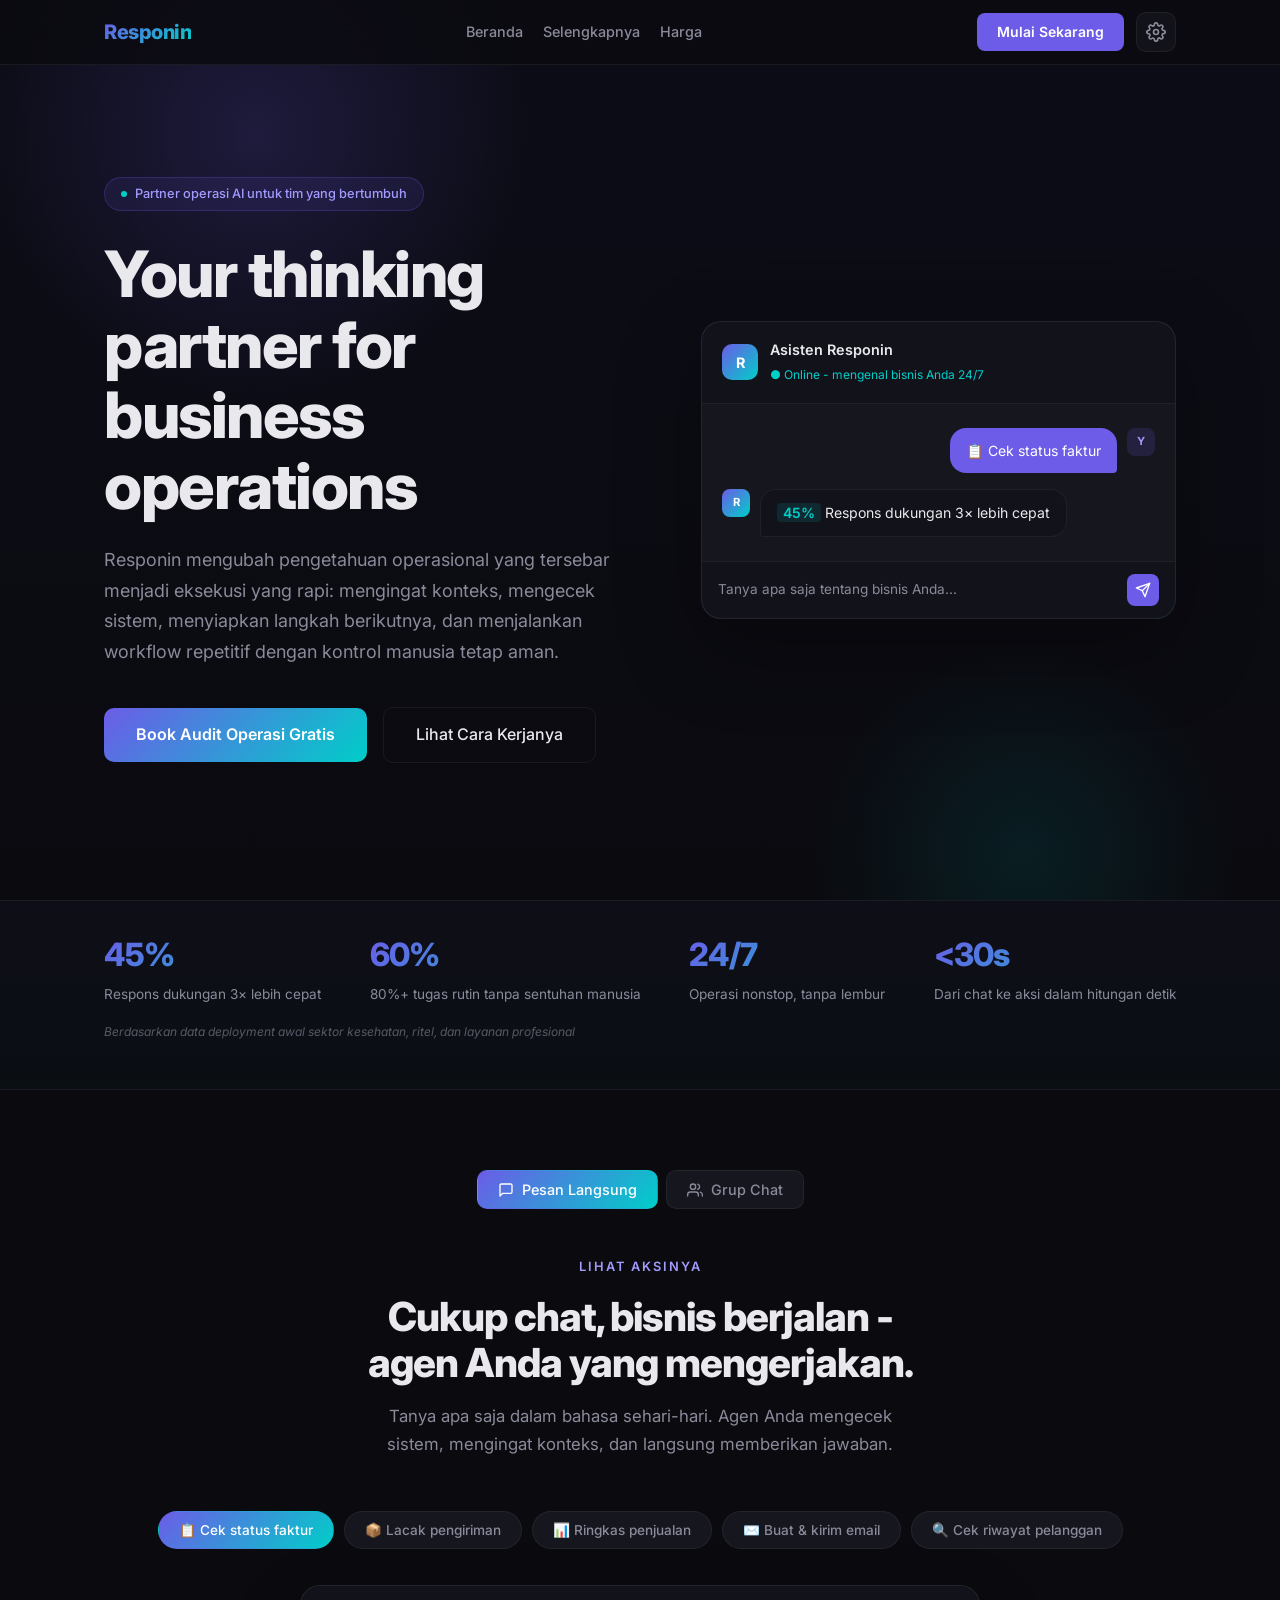
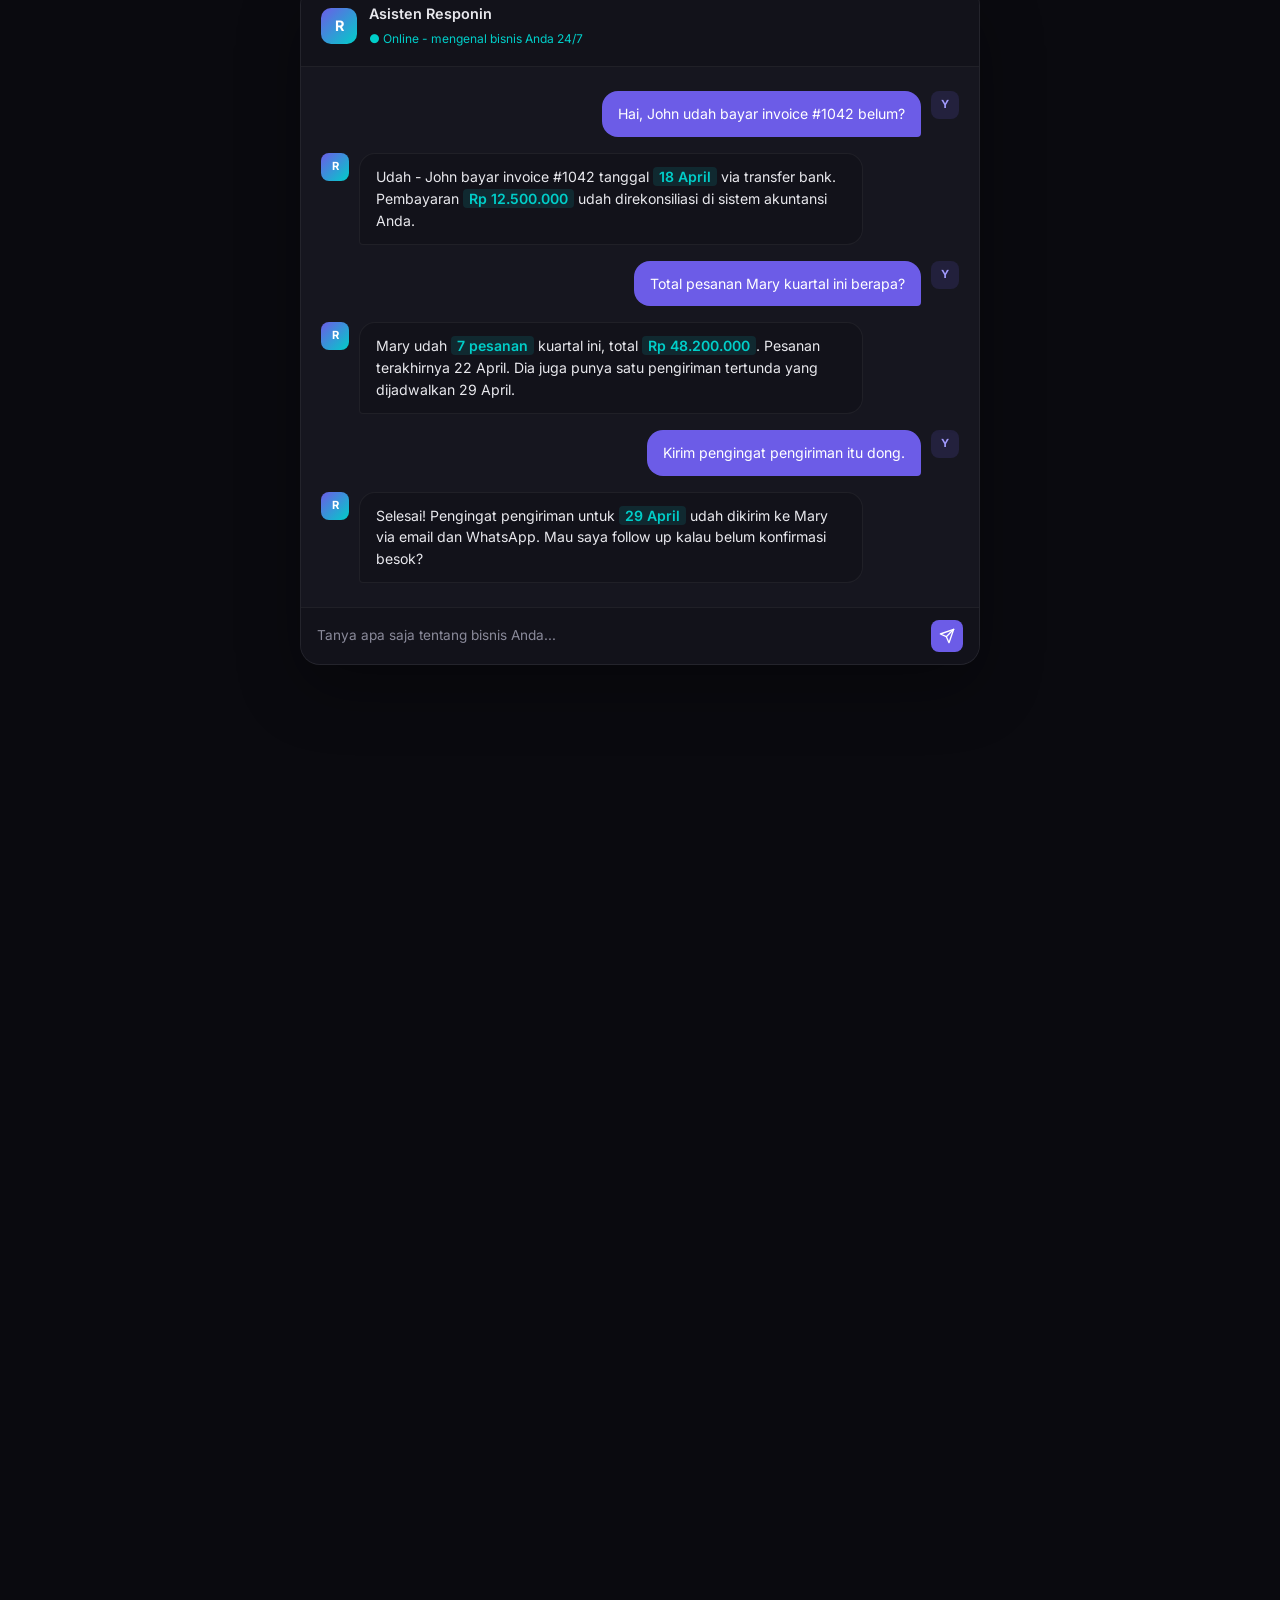
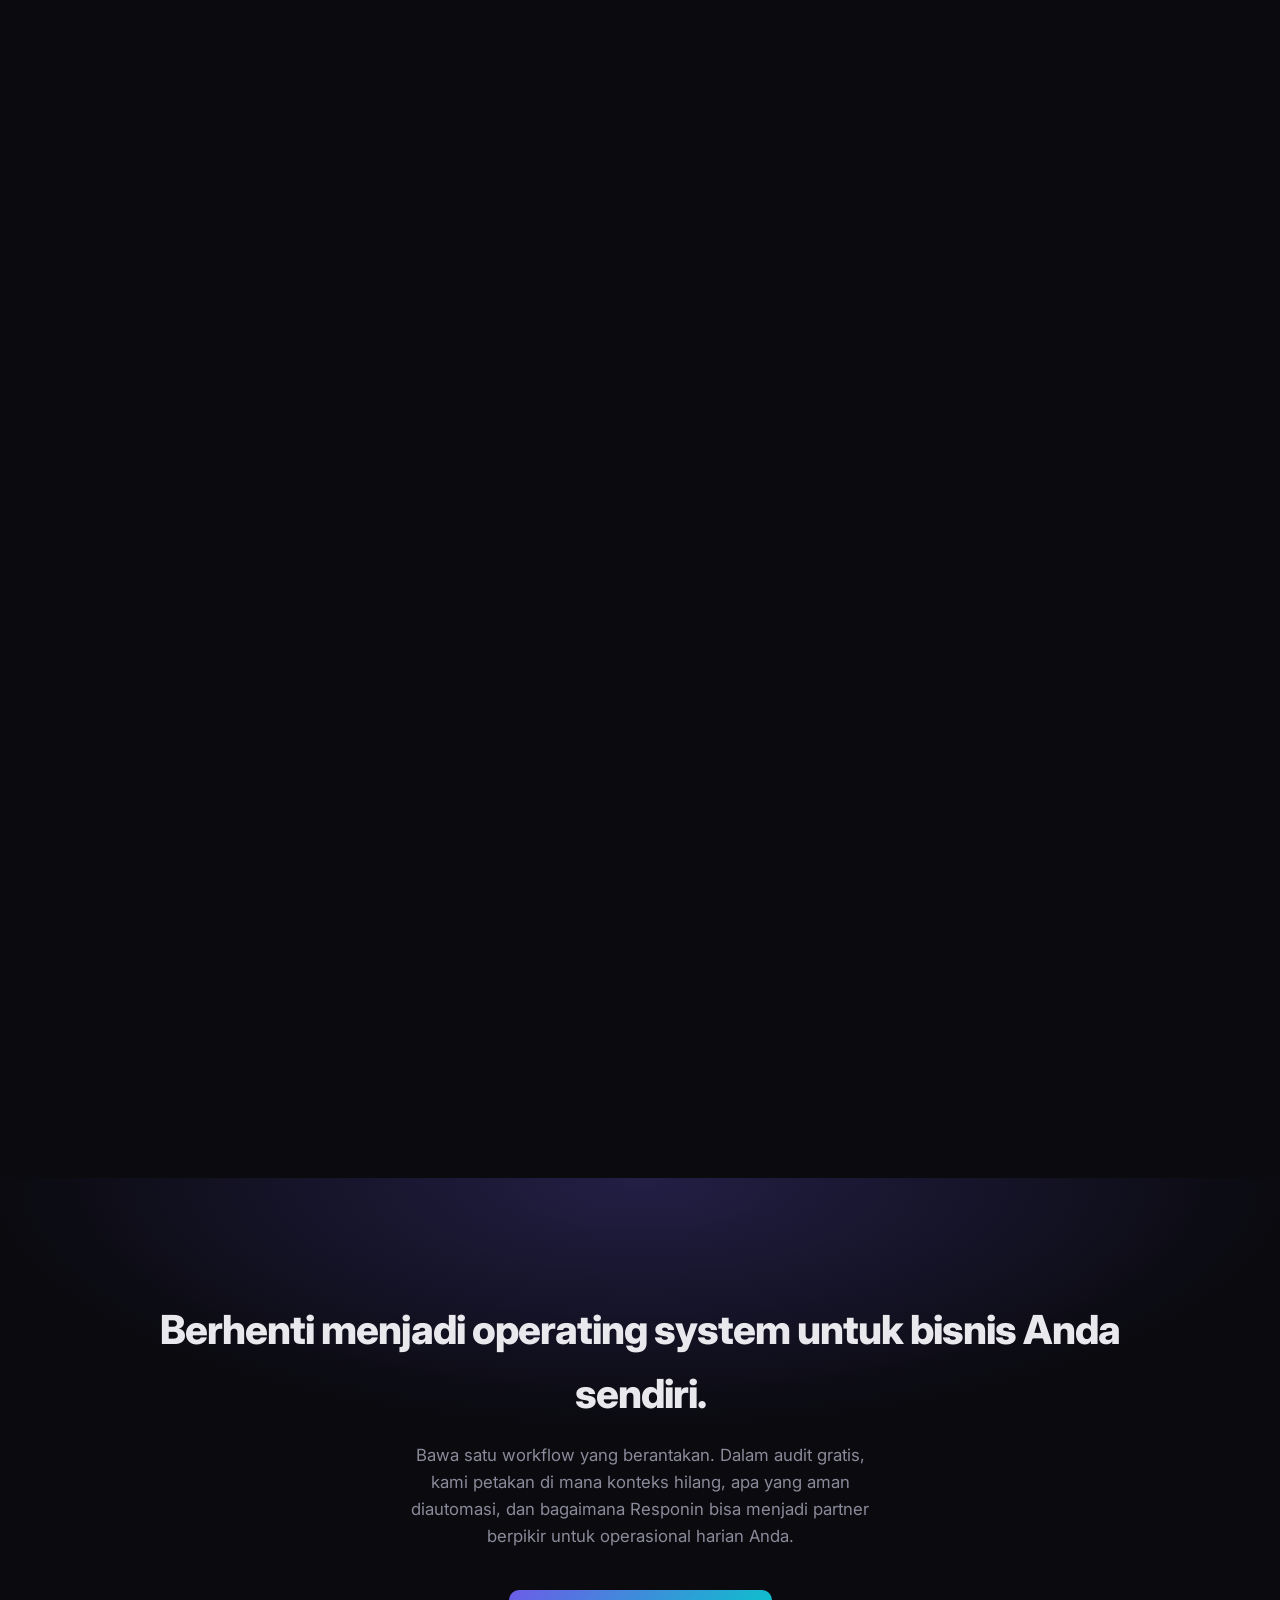
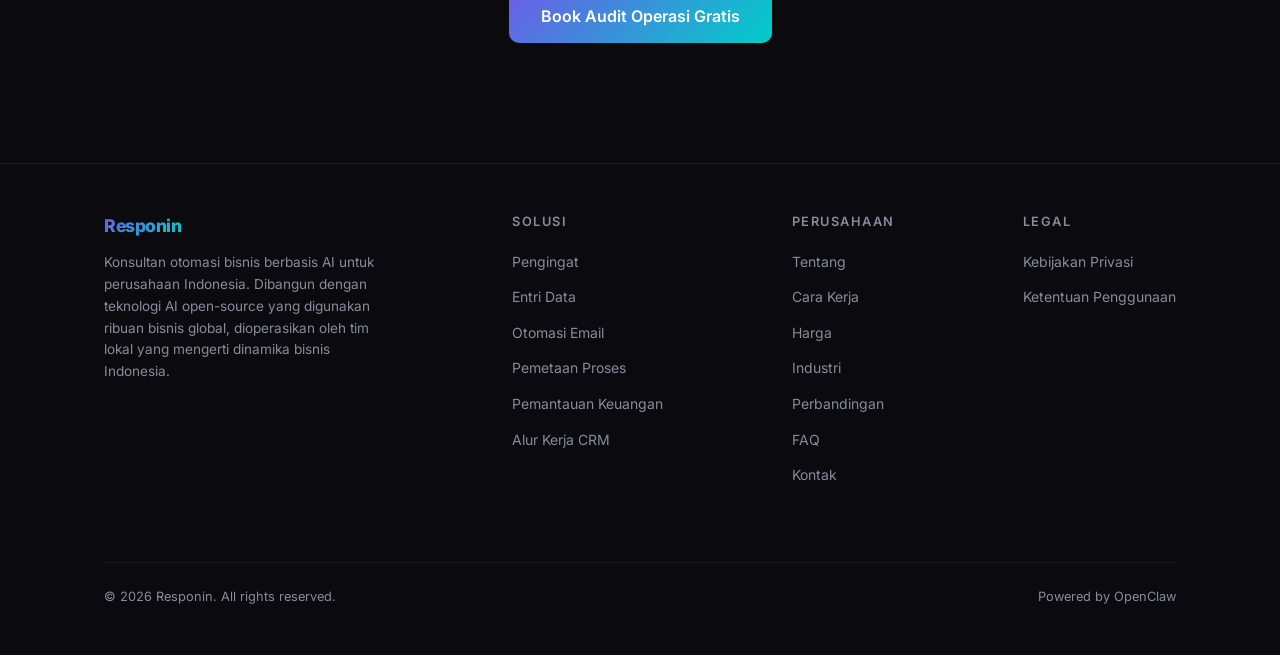
<file: index.html>
<!DOCTYPE html>
<html lang="id">
<head>
  <meta charset="UTF-8" />
  <meta name="viewport" content="width=device-width, initial-scale=1.0" />
  <title>Responin · Your Thinking Partner for Business Operations</title>
  <meta name="description" content="Responin is your thinking partner for business operations: an AI agent that remembers context, checks your systems, prepares next steps, and automates repetitive workflows safely." />

  <!-- Favicon -->
  <link rel="icon" type="image/svg+xml" href="data:image/svg+xml,%3Csvg xmlns='http://www.w3.org/2000/svg' viewBox='0 0 32 32'%3E%3Cdefs%3E%3ClinearGradient id='g' x1='0' y1='0' x2='1' y2='1'%3E%3Cstop offset='0%25' stop-color='%236c5ce7'/%3E%3Cstop offset='100%25' stop-color='%2300cec9'/%3E%3C/linearGradient%3E%3C/defs%3E%3Crect width='32' height='32' rx='8' fill='url(%23g)'/%3E%3Ctext x='16' y='23' text-anchor='middle' font-family='Inter,sans-serif' font-weight='800' font-size='20' fill='white'%3ER%3C/text%3E%3C/svg%3E" />

  <!-- Open Graph -->
  <meta property="og:title" content="Responin · Your Thinking Partner for Business Operations" />
  <meta property="og:description" content="Not another dashboard or chatbot. Responin understands your business context, moves repetitive work forward, and keeps humans in control of sensitive decisions." />
  <meta property="og:type" content="website" />
  <meta property="og:url" content="https://responin.com" />
  <meta property="og:locale" content="id_ID" />
  <meta property="og:locale:alternate" content="en_US" />
  <meta name="twitter:card" content="summary_large_image" />
  <meta name="twitter:title" content="Responin · Your Thinking Partner for Business Operations" />
  <meta name="twitter:description" content="An AI operations partner that remembers context, checks systems, prepares next steps, and safely automates repetitive workflows." />
  <meta name="theme-color" content="#6c5ce7" />
  <link rel="canonical" href="https://responin.com/" />
  <meta name="apple-mobile-web-app-capable" content="yes" />
  <meta name="apple-mobile-web-app-status-bar-style" content="black-translucent" />

  <link rel="preconnect" href="https://fonts.googleapis.com" />
  <link rel="preconnect" href="https://fonts.gstatic.com" crossorigin />
  <link rel="preload" href="https://fonts.googleapis.com/css2?family=Inter:wght@400;600;800&display=swap" as="style" onload="this.onload=null;this.rel='stylesheet'">
  <link rel="preload" href="icons.svg" as="fetch" type="image/svg+xml" crossorigin="anonymous">
  <noscript><link href="https://fonts.googleapis.com/css2?family=Inter:wght@400;600;800&display=swap" rel="stylesheet"></noscript>
  <link rel="stylesheet" href="styles.css" />
  <script type="application/ld+json">
    {
      "@context": "https://schema.org",
      "@type": "Organization",
      "name": "Responin",
      "url": "https://responin.com"
    }
  </script>
</head>
<body data-booking-url="https://calendly.com/hi-responin/30min">
  <a href="#main" class="skip-link">Skip to content</a>

  <header>
    <nav>
      <div class="container">
        <div class="nav-left">
          <a href="index.html" class="logo" aria-label="Responin home">Responin</a>
        </div>
        <div class="nav-center" aria-label="Primary navigation">
          <a href="index.html" class="nav-link" data-i18n="ui.nav_home">Home</a>
          <a href="learnmore.html" class="nav-link" data-i18n="ui.nav_more">Learn More</a>
          <a href="pricing.html" class="nav-link" data-i18n="ui.nav_pricing">Pricing</a>
        </div>
        <div class="nav-right">
          <a href="https://calendly.com/hi-responin/30min" class="nav-cta booking-link" data-i18n="ui.nav_cta" target="_blank" rel="noopener noreferrer">Get Started</a>
          <button class="nav-hamburger" type="button" data-action="open-mobile-menu" aria-label="Menu" aria-controls="mobileMenu" aria-expanded="false">
            <svg width="20" height="20"><use href="icons.svg#icon-menu"/></svg>
          </button>
          <div class="settings-wrap">
            <button class="settings-btn" type="button" data-action="toggle-settings" aria-label="Settings" aria-haspopup="true" aria-controls="settingsDropdown" aria-expanded="false">
              <svg width="20" height="20"><use href="icons.svg#icon-settings"/></svg>
            </button>
            <div class="settings-dropdown" id="settingsDropdown">
              <div class="settings-group">
                <div class="settings-group-label" data-i18n="ui.settings_language">Language</div>
                <div class="lang-switch">
                  <button class="lang-btn" data-lang="en" type="button">EN</button>
                  <button class="lang-btn active" data-lang="id" type="button">ID</button>
                </div>
              </div>
              <div class="settings-group">
                <div class="settings-group-label" data-i18n="ui.settings_theme">Theme</div>
                <div class="theme-options">
                  <button class="theme-btn" data-theme-opt="light" type="button">
                    <svg width="14" height="14"><use href="icons.svg#icon-sun"/></svg>
                    Light
                  </button>
                  <button class="theme-btn active" data-theme-opt="dark" type="button">
                    <svg width="14" height="14"><use href="icons.svg#icon-moon"/></svg>
                    Dark
                  </button>
                </div>
              </div>
            </div>
          </div>
        </div>
      </div>
    </nav>
  </header>

  <main id="main">
    <!-- Hero -->
    <section class="hero" id="hero">
      <div class="container hero-grid">
        <div class="hero-copy">
          <div class="hero-badge">
            <span class="dot"></span>
            <span data-i18n="ui.hero_badge">AI operations partner for growing teams</span>
          </div>
          <h1 data-i18n="ui.hero_title" data-i18n-html>Your thinking partner for business operations</h1>
          <p data-i18n="ui.hero_desc">Responin turns scattered operational knowledge into reliable execution: it remembers context, checks your systems, drafts next steps, and handles repetitive workflows while your team stays in control.</p>
          <div class="hero-actions">
            <a href="https://calendly.com/hi-responin/30min" class="btn-primary booking-link" target="_blank" rel="noopener noreferrer" data-i18n="ui.hero_cta_primary">Book a Free Operations Audit</a>
            <a href="#chat-demo" class="btn-secondary" data-i18n="ui.hero_cta_secondary">See How It Works</a>
          </div>
        </div>
        <aside class="hero-preview fade-up" aria-labelledby="hero-preview-title">
          <div class="chat-topbar">
            <div class="chat-topbar-avatar">R</div>
            <div class="chat-topbar-info">
              <h2 id="hero-preview-title" data-i18n="ui.chat_bot_name">Responin Assistant</h2>
              <span data-i18n="ui.chat_bot_status">● Online, remembers your business</span>
            </div>
          </div>
          <div class="hero-preview-body" aria-hidden="true">
            <div class="chat-msg user is-visible">
              <div class="chat-msg-avatar">Y</div>
              <div class="chat-msg-bubble" data-i18n="ui.chat_ex_1">📋 Check invoice status</div>
            </div>
            <div class="chat-msg agent is-visible">
              <div class="chat-msg-avatar">R</div>
              <div class="chat-msg-bubble">
                <span class="highlight">45%</span>
                <span data-i18n="ui.stat_1_label">Avg. support time reduced</span>
              </div>
            </div>
            <div class="chat-input-bar">
              <div class="chat-demo-input" data-i18n="ui.chat_placeholder">Ask anything about your business...</div>
              <span class="chat-send-btn">
                <svg width="16" height="16"><use href="icons.svg#icon-send"/></svg>
              </span>
            </div>
          </div>
        </aside>
      </div>
    </section>

    <!-- Proof Strip -->
    <section class="proof-strip" aria-label="Responin impact metrics">
      <div class="container">
        <div class="stats-bar fade-up">
          <div class="stat">
            <div class="stat-value">45%</div>
            <div class="stat-label" data-i18n="ui.stat_1_label">Avg. support time reduced</div>
          </div>
          <div class="stat">
            <div class="stat-value">60%</div>
            <div class="stat-label" data-i18n="ui.stat_2_label">Routine tasks automated</div>
          </div>
          <div class="stat">
            <div class="stat-value">24/7</div>
            <div class="stat-label" data-i18n="ui.stat_3_label">Always-on operations</div>
          </div>
          <div class="stat">
            <div class="stat-value">&lt;30s</div>
            <div class="stat-label" data-i18n="ui.stat_4_label">From command to action</div>
          </div>
        </div>
        <p class="stats-footnote" data-i18n="ui.stats_footnote">Based on early deployment data</p>
      </div>
    </section>

  <!-- Chat Demo -->
  <section class="chat-demo" id="chat-demo">
    <div class="container">
      <div class="chat-mode-tabs fade-up" data-chat-mode-tabs role="tablist" aria-label="Chat demo modes">
        <button class="chat-mode-tab active" data-chat-mode="dm" type="button" role="tab" aria-selected="true" aria-controls="dm-panel" id="dm-mode-tab">
          <svg width="16" height="16"><use href="icons.svg#icon-message"/></svg>
          <span data-i18n="ui.chat_mode_dm">Direct Message</span>
        </button>
        <button class="chat-mode-tab" data-chat-mode="group" type="button" role="tab" aria-selected="false" aria-controls="gc-panel" id="gc-mode-tab">
          <svg width="16" height="16"><use href="icons.svg#icon-users"/></svg>
          <span data-i18n="ui.chat_mode_gc">Group Chat</span>
        </button>
      </div>

      <div class="chat-mode-panel" id="dm-panel" role="tabpanel" aria-labelledby="dm-mode-tab">
        <div class="chat-demo-header fade-up" id="dm-header">
          <p class="section-label" data-i18n="ui.chat_label">See It In Action</p>
          <h2 class="section-title" data-i18n="ui.chat_title">Ask once. Get the context, status, and next action.</h2>
          <p class="section-desc" data-i18n="ui.chat_desc">Ask anything in plain language. Your agent checks your systems, remembers context, and gives you the answer instantly.</p>
        </div>

        <div class="chat-tabs fade-up" id="dm-tabs" data-chat-tabs="primary" role="tablist" aria-label="Direct message examples">
          <button class="chat-tab active" data-scenario="invoice" type="button" role="tab" aria-selected="true" data-i18n="ui.chat_ex_1">📋 Check invoice status</button>
          <button class="chat-tab" data-scenario="delivery" type="button" role="tab" aria-selected="false" data-i18n="ui.chat_ex_2">📦 Track deliveries</button>
          <button class="chat-tab" data-scenario="sales" type="button" role="tab" aria-selected="false" data-i18n="ui.chat_ex_3">📊 Summarize sales</button>
          <button class="chat-tab" data-scenario="email" type="button" role="tab" aria-selected="false" data-i18n="ui.chat_ex_4">✉️ Draft &amp; send emails</button>
          <button class="chat-tab" data-scenario="customer" type="button" role="tab" aria-selected="false" data-i18n="ui.chat_ex_5">🔍 Look up customer history</button>
        </div>

        <div class="chat-window fade-up" id="dm-window" aria-live="polite">
          <div class="chat-topbar">
            <div class="chat-topbar-avatar">R</div>
            <div class="chat-topbar-info">
              <h4 data-i18n="ui.chat_bot_name">Responin Assistant</h4>
              <span data-i18n="ui.chat_bot_status">● Online, remembers your business</span>
            </div>
          </div>
          <div class="chat-messages" id="chatMessages"></div>
          <div class="chat-input-bar" aria-hidden="true">
            <div class="chat-demo-input" data-i18n="ui.chat_placeholder">Ask anything about your business...</div>
            <span class="chat-send-btn">
              <svg width="16" height="16"><use href="icons.svg#icon-send"/></svg>
            </span>
          </div>
        </div>
      </div>

      <div class="chat-mode-panel is-hidden" id="gc-panel" role="tabpanel" aria-labelledby="gc-mode-tab" aria-hidden="true">
        <div class="chat-demo-header fade-up" id="gc-header">
          <p class="section-label" data-i18n="ui.gc_label">Or... Add It to a Group Chat</p>
          <h2 class="section-title" data-i18n="ui.gc_title">Your AI agent works alongside your team, like a colleague who never sleeps.</h2>
          <p class="section-desc" data-i18n="ui.gc_desc">Add Responin to your team channels. It monitors, summarizes, escalates, and acts, so your team spends less time coordinating and more time executing.</p>
        </div>

        <div class="chat-tabs fade-up" id="gc-tabs" data-chat-tabs="group" role="tablist" aria-label="Group chat examples">
          <button class="chat-tab active" data-gc-scenario="project" type="button" role="tab" aria-selected="true" data-i18n="ui.gc_ex_1">📋 Project status update</button>
          <button class="chat-tab" data-gc-scenario="escalation" type="button" role="tab" aria-selected="false" data-i18n="ui.gc_ex_2">🚨 Order escalation</button>
          <button class="chat-tab" data-gc-scenario="briefing" type="button" role="tab" aria-selected="false" data-i18n="ui.gc_ex_3">📊 Weekly briefing</button>
        </div>

        <div class="chat-window group-chat-window fade-up" id="gc-window" aria-live="polite">
          <div class="chat-topbar group-chat-topbar">
            <div class="gc-avatars">
              <div class="gc-avatar gc-avatar-a">A</div>
              <div class="gc-avatar gc-avatar-s">S</div>
              <div class="gc-avatar gc-avatar-r">R</div>
            </div>
            <div class="chat-topbar-info">
              <h4 data-i18n="ui.gc_group_name">Marketing & Ops</h4>
              <span data-i18n="ui.gc_group_status">Rizal, Andi, Sari & Responin</span>
            </div>
          </div>
          <div class="chat-messages" id="gcMessages"></div>
          <div class="chat-input-bar" aria-hidden="true">
            <div class="chat-demo-input" data-i18n="ui.gc_placeholder">Type a message...</div>
            <span class="chat-send-btn">
              <svg width="16" height="16"><use href="icons.svg#icon-send"/></svg>
            </span>
          </div>
        </div>
      </div>
    </div>
  </section>

  <!-- The Problem -->
  <section class="section content-auto" id="problem">
    <div class="container">
      <div class="fade-up">
        <p class="section-label" data-i18n="ui.problem_label">The Problem</p>
        <h2 class="section-title" data-i18n="ui.problem_title">Your business is not short on effort. It is short on operational leverage.</h2>
        <p class="section-desc" data-i18n="ui.problem_desc">As the business grows, the same hidden work keeps multiplying: checking status, translating decisions into tasks, updating systems, chasing approvals, and remembering what changed.</p>
      </div>
      <div class="problem-grid">
        <div class="problem-card fade-up">
          <div class="problem-icon">⏳</div>
          <h3 data-i18n="ui.problem_card_1_title">The Admin Black Hole</h3>
          <p data-i18n="ui.problem_card_1_desc">Average employees spend 2+ hours daily on admin tasks like data entry, status updates, meeting notes, and follow-ups. That's 25% of every workday that produces zero strategic value.</p>
        </div>
        <div class="problem-card fade-up">
          <div class="problem-icon">🔗</div>
          <h3 data-i18n="ui.problem_card_2_title">Disconnected Systems</h3>
          <p data-i18n="ui.problem_card_2_desc">Your CRM doesn't talk to your email. Your calendar doesn't update your project board. Your finance tool doesn't flag your operations. Every gap is a dropped ball and a manual bridge.</p>
        </div>
        <div class="problem-card fade-up">
          <div class="problem-icon">📉</div>
          <h3 data-i18n="ui.problem_card_3_title">Human Bottlenecks</h3>
          <p data-i18n="ui.problem_card_3_desc">Every process that requires a person to "check and route" is a process that stops when that person is busy, asleep, or on leave. Your operations run at human speed, not business speed.</p>
        </div>
        <div class="problem-card fade-up">
          <div class="problem-icon">💸</div>
          <h3 data-i18n="ui.problem_card_4_title">Scale = More Headcount</h3>
          <p data-i18n="ui.problem_card_4_desc">Traditional scaling means hiring more people to do more of the same. More coordinators, more assistants, more overhead. The cost compounds, but the output per person doesn't.</p>
        </div>
        <div class="problem-card fade-up">
          <div class="problem-icon">🧠</div>
          <h3 data-i18n="ui.problem_card_5_title">Decision Fatigue & Information Overload</h3>
          <p data-i18n="ui.problem_card_5_desc">Your managers drown in dashboards, reports, and notifications daily. Critical signals get buried in noise; important decisions delayed or made on gut instead of data.</p>
        </div>
        <div class="problem-card fade-up">
          <div class="problem-icon">🎯</div>
          <h3 data-i18n="ui.problem_card_6_title">Inconsistent Execution</h3>
          <p data-i18n="ui.problem_card_6_desc">The same process gets done differently by different people. Steps get skipped, details slip, and quality depends on who's working that day, not on a reliable standard.</p>
        </div>
      </div>
    </div>
  </section>

  <!-- Why Responin -->
  <section class="section content-auto" id="why">
    <div class="container">
      <div class="fade-up">
        <p class="section-label" data-i18n="ui.why_label">Why Responin</p>
        <h2 class="section-title" data-i18n="ui.why_title">A thinking partner that understands context and moves work forward.</h2>
      </div>
      <div class="why-pillars fade-up">
        <div class="why-pillar">
          <div class="why-pillar-icon">🧠</div>
          <h3 data-i18n="ui.why_p1_title">Learns, Doesn't Just Execute</h3>
          <p data-i18n="ui.why_p1_desc">Your agent builds institutional memory, remembering your people, processes, and preferences. It gets smarter about your business every single day, not just every prompt.</p>
        </div>
        <div class="why-pillar">
          <div class="why-pillar-icon">⚡</div>
          <h3 data-i18n="ui.why_p2_title">Acts, Doesn't Just Advise</h3>
          <p data-i18n="ui.why_p2_desc">Goes beyond "here's what you should do." Your Responin agent sends the email, updates the CRM, escalates the ticket, and follows up on your behalf, with your context.</p>
        </div>
        <div class="why-pillar">
          <div class="why-pillar-icon">🛡️</div>
          <h3 data-i18n="ui.why_p3_title">Safe, Not Reckless</h3>
          <p data-i18n="ui.why_p3_desc">Human-in-the-loop safeguards mean you approve what matters. The agent handles the volume; you handle the nuance. Your data stays in your environment, never shared, never training public models.</p>
        </div>
      </div>
    </div>
  </section>

  <!-- How It Works -->
  <section class="section content-auto" id="how">
    <div class="container">
      <div class="fade-up">
        <p class="section-label" data-i18n="ui.how_label">How It Works</p>
        <h2 class="section-title" data-i18n="ui.how_title">How Responin becomes your operations thinking layer.</h2>
        <p class="section-desc" data-i18n="ui.how_desc">We don't plug in a tool and walk away. We architect, deploy, and refine an AI operation that becomes part of how your business runs.</p>
      </div>
      <div class="steps">
        <div class="step fade-up">
          <div class="step-number">1</div>
          <h3 data-i18n="ui.step_1_title">We Learn Your Business</h3>
          <p data-i18n="ui.step_1_desc">We dive into your workflows, identify the highest-ROI automation opportunities, and map every handoff, bottleneck, and exception. You don't need to prepare anything; just tell us what keeps you up at night.</p>
        </div>
        <div class="step fade-up">
          <div class="step-number">2</div>
          <h3 data-i18n="ui.step_2_title">Your Agent Gets Built</h3>
          <p data-i18n="ui.step_2_desc">We configure memory, instructions, integrations, triggers, and escalation rules around your existing tools and decision standards.</p>
        </div>
        <div class="step fade-up">
          <div class="step-number">3</div>
          <h3 data-i18n="ui.step_3_title">It Starts Working on Day 1</h3>
          <p data-i18n="ui.step_3_desc">We launch your agent into production with human-in-the-loop safeguards. It starts handling volume immediately; your people handle the nuance. You'll feel the time savings from week one.</p>
        </div>
        <div class="step fade-up">
          <div class="step-number">4</div>
          <h3 data-i18n="ui.step_4_title">It Keeps Getting Smarter</h3>
          <p data-i18n="ui.step_4_desc">Your agent learns from every interaction. We continuously refine, expand scope, and add new automations as your business grows, so your AI operations compound in value over time.</p>
        </div>
      </div>
    </div>
  </section>

  <!-- Learn More Bridge -->
  <section class="section content-auto" id="learnmore-bridge">
    <div class="container">
      <div class="fade-up">
        <p class="section-label" data-i18n="ui.bridge_label">Next Step</p>
        <h2 class="section-title" data-i18n="ui.bridge_title">Want the full picture before booking?</h2>
        <p class="section-desc" data-i18n="ui.bridge_desc">Explore detailed solutions, industry examples, and a side-by-side comparison so the consultation can focus on your exact workflow.</p>
      </div>
      <div class="navigation-card-grid">
        <a href="learnmore.html#solutions" class="navigation-card fade-up">
          <div class="problem-icon">🧩</div>
          <h3 data-i18n="ui.bridge_card_1_title">Core Solutions</h3>
          <p data-i18n="ui.bridge_card_1_desc">See the concrete workflows Responin can run across reminders, inboxes, CRM, reporting, and support.</p>
        </a>
        <a href="learnmore.html#industries" class="navigation-card fade-up">
          <div class="problem-icon">🏭</div>
          <h3 data-i18n="ui.bridge_card_2_title">Industry Playbooks</h3>
          <p data-i18n="ui.bridge_card_2_desc">Review before/after scenarios for retail, finance, startup teams, and other operational contexts.</p>
        </a>
        <a href="learnmore.html#vs-generic" class="navigation-card fade-up">
          <div class="problem-icon">⚖️</div>
          <h3 data-i18n="ui.bridge_card_3_title">Responin vs Generic AI</h3>
          <p data-i18n="ui.bridge_card_3_desc">Understand the difference between one-off chat tools and an operations partner with memory, context, and safe action.</p>
        </a>
      </div>
      <div class="hero-actions fade-up justify-center mt-24">
        <a href="learnmore.html" class="btn-secondary" data-i18n="ui.bridge_cta">Explore the full Learn More page</a>
      </div>
    </div>
  </section>

  <!-- CTA -->
  <section class="section cta-section" id="cta">
    <div class="container fade-up">
      <h2 data-i18n="ui.cta_title">Stop being the operating system for your business.</h2>
      <p data-i18n="ui.cta_desc">Bring one messy workflow. In a free audit, we will identify where context gets lost, what can be automated safely, and how Responin can become your thinking partner for day-to-day operations.</p>
      <a href="https://calendly.com/hi-responin/30min" class="btn-primary booking-link" target="_blank" rel="noopener noreferrer" data-i18n="ui.cta_btn">Book My Free Operations Audit</a>
    </div>
  </section>

  <!-- Footer -->
  <footer>
    <div class="container">
      <div class="footer-brand">
        <div class="logo">Responin</div>
        <p data-i18n="ui.footer_desc">AI operations consulting and agent deployment for teams that want faster execution, clearer context, and safer automation across their existing tools.</p>
      </div>
      <div class="footer-col">
        <h4 data-i18n="ui.footer_solutions">Solutions</h4>
        <ul>
          <li><a href="learnmore.html#solutions" data-i18n="ui.foot_sol_1">Reminders</a></li>
          <li><a href="learnmore.html#solutions" data-i18n="ui.foot_sol_2">Data Entry</a></li>
          <li><a href="learnmore.html#solutions" data-i18n="ui.foot_sol_3">Email Automation</a></li>
          <li><a href="learnmore.html#solutions" data-i18n="ui.foot_sol_4">Process Mapping</a></li>
          <li><a href="learnmore.html#solutions" data-i18n="ui.foot_sol_5">Financial Monitoring</a></li>
          <li><a href="learnmore.html#solutions" data-i18n="ui.foot_sol_6">CRM Workflows</a></li>
        </ul>
      </div>
      <div class="footer-col">
        <h4 data-i18n="ui.footer_company">Company</h4>
        <ul>
          <li><a href="#why" data-i18n="ui.foot_comp_1">About</a></li>
          <li><a href="#how" data-i18n="ui.foot_comp_2">How It Works</a></li>
          <li><a href="pricing.html" data-i18n="ui.nav_pricing">Pricing</a></li>
          <li><a href="learnmore.html#industries" data-i18n="ui.foot_comp_3">Industries</a></li>
          <li><a href="learnmore.html#vs-generic" data-i18n="ui.foot_comp_4">Compare</a></li>
          <li><a href="learnmore.html#faq" data-i18n="ui.foot_comp_6">FAQ</a></li>
          <li><a href="#cta" data-i18n="ui.foot_comp_5">Contact</a></li>
        </ul>
      </div>
      <div class="footer-col">
        <h4 data-i18n="ui.footer_legal">Legal</h4>
        <ul>
          <li><a href="privacy.html" data-i18n="ui.foot_legal_1">Privacy Policy</a></li>
          <li><a href="termsofuse.html" data-i18n="ui.foot_legal_2">Terms of Use</a></li>
        </ul>
      </div>
      <div class="footer-bottom">
        <span>© 2026 Responin. All rights reserved.</span>
        <span>Powered by OpenClaw</span>
      </div>
    </div>
  </footer>

  </main>

  <!-- Mobile Menu -->
  <div class="mobile-menu-overlay" id="mobileOverlay" data-action="close-mobile-menu" aria-hidden="true"></div>
  <div class="mobile-menu" id="mobileMenu" role="dialog" aria-modal="true" aria-labelledby="mobileMenuTitle" aria-hidden="true">
    <div class="mobile-menu-header">
      <span class="logo" id="mobileMenuTitle">Responin</span>
      <button class="mobile-menu-close" type="button" data-action="close-mobile-menu" aria-label="Close menu">
        <svg width="18" height="18"><use href="icons.svg#icon-x"/></svg>
      </button>
    </div>
    <div class="mobile-menu-body">
      <div class="mobile-menu-links">
        <a href="index.html" class="mobile-menu-link" data-i18n="ui.nav_home" data-mobile-close>Home</a>
        <a href="learnmore.html" class="mobile-menu-link" data-i18n="ui.nav_more" data-mobile-close>Learn More</a>
        <a href="pricing.html" class="mobile-menu-link" data-i18n="ui.nav_pricing" data-mobile-close>Pricing</a>
      </div>
    </div>
    <div class="mobile-menu-settings">
      <div class="settings-group-label" data-i18n="ui.settings_language">Language</div>
      <div class="lang-switch mb-12">
        <button class="lang-btn" data-lang="en" type="button">EN</button>
        <button class="lang-btn active" data-lang="id" type="button">ID</button>
      </div>
      <div class="settings-group-label" data-i18n="ui.settings_theme">Theme</div>
      <div class="theme-options">
        <button class="theme-btn" data-theme-opt="light" type="button">
          <svg width="14" height="14"><use href="icons.svg#icon-sun"/></svg>
          Light
        </button>
        <button class="theme-btn active" data-theme-opt="dark" type="button">
          <svg width="14" height="14"><use href="icons.svg#icon-moon"/></svg>
          Dark
        </button>
      </div>
    </div>
  </div>

  <!-- Sticky CTA Mobile -->
  <div class="sticky-cta-mobile" id="stickyCtaMobile">
    <a href="https://calendly.com/hi-responin/30min" class="booking-link" target="_blank" rel="noopener noreferrer">
      <svg width="16" height="16"><use href="icons.svg#icon-mail"/></svg>
      <span data-i18n="ui.sticky_cta_text">Join the Waitlist</span>
    </a>
  </div>

  <script src="i18n.js" defer></script>
  <script src="app.js" defer></script>
</body>
</html>
</file>
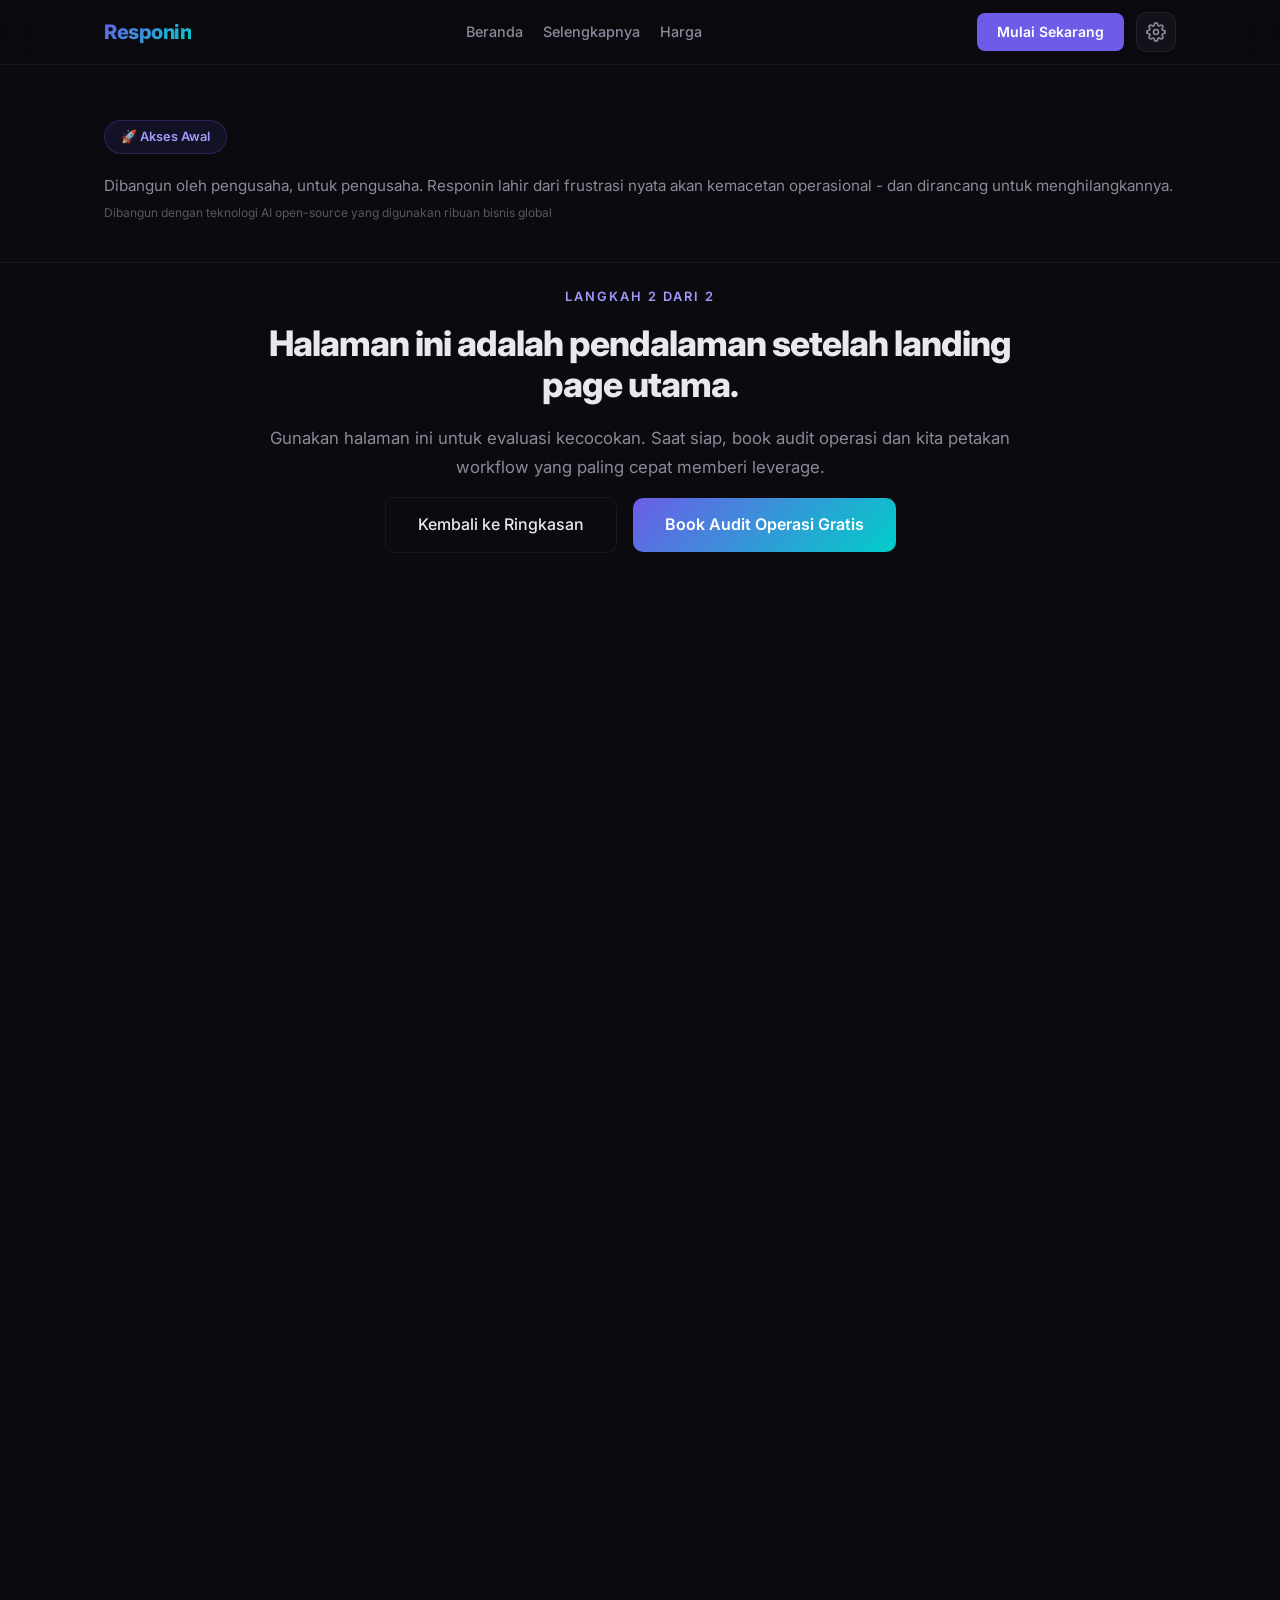
<file: learnmore.html>
<!DOCTYPE html>
<html lang="id">
<head>
  <meta charset="UTF-8" />
  <meta name="viewport" content="width=device-width, initial-scale=1.0" />
  <title>Responin · More Information</title>
  <meta name="description" content="Explore Responin's core solutions, industry playbooks, and see how an AI operations partner compares to generic chat tools." />

  <!-- Favicon -->
  <link rel="icon" type="image/svg+xml" href="data:image/svg+xml,%3Csvg xmlns='http://www.w3.org/2000/svg' viewBox='0 0 32 32'%3E%3Cdefs%3E%3ClinearGradient id='g' x1='0' y1='0' x2='1' y2='1'%3E%3Cstop offset='0%25' stop-color='%236c5ce7'/%3E%3Cstop offset='100%25' stop-color='%2300cec9'/%3E%3C/linearGradient%3E%3C/defs%3E%3Crect width='32' height='32' rx='8' fill='url(%23g)'/%3E%3Ctext x='16' y='23' text-anchor='middle' font-family='Inter,sans-serif' font-weight='800' font-size='20' fill='white'%3ER%3C/text%3E%3C/svg%3E" />

  <link rel="preconnect" href="https://fonts.googleapis.com" />
  <link rel="preconnect" href="https://fonts.gstatic.com" crossorigin />
  <link rel="preload" href="https://fonts.googleapis.com/css2?family=Inter:wght@400;600;800&display=swap" as="style" onload="this.onload=null;this.rel='stylesheet'">
  <link rel="preload" href="icons.svg" as="fetch" type="image/svg+xml" crossorigin="anonymous">
  <noscript><link href="https://fonts.googleapis.com/css2?family=Inter:wght@400;600;800&display=swap" rel="stylesheet"></noscript>
  <link rel="stylesheet" href="styles.css" />
</head>
<body data-booking-url="https://calendly.com/hi-responin/30min">
  <a href="#main" class="skip-link">Skip to content</a>

  <header>
    <nav>
      <div class="container">
        <div class="nav-left">
          <a href="index.html" class="logo" aria-label="Responin home">Responin</a>
        </div>
        <div class="nav-center" aria-label="Primary navigation">
          <a href="index.html" class="nav-link" data-i18n="ui.nav_home">Home</a>
          <a href="learnmore.html" class="nav-link" data-i18n="ui.nav_more">Learn More</a>
          <a href="pricing.html" class="nav-link" data-i18n="ui.nav_pricing">Pricing</a>
        </div>
        <div class="nav-right">
          <a href="https://calendly.com/hi-responin/30min" class="nav-cta booking-link" data-i18n="ui.nav_cta" target="_blank" rel="noopener noreferrer">Get Started</a>
          <button class="nav-hamburger" type="button" data-action="open-mobile-menu" aria-label="Menu" aria-controls="mobileMenu" aria-expanded="false">
            <svg width="20" height="20"><use href="icons.svg#icon-menu"/></svg>
          </button>
          <div class="settings-wrap">
            <button class="settings-btn" type="button" data-action="toggle-settings" aria-label="Settings" aria-haspopup="true" aria-controls="settingsDropdown" aria-expanded="false">
              <svg width="20" height="20"><use href="icons.svg#icon-settings"/></svg>
            </button>
            <div class="settings-dropdown" id="settingsDropdown">
              <div class="settings-group">
                <div class="settings-group-label" data-i18n="ui.settings_language">Language</div>
                <div class="lang-switch">
                  <button class="lang-btn" data-lang="en" type="button">EN</button>
                  <button class="lang-btn active" data-lang="id" type="button">ID</button>
                </div>
              </div>
              <div class="settings-group">
                <div class="settings-group-label" data-i18n="ui.settings_theme">Theme</div>
                <div class="theme-options">
                  <button class="theme-btn" data-theme-opt="light" type="button">
                    <svg width="14" height="14"><use href="icons.svg#icon-sun"/></svg>
                    Light
                  </button>
                  <button class="theme-btn active" data-theme-opt="dark" type="button">
                    <svg width="14" height="14"><use href="icons.svg#icon-moon"/></svg>
                    Dark
                  </button>
                </div>
              </div>
            </div>
          </div>
        </div>
      </div>
    </nav>
  </header>

  <main id="main">
    <!-- Social Proof / Early Access -->
    <section class="social-proof-section learnmore-proof-offset">
      <div class="container fade-up">
        <div class="social-proof-inner">
          <div class="social-proof-badge" data-i18n="ui.proof_badge">🚀 Early Access</div>
          <div class="social-proof-content">
            <p class="social-proof-text" data-i18n="ui.proof_text">Built for founders and operators who are tired of being the routing layer for every update, approval, reminder, and follow-up.</p>
            <div class="social-proof-credit" data-i18n="ui.proof_credit">Implemented as a guided service with privacy-first AI agent architecture</div>
          </div>
        </div>
      </div>
    </section>

    <!-- Journey Context -->
    <section class="section section-compact" id="journey-context">
      <div class="container fade-up text-center">
        <p class="section-label" data-i18n="ui.lm_step_label">Step 2 of 2</p>
        <h2 class="section-title learnmore-step-title" data-i18n="ui.lm_step_title">This page is your deeper dive after the main landing page.</h2>
        <p class="section-desc section-desc-wide" data-i18n="ui.lm_step_desc">Use this to evaluate fit. When you're ready, book an operations audit and we'll map the workflow where Responin can create leverage fastest.</p>
        <div class="hero-actions justify-center">
          <a href="index.html#how" class="btn-secondary" data-i18n="ui.lm_back_overview">Back to Overview</a>
          <a href="https://calendly.com/hi-responin/30min" class="btn-primary booking-link" target="_blank" rel="noopener noreferrer" data-i18n="ui.hero_cta_primary">Book Free Operations Audit</a>
        </div>
      </div>
    </section>

    <!-- Core Solutions -->
    <section class="section content-auto" id="solutions">
      <div class="container">
        <div class="fade-up">
          <p class="section-label" data-i18n="ui.solutions_label">Core Solutions</p>
          <h2 class="section-title" data-i18n="ui.solutions_title">From chat instructions to real execution.</h2>
          <p class="section-desc" data-i18n="ui.solutions_desc">Responin turns plain-language requests into reliable action across your existing tools-with context, memory, and clear escalation rules.</p>
        </div>
        <div class="solutions-grid">
          <div class="solution-card fade-up">
            <div class="solution-icon">🔔</div>
            <h3 data-i18n="ui.sol_1_title">Intelligent Internal Reminders</h3>
            <p data-i18n="ui.sol_1_desc">Never let a task slip through the cracks. Our proactive AI monitors your timeline and ensures your team stays ahead of every deadline, not just reminding, but contextually nudging with the right info at the right time.</p>
            <span class="solution-tag" data-i18n="ui.sol_1_tag">Deadline Management</span>
          </div>
          <div class="solution-card fade-up">
            <div class="solution-icon">💬</div>
            <h3 data-i18n="ui.sol_2_title">Natural Language Data Entry</h3>
            <p data-i18n="ui.sol_2_desc">Forget complex spreadsheets and rigid forms. Update your business databases simply by speaking or typing in plain English or Bahasa Indonesia. The agent understands context, maps it to fields, and logs it accurately.</p>
            <span class="solution-tag" data-i18n="ui.sol_2_tag">Multilingual</span>
          </div>
          <div class="solution-card fade-up">
            <div class="solution-icon">✉️</div>
            <h3 data-i18n="ui.sol_3_title">Automated Email Orchestration</h3>
            <p data-i18n="ui.sol_3_desc">From drafting personalized responses to sending scheduled updates and escalating unanswered threads, our AI manages your inbox with professional precision. High-confidence emails go out automatically; complex ones get human review.</p>
            <span class="solution-tag" data-i18n="ui.sol_3_tag">Smart Escalation</span>
          </div>
          <div class="solution-card fade-up">
            <div class="solution-icon">🗺️</div>
            <h3 data-i18n="ui.sol_4_title">End-to-End Process Mapping</h3>
            <p data-i18n="ui.sol_4_desc">Beyond simple tasks, we architect custom automation instances tailored to your industry. From multi-step approval chains to cross-department handoffs, your agent handles every process with memory and context.</p>
            <span class="solution-tag" data-i18n="ui.sol_4_tag">Custom Architecture</span>
          </div>
          <div class="solution-card fade-up">
            <div class="solution-icon">📊</div>
            <h3 data-i18n="ui.sol_5_title">Financial Monitoring & Alerts</h3>
            <p data-i18n="ui.sol_5_desc">Your AI agent connects to accounting and banking systems, monitors cash position daily, alerts when thresholds are crossed, manages overdue invoices with escalation logic, and generates weekly projections autonomously.</p>
            <span class="solution-tag" data-i18n="ui.sol_5_tag">Cash Flow Intelligence</span>
          </div>
          <div class="solution-card fade-up">
            <div class="solution-icon">🤝</div>
            <h3 data-i18n="ui.sol_6_title">Sales & CRM Workflows</h3>
            <p data-i18n="ui.sol_6_desc">Auto-discover new contacts, log meeting notes from a quick voice message, and get proactive alerts when deals go stale. Your AI agent ensures nothing falls through the cracks, so reps spend time closing, not clerking.</p>
            <span class="solution-tag" data-i18n="ui.sol_6_tag">Pipeline Acceleration</span>
          </div>
          <div class="solution-card fade-up">
            <div class="solution-icon">🎧</div>
            <h3 data-i18n="ui.sol_7_title">Customer Support Automation</h3>
            <p data-i18n="ui.sol_7_desc">An AI agent monitors inbound support channels, reads requests, consults your knowledge base, and drafts responses. 60%+ handled autonomously. The rest? Pre-drafted and ready for one-click human review.</p>
            <span class="solution-tag" data-i18n="ui.sol_7_tag">Tier-0 Support</span>
          </div>
          <div class="solution-card fade-up">
            <div class="solution-icon">📋</div>
            <h3 data-i18n="ui.sol_8_title">Intelligent Reporting & Briefings</h3>
            <p data-i18n="ui.sol_8_desc">Daily standups, weekly summaries, monthly reviews: all generated automatically. Your AI agent compiles data from every system, surfaces what matters, and delivers briefings to the right people at the right time.</p>
            <span class="solution-tag" data-i18n="ui.sol_8_tag">Auto-Briefings</span>
          </div>
          <div class="solution-card fade-up">
            <div class="solution-icon">📅</div>
            <h3 data-i18n="ui.sol_9_title">Scheduling & Calendar Intelligence</h3>
            <p data-i18n="ui.sol_9_desc">Stop playing email ping-pong to find meeting times. Your AI agent reads availability across time zones, proposes optimal slots, sends invites, handles reschedules, and even prepends context briefs before each meeting, so you show up prepared, every time.</p>
            <span class="solution-tag" data-i18n="ui.sol_9_tag">Smart Coordination</span>
          </div>
        </div>
      </div>
    </section>

    <!-- Industries -->
    <section class="section content-auto" id="industries">
      <div class="container">
        <div class="fade-up">
          <p class="section-label" data-i18n="ui.industries_label">Industries</p>
          <h2 class="section-title" data-i18n="ui.industries_title">Built for any business. Specialized for yours.</h2>
          <p class="section-desc" data-i18n="ui.industries_desc">Every industry has its own processes, terminology, and edge cases. We build agents that understand the nuances of your domain, not just generic automation.</p>
        </div>
        <div class="industries-featured fade-up">
          <div class="industry-deep">
            <div class="industry-deep-icon">🛒</div>
            <h3 data-i18n="ui.sec_retail_title">Retail & Commerce</h3>
            <div class="industry-before-after">
              <div class="industry-ba before">
                <div class="industry-ba-label" data-i18n="ui.sec_retail_before_label">Before</div>
                <p data-i18n="ui.sec_retail_before">3 staff members spend 4+ hours daily on order inquiries, inventory updates, and listing syncs across platforms.</p>
              </div>
              <div class="industry-ba after">
                <div class="industry-ba-label" data-i18n="ui.sec_retail_after_label">After Responin</div>
                <p data-i18n="ui.sec_retail_after">One agent handles 80% of order inquiries instantly, auto-syncs inventory across all platforms, and flags only the edge cases for your team.</p>
              </div>
            </div>
          </div>
          <div class="industry-deep">
            <div class="industry-deep-icon">💰</div>
            <h3 data-i18n="ui.sec_finance_title">Finance</h3>
            <div class="industry-before-after">
              <div class="industry-ba before">
                <div class="industry-ba-label" data-i18n="ui.sec_finance_before_label">Before</div>
                <p data-i18n="ui.sec_finance_before">Your finance team manually reviews every transaction, compiles compliance reports, and chases overdue invoices one by one.</p>
              </div>
              <div class="industry-ba after">
                <div class="industry-ba-label" data-i18n="ui.sec_finance_after_label">After Responin</div>
                <p data-i18n="ui.sec_finance_after">Your agent monitors transactions in real time, auto-flags anomalies, generates compliance reports, and manages overdue invoices with smart escalation logic.</p>
              </div>
            </div>
          </div>
          <div class="industry-deep">
            <div class="industry-deep-icon">🚀</div>
            <h3 data-i18n="ui.sec_startup_title">Startup & SaaS</h3>
            <div class="industry-before-after">
              <div class="industry-ba before">
                <div class="industry-ba-label" data-i18n="ui.sec_startup_before_label">Before</div>
                <p data-i18n="ui.sec_startup_before">Your lean team drowns in support tickets, manual onboarding, and churn signals that arrive too late to act on.</p>
              </div>
              <div class="industry-ba after">
                <div class="industry-ba-label" data-i18n="ui.sec_startup_after_label">After Responin</div>
                <p data-i18n="ui.sec_startup_after">Your agent triages support, automates onboarding flows, and proactively alerts you when churn risk increases, so you can scale ops without scaling headcount.</p>
              </div>
            </div>
          </div>
        </div>
        <div class="industries-compact fade-up">
          <span class="industries-compact-label" data-i18n="ui.industries_also_serving">Also serving:</span>
          <span class="industries-compact-items">
            <span data-i18n="ui.sec_health_title">Healthcare</span> ·
            <span data-i18n="ui.sec_manufacturing_title">Manufacturing</span> ·
            <span data-i18n="ui.sec_legal_title">Legal</span> ·
            <span data-i18n="ui.sec_logistics_title">Logistic & Supply Chain</span> ·
            <span data-i18n="ui.sec_education_title">Education</span> ·
            <span data-i18n="ui.sec_realestate_title">Real Estate</span>
          </span>
        </div>
      </div>
    </section>

    <!-- Responin vs Generic AI -->
    <section class="section content-auto" id="vs-generic">
      <div class="container">
        <div class="fade-up">
          <p class="section-label" data-i18n="ui.vs_label">Why Not Just ChatGPT?</p>
          <h2 class="section-title" data-i18n="ui.vs_title">A business operations partner is not the same as a generic chatbot.</h2>
        </div>
        <div class="comparison-wrapper fade-up">
          <table class="comparison-table">
            <thead>
              <tr>
                <th scope="col" data-i18n="ui.vs_head_dim"></th>
                <th scope="col" data-i18n="ui.vs_head_gen">Generic AI</th>
                <th scope="col" data-i18n="ui.vs_head_resp">Responin</th>
              </tr>
            </thead>
            <tbody>
              <tr>
                <td data-i18n="ui.vs_r1_c1">Memory</td>
                <td data-i18n="ui.vs_r1_c2">Forgets everything after each session</td>
                <td data-i18n="ui.vs_r1_c3">Remembers your business, people, and processes, forever</td>
              </tr>
              <tr>
                <td data-i18n="ui.vs_r2_c1">Personalization</td>
                <td data-i18n="ui.vs_r2_c2">Same answers for everyone, no context about you</td>
                <td data-i18n="ui.vs_r2_c3">Knows your team, your systems, your terminology</td>
              </tr>
              <tr>
                <td data-i18n="ui.vs_r3_c1">Privacy</td>
                <td data-i18n="ui.vs_r3_c2">Your data trains their public models</td>
                <td data-i18n="ui.vs_r3_c3">Fully private: your data never leaves your environment</td>
              </tr>
              <tr>
                <td data-i18n="ui.vs_r4_c1">Growth</td>
                <td data-i18n="ui.vs_r4_c2">Static, doesn't learn or improve with you</td>
                <td data-i18n="ui.vs_r4_c3">Grows with you, gets smarter with every interaction</td>
              </tr>
              <tr>
                <td data-i18n="ui.vs_r5_c1">Action</td>
                <td data-i18n="ui.vs_r5_c2">Gives advice, but you still do the work manually</td>
                <td data-i18n="ui.vs_r5_c3">Acts on your behalf: sends, checks, updates, escalates</td>
              </tr>
              <tr>
                <td data-i18n="ui.vs_r6_c1">Integration</td>
                <td data-i18n="ui.vs_r6_c2">Isolated text box, no connection to your tools</td>
                <td data-i18n="ui.vs_r6_c3">Plugs into your CRM, email, accounting, and more</td>
              </tr>
            </tbody>
          </table>
        </div>
      </div>
    </section>

    <!-- ROI Teaser -->
    <section class="quote-section">
      <div class="container fade-up">
        <div class="roi-teaser">
          <div class="roi-teaser-badge" data-i18n="ui.roi_badge">📈 Real Impact</div>
          <h2 class="roi-teaser-title" data-i18n="ui.roi_title">What does 45% less busywork look like for your team?</h2>
          <div class="roi-teaser-grid">
            <div class="roi-teaser-item">
              <div class="roi-teaser-number" data-i18n="ui.roi_r1_num">4 hrs</div>
              <div class="roi-teaser-label" data-i18n="ui.roi_r1_label">Saved per employee per week on admin tasks</div>
            </div>
            <div class="roi-teaser-item">
              <div class="roi-teaser-number" data-i18n="ui.roi_r2_num">2 weeks</div>
              <div class="roi-teaser-label" data-i18n="ui.roi_r2_label">From sign-up to autonomous operations</div>
            </div>
            <div class="roi-teaser-item">
              <div class="roi-teaser-number" data-i18n="ui.roi_r3_num">80%+</div>
              <div class="roi-teaser-label" data-i18n="ui.roi_r3_label">Of routine requests handled without human intervention</div>
            </div>
          </div>
          <p class="roi-teaser-note" data-i18n="ui.roi_note">Based on early deployment data across healthcare, retail, and professional services.</p>
        </div>
      </div>
    </section>

    <!-- FAQ -->
    <section class="section faq-section content-auto" id="faq">
      <div class="container">
        <div class="fade-up text-center">
          <p class="section-label" data-i18n="ui.faq_label">Frequently Asked Questions</p>
          <h2 class="section-title max-width-full" data-i18n="ui.faq_title">Got questions? We've got answers.</h2>
        </div>
        <div class="faq-list">
          <div class="faq-item fade-up">
            <button class="faq-question" type="button" data-faq-trigger aria-expanded="false">
              <span data-i18n="ui.faq_q1">Is my data safe with Responin?</span>
              <span class="faq-icon"><svg width="14" height="14"><use href="icons.svg#icon-plus"/></svg></span>
            </button>
            <div class="faq-answer">
              <p data-i18n="ui.faq_a1">Absolutely. Your data never leaves your environment. Responin agents operate within your own infrastructure: nothing is shared, nothing trains public models. We build privacy-first architecture into every deployment.</p>
            </div>
          </div>
          <div class="faq-item fade-up">
            <button class="faq-question" type="button" data-faq-trigger aria-expanded="false">
              <span data-i18n="ui.faq_q2">How long until I see results?</span>
              <span class="faq-icon"><svg width="14" height="14"><use href="icons.svg#icon-plus"/></svg></span>
            </button>
            <div class="faq-answer">
              <p data-i18n="ui.faq_a2">Most businesses see measurable time savings within the first week of deployment. Full automation workflows typically take 2–4 weeks to architect, deploy, and refine. You'll see ROI from day one, and it compounds from there.</p>
            </div>
          </div>
          <div class="faq-item fade-up">
            <button class="faq-question" type="button" data-faq-trigger aria-expanded="false">
              <span data-i18n="ui.faq_q3">What if I already use [tool]?</span>
              <span class="faq-icon"><svg width="14" height="14"><use href="icons.svg#icon-plus"/></svg></span>
            </button>
            <div class="faq-answer">
              <p data-i18n="ui.faq_a3">Great. Responin works with your existing tools, not against them. We integrate with your CRM, email, accounting software, project management, and more. Your agent plugs into what you're already using and makes it all work together seamlessly.</p>
            </div>
          </div>
          <div class="faq-item fade-up">
            <button class="faq-question" type="button" data-faq-trigger aria-expanded="false">
              <span data-i18n="ui.faq_q4">How is this different from ChatGPT or other AI tools?</span>
              <span class="faq-icon"><svg width="14" height="14"><use href="icons.svg#icon-plus"/></svg></span>
            </button>
            <div class="faq-answer">
              <p data-i18n="ui.faq_a4">Generic AI tools forget context and mostly produce answers. Responin is configured around your workflows, memory, tools, and approval rules so it can help decide the next step and move work forward safely. Not just advice: controlled execution.</p>
            </div>
          </div>
          <div class="faq-item fade-up">
            <button class="faq-question" type="button" data-faq-trigger aria-expanded="false">
              <span data-i18n="ui.faq_q5">What if something goes wrong? Can the AI make mistakes?</span>
              <span class="faq-icon"><svg width="14" height="14"><use href="icons.svg#icon-plus"/></svg></span>
            </button>
            <div class="faq-answer">
              <p data-i18n="ui.faq_a5">Every Responin agent deploys with human-in-the-loop safeguards. High-confidence tasks run automatically; uncertain decisions get routed to you for approval. You stay in control: the agent handles the volume, you handle the nuance.</p>
            </div>
          </div>
          <div class="faq-item fade-up">
            <button class="faq-question" type="button" data-faq-trigger aria-expanded="false">
              <span data-i18n="ui.faq_q6">Do I need a technical team to set this up?</span>
              <span class="faq-icon"><svg width="14" height="14"><use href="icons.svg#icon-plus"/></svg></span>
            </button>
            <div class="faq-answer">
              <p data-i18n="ui.faq_a6">Not at all. We handle the architecture, deployment, and ongoing refinement. You tell us what needs to happen in your business; we build the agent that makes it happen. No coding required on your end.</p>
            </div>
          </div>
        </div>
      </div>
    </section>

    <!-- Return Path -->
    <section class="section pt-0" id="return-path">
      <div class="container fade-up text-center">
        <p class="section-desc mb-14" data-i18n="ui.lm_back_prompt">Prefer a quick recap first?</p>
        <a href="index.html#hero" class="btn-secondary" data-i18n="ui.lm_back_landing">Return to main landing page</a>
      </div>
    </section>

    <!-- CTA -->
    <section class="section cta-section" id="cta">
      <div class="container fade-up">
        <h2 data-i18n="ui.cta_title">Stop being the operating system for your business.</h2>
        <p data-i18n="ui.cta_desc">Bring one messy workflow. In a free audit, we'll identify where context gets lost, what can be automated safely, and how Responin can become your thinking partner for day-to-day operations.</p>
        <a href="https://calendly.com/hi-responin/30min" class="btn-primary booking-link" target="_blank" rel="noopener noreferrer" data-i18n="ui.cta_btn">Book My Free Operations Audit</a>
      </div>
    </section>

    <!-- Footer -->
    <footer>
      <div class="container">
        <div class="footer-brand">
          <div class="logo">Responin</div>
          <p data-i18n="ui.footer_desc">AI operations consulting and agent deployment for teams that want faster execution, clearer context, and safer automation across their existing tools.</p>
        </div>
        <div class="footer-col">
          <h4 data-i18n="ui.footer_solutions">Solutions</h4>
          <ul>
            <li><a href="#solutions" data-i18n="ui.foot_sol_1">Reminders</a></li>
            <li><a href="#solutions" data-i18n="ui.foot_sol_2">Data Entry</a></li>
            <li><a href="#solutions" data-i18n="ui.foot_sol_3">Email Automation</a></li>
            <li><a href="#solutions" data-i18n="ui.foot_sol_4">Process Mapping</a></li>
            <li><a href="#solutions" data-i18n="ui.foot_sol_5">Financial Monitoring</a></li>
            <li><a href="#solutions" data-i18n="ui.foot_sol_6">CRM Workflows</a></li>
          </ul>
        </div>
        <div class="footer-col">
          <h4 data-i18n="ui.footer_company">Company</h4>
          <ul>
            <li><a href="index.html#why" data-i18n="ui.foot_comp_1">About</a></li>
            <li><a href="index.html#how" data-i18n="ui.foot_comp_2">How It Works</a></li>
            <li><a href="pricing.html" data-i18n="ui.nav_pricing">Pricing</a></li>
            <li><a href="learnmore.html#industries" data-i18n="ui.foot_comp_3">Industries</a></li>
            <li><a href="learnmore.html#vs-generic" data-i18n="ui.foot_comp_4">Compare</a></li>
            <li><a href="learnmore.html#faq" data-i18n="ui.foot_comp_6">FAQ</a></li>
            <li><a href="index.html#cta" data-i18n="ui.foot_comp_5">Contact</a></li>
          </ul>
        </div>
        <div class="footer-col">
          <h4 data-i18n="ui.footer_legal">Legal</h4>
          <ul>
            <li><a href="privacy.html" data-i18n="ui.foot_legal_1">Privacy Policy</a></li>
            <li><a href="termsofuse.html" data-i18n="ui.foot_legal_2">Terms of Use</a></li>
          </ul>
        </div>
        <div class="footer-bottom">
          <span>© 2026 Responin. All rights reserved.</span>
          <span>Powered by OpenClaw</span>
        </div>
      </div>
    </footer>

  </main>

  <!-- Mobile Menu -->
  <div class="mobile-menu-overlay" id="mobileOverlay" data-action="close-mobile-menu"></div>
  <div class="mobile-menu" id="mobileMenu">
    <div class="mobile-menu-header">
      <span class="logo">Responin</span>
      <button class="mobile-menu-close" type="button" data-action="close-mobile-menu" aria-label="Close menu">
        <svg width="18" height="18"><use href="icons.svg#icon-x"/></svg>
      </button>
    </div>
    <div class="mobile-menu-body">
      <div class="mobile-menu-links">
        <a href="index.html" class="mobile-menu-link" data-i18n="ui.nav_home" data-mobile-close>Home</a>
        <a href="learnmore.html" class="mobile-menu-link" data-i18n="ui.nav_more" data-mobile-close>Learn More</a>
        <a href="pricing.html" class="mobile-menu-link" data-i18n="ui.nav_pricing" data-mobile-close>Pricing</a>
      </div>
    </div>
    <div class="mobile-menu-settings">
      <div class="settings-group-label" data-i18n="ui.settings_language">Language</div>
      <div class="lang-switch mb-12">
        <button class="lang-btn" data-lang="en" type="button">EN</button>
        <button class="lang-btn active" data-lang="id" type="button">ID</button>
      </div>
      <div class="settings-group-label" data-i18n="ui.settings_theme">Theme</div>
      <div class="theme-options">
        <button class="theme-btn" data-theme-opt="light" type="button">
          <svg width="14" height="14"><use href="icons.svg#icon-sun"/></svg>
          Light
        </button>
        <button class="theme-btn active" data-theme-opt="dark" type="button">
          <svg width="14" height="14"><use href="icons.svg#icon-moon"/></svg>
          Dark
        </button>
      </div>
    </div>
  </div>

  <!-- Sticky CTA Mobile -->
  <div class="sticky-cta-mobile" id="stickyCtaMobile">
    <a href="https://calendly.com/hi-responin/30min" class="booking-link" target="_blank" rel="noopener noreferrer">
      <svg width="16" height="16"><use href="icons.svg#icon-mail"/></svg>
      <span data-i18n="ui.sticky_cta_text">Join the Waitlist</span>
    </a>
  </div>

  <script src="i18n.js" defer></script>
  <script src="app.js" defer></script>
</body>
</html>
</file>
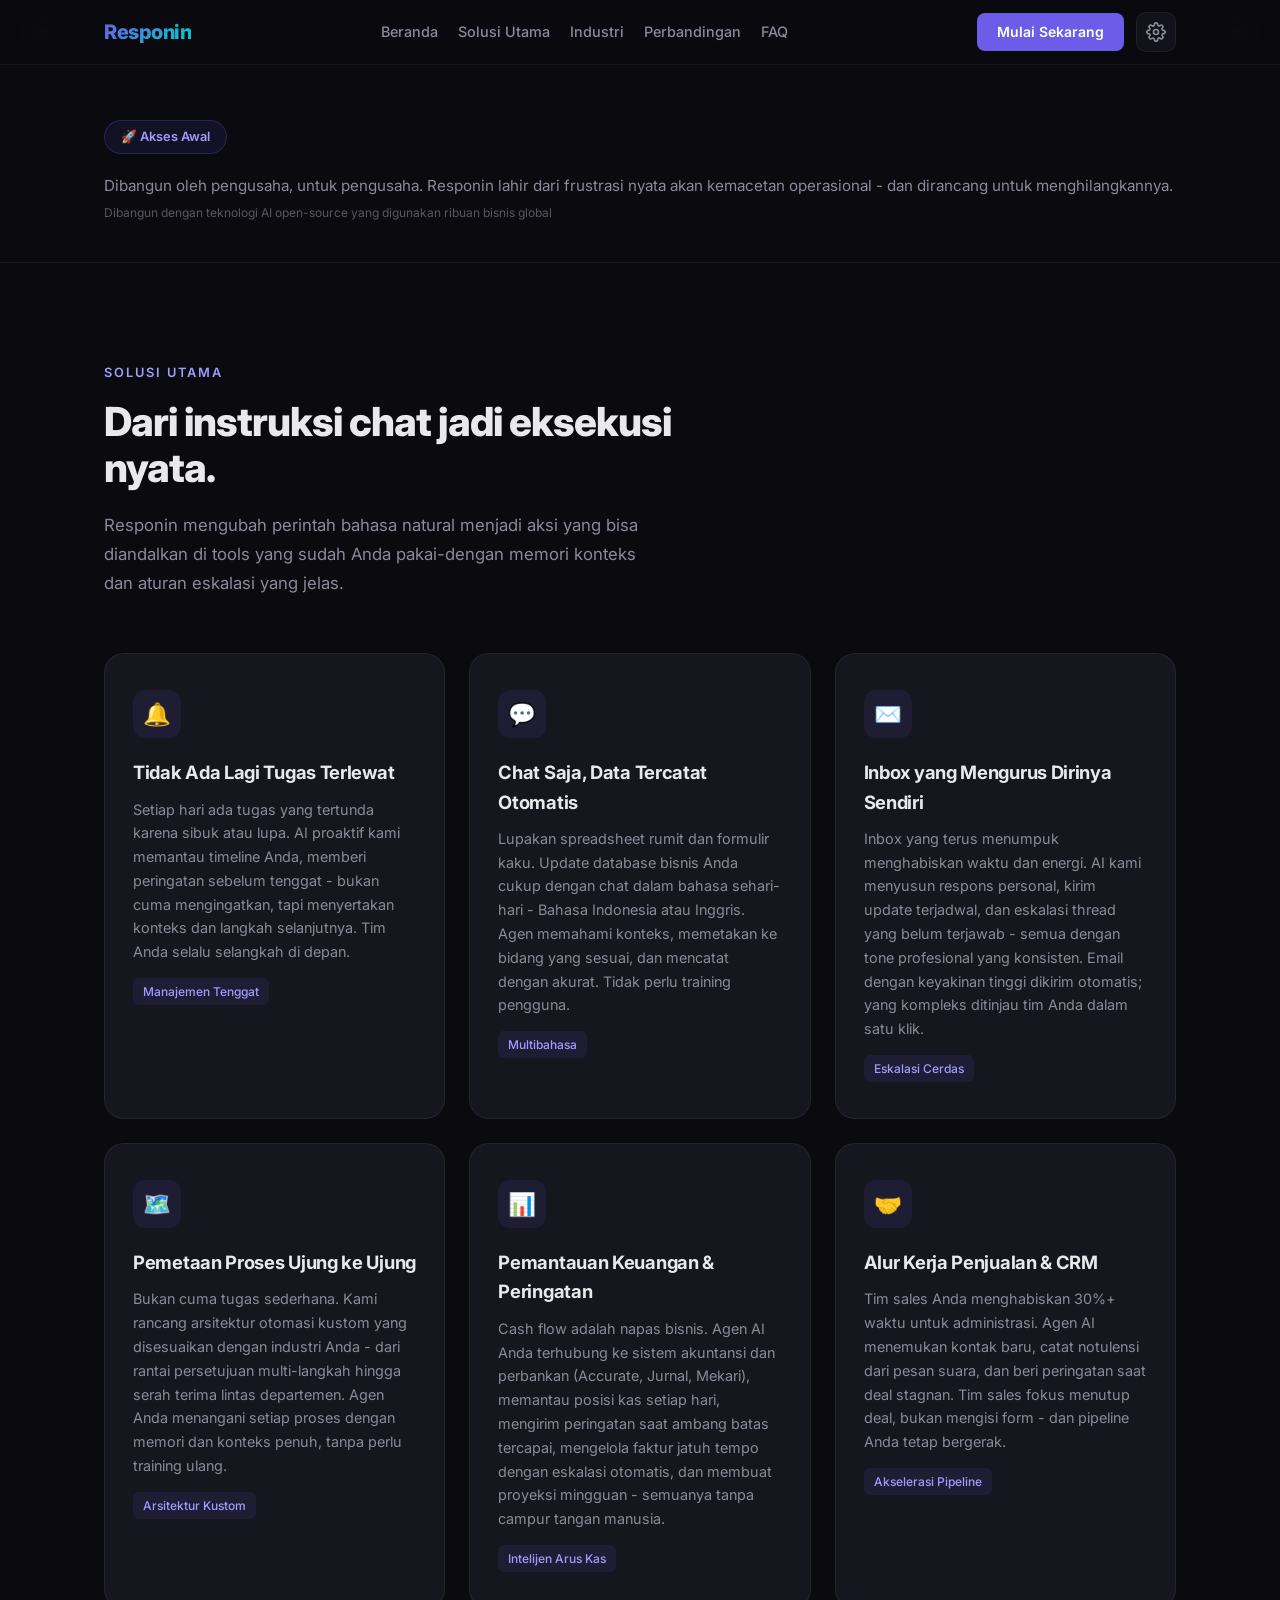
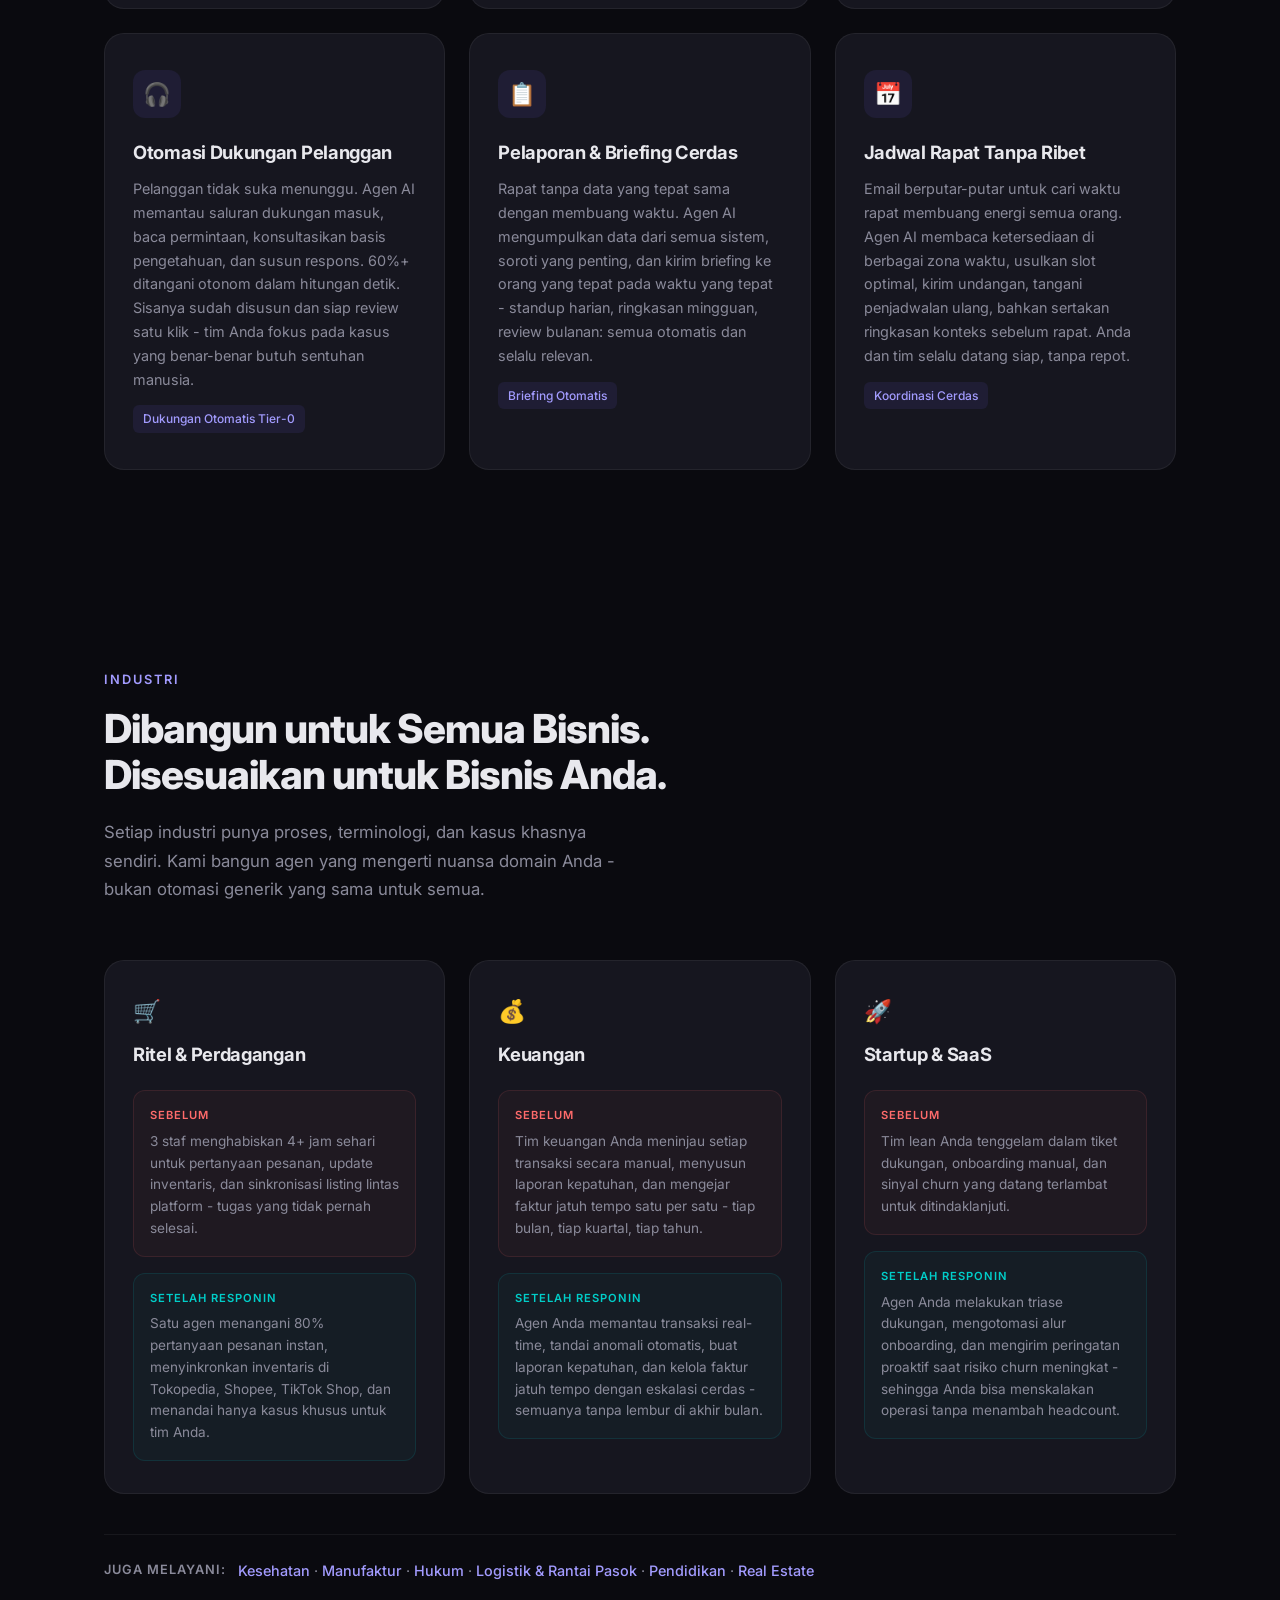
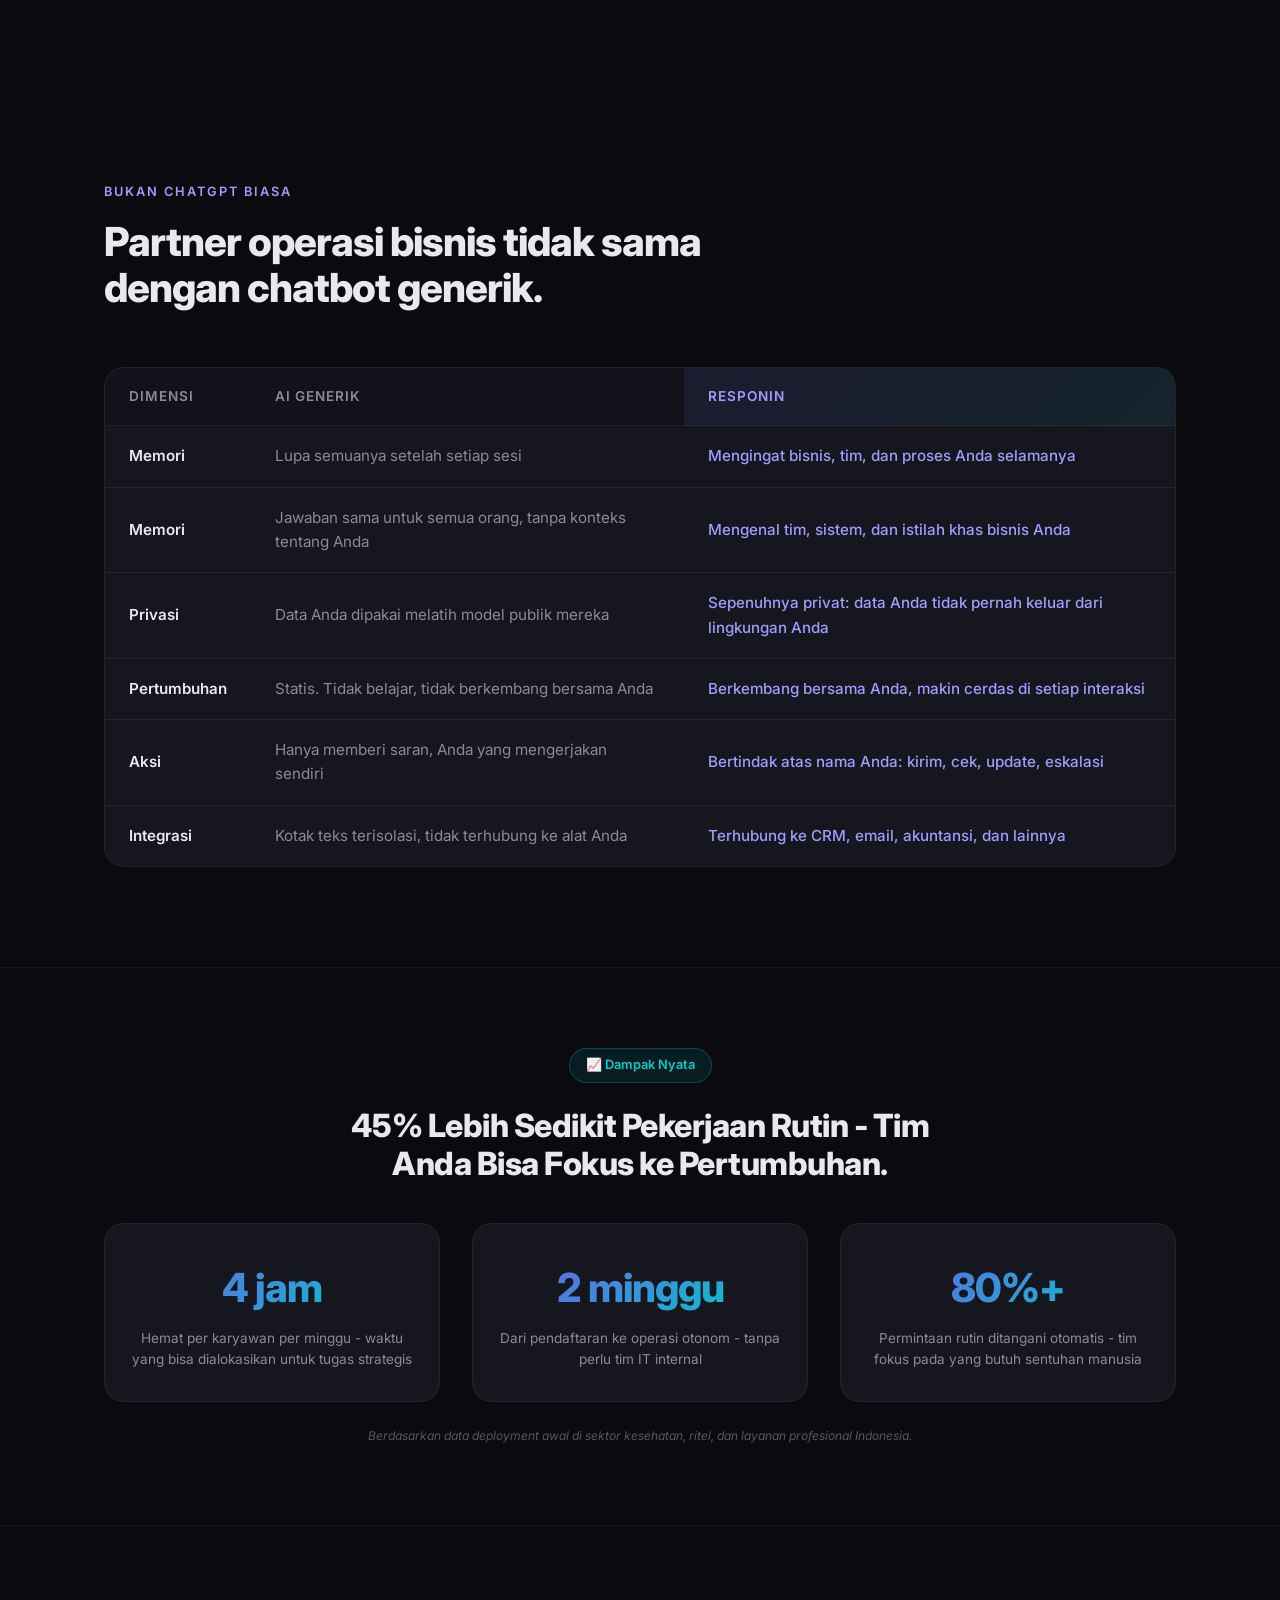
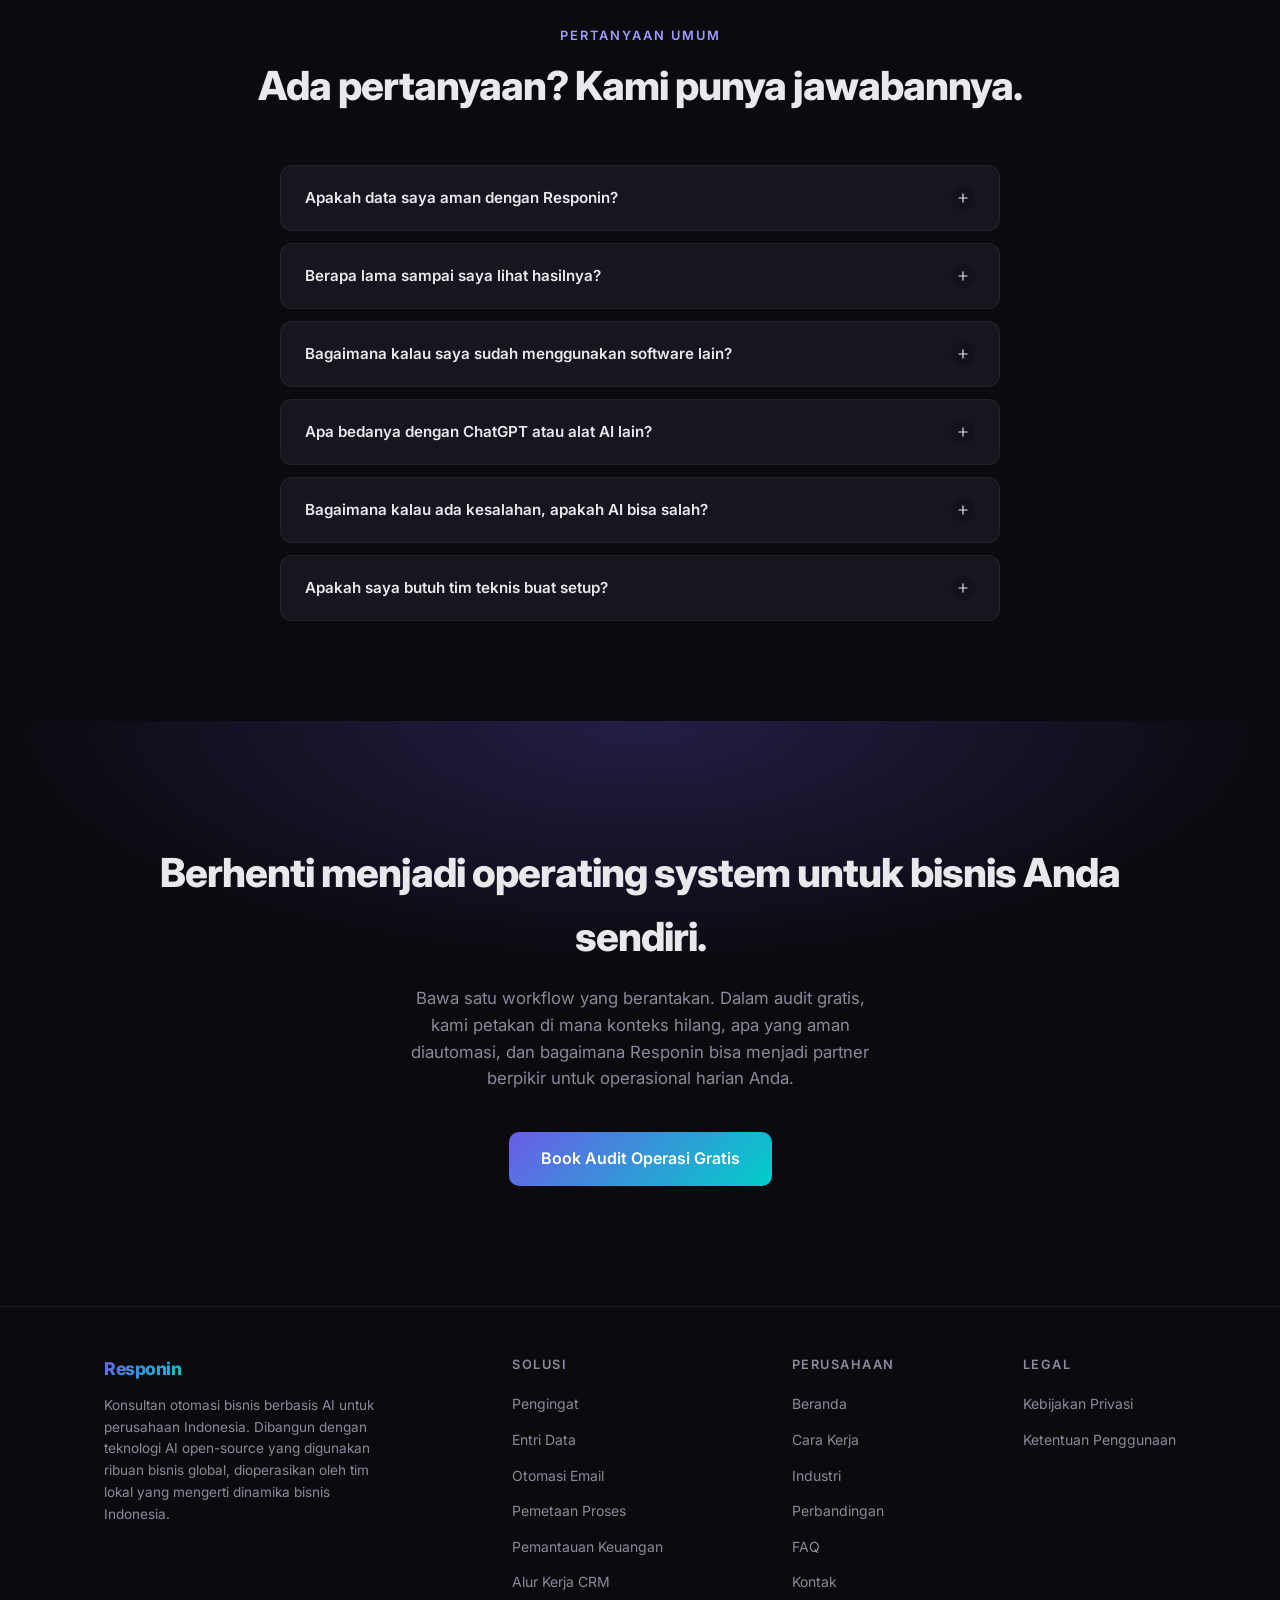
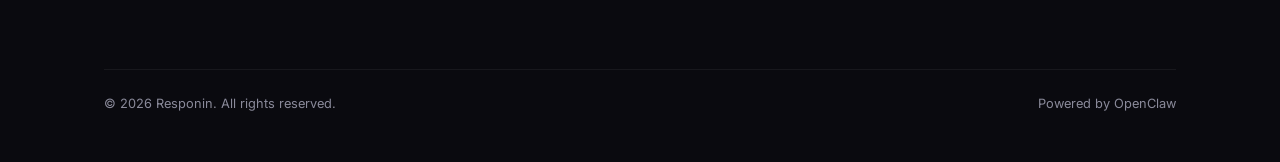
<file: more.html>
<!DOCTYPE html>
<html lang="id">
<head>
  <meta charset="UTF-8" />
  <meta name="viewport" content="width=device-width, initial-scale=1.0" />
  <title>Responin · More Information</title>
  <meta name="description" content="Explore Responin's core solutions, industry specializations, and see how a personal AI agent compares to generic tools." />

  <!-- Favicon -->
  <link rel="icon" type="image/svg+xml" href="data:image/svg+xml,%3Csvg xmlns='http://www.w3.org/2000/svg' viewBox='0 0 32 32'%3E%3Cdefs%3E%3ClinearGradient id='g' x1='0' y1='0' x2='1' y2='1'%3E%3Cstop offset='0%25' stop-color='%236c5ce7'/%3E%3Cstop offset='100%25' stop-color='%2300cec9'/%3E%3C/linearGradient%3E%3C/defs%3E%3Crect width='32' height='32' rx='8' fill='url(%23g)'/%3E%3Ctext x='16' y='23' text-anchor='middle' font-family='Inter,sans-serif' font-weight='800' font-size='20' fill='white'%3ER%3C/text%3E%3C/svg%3E" />

  <link rel="preconnect" href="https://fonts.googleapis.com" />
  <link rel="preconnect" href="https://fonts.gstatic.com" crossorigin />
  <link rel="preload" href="https://fonts.googleapis.com/css2?family=Inter:wght@400;600;800&display=swap" as="style" onload="this.onload=null;this.rel='stylesheet'">
  <link rel="preload" href="icons.svg" as="image" type="image/svg+xml">
  <noscript><link href="https://fonts.googleapis.com/css2?family=Inter:wght@400;600;800&display=swap" rel="stylesheet"></noscript>
  <link rel="stylesheet" href="styles.css" />
</head>
<body data-booking-url="https://calendly.com/hi-responin/30min">
  <a href="#main" class="skip-link">Skip to content</a>

  <header>
    <nav>
      <div class="container">
        <div class="nav-left">
          <a href="index.html" class="logo" aria-label="Responin home">Responin</a>
        </div>
        <div class="nav-center" aria-label="Primary navigation">
          <a href="index.html#hero" class="nav-link" data-i18n="ui.nav_home">Home</a>
          <a href="#solutions" class="nav-link" data-i18n="ui.solutions_label">Core Solutions</a>
          <a href="#industries" class="nav-link" data-i18n="ui.nav_industries">Industries</a>
          <a href="#vs-generic" class="nav-link" data-i18n="ui.nav_compare">Compare</a>
          <a href="#faq" class="nav-link" data-i18n="ui.nav_faq">FAQ</a>
        </div>
        <div class="nav-right">
          <a href="https://calendly.com/hi-responin/30min" class="nav-cta booking-link" data-i18n="ui.nav_cta" target="_blank" rel="noopener noreferrer">Get Started</a>
          <button class="nav-hamburger" type="button" data-action="open-mobile-menu" aria-label="Menu" aria-controls="mobileMenu" aria-expanded="false">
            <svg width="20" height="20"><use href="icons.svg#icon-menu"/></svg>
          </button>
          <div class="settings-wrap">
            <button class="settings-btn" type="button" data-action="toggle-settings" aria-label="Settings" aria-haspopup="true" aria-controls="settingsDropdown" aria-expanded="false">
              <svg width="20" height="20"><use href="icons.svg#icon-settings"/></svg>
            </button>
            <div class="settings-dropdown" id="settingsDropdown">
              <div class="settings-group">
                <div class="settings-group-label" data-i18n="ui.settings_language">Language</div>
                <div class="lang-switch">
                  <button class="lang-btn" data-lang="en" type="button">EN</button>
                  <button class="lang-btn active" data-lang="id" type="button">ID</button>
                </div>
              </div>
              <div class="settings-group">
                <div class="settings-group-label" data-i18n="ui.settings_theme">Theme</div>
                <div class="theme-options">
                  <button class="theme-btn" data-theme-opt="light" type="button">
                    <svg width="14" height="14"><use href="icons.svg#icon-sun"/></svg>
                    Light
                  </button>
                  <button class="theme-btn active" data-theme-opt="dark" type="button">
                    <svg width="14" height="14"><use href="icons.svg#icon-moon"/></svg>
                    Dark
                  </button>
                </div>
              </div>
            </div>
          </div>
        </div>
      </div>
    </nav>
  </header>

  <main id="main">
    <!-- Social Proof / Early Access -->
    <section class="social-proof-section" style="margin-top: 80px;">
      <div class="container fade-up">
        <div class="social-proof-inner">
          <div class="social-proof-badge" data-i18n="ui.proof_badge">🚀 Early Access</div>
          <div class="social-proof-content">
            <p class="social-proof-text" data-i18n="ui.proof_text">Built by entrepreneurs, for entrepreneurs. Responin was born from firsthand frustration with operational bottlenecks, designed to eliminate them.</p>
            <div class="social-proof-credit" data-i18n="ui.proof_credit">Built on OpenClaw open-source technology</div>
          </div>
        </div>
      </div>
    </section>

    <!-- Core Solutions -->
    <section class="section" id="solutions">
      <div class="container">
        <div class="fade-up">
          <p class="section-label" data-i18n="ui.solutions_label">Core Solutions</p>
          <h2 class="section-title" data-i18n="ui.solutions_title">Automation that actually works for your business.</h2>
          <p class="section-desc" data-i18n="ui.solutions_desc">Every solution is tailored to your specific workflows and powered by your personal AI agent. No cookie-cutter templates, just intelligent automation that understands your business.</p>
        </div>
        <div class="solutions-grid">
          <div class="solution-card fade-up">
            <div class="solution-icon">🔔</div>
            <h3 data-i18n="ui.sol_1_title">Intelligent Internal Reminders</h3>
            <p data-i18n="ui.sol_1_desc">Never let a task slip through the cracks. Our proactive AI monitors your timeline and ensures your team stays ahead of every deadline, not just reminding, but contextually nudging with the right info at the right time.</p>
            <span class="solution-tag" data-i18n="ui.sol_1_tag">Deadline Management</span>
          </div>
          <div class="solution-card fade-up">
            <div class="solution-icon">💬</div>
            <h3 data-i18n="ui.sol_2_title">Natural Language Data Entry</h3>
            <p data-i18n="ui.sol_2_desc">Forget complex spreadsheets and rigid forms. Update your business databases simply by speaking or typing in plain English or Bahasa Indonesia. The agent understands context, maps it to fields, and logs it accurately.</p>
            <span class="solution-tag" data-i18n="ui.sol_2_tag">Multilingual</span>
          </div>
          <div class="solution-card fade-up">
            <div class="solution-icon">✉️</div>
            <h3 data-i18n="ui.sol_3_title">Automated Email Orchestration</h3>
            <p data-i18n="ui.sol_3_desc">From drafting personalized responses to sending scheduled updates and escalating unanswered threads, our AI manages your inbox with professional precision. High-confidence emails go out automatically; complex ones get human review.</p>
            <span class="solution-tag" data-i18n="ui.sol_3_tag">Smart Escalation</span>
          </div>
          <div class="solution-card fade-up">
            <div class="solution-icon">🗺️</div>
            <h3 data-i18n="ui.sol_4_title">End-to-End Process Mapping</h3>
            <p data-i18n="ui.sol_4_desc">Beyond simple tasks, we architect custom automation instances tailored to your industry. From multi-step approval chains to cross-department handoffs, your agent handles every process with memory and context.</p>
            <span class="solution-tag" data-i18n="ui.sol_4_tag">Custom Architecture</span>
          </div>
          <div class="solution-card fade-up">
            <div class="solution-icon">📊</div>
            <h3 data-i18n="ui.sol_5_title">Financial Monitoring & Alerts</h3>
            <p data-i18n="ui.sol_5_desc">Your AI agent connects to accounting and banking systems, monitors cash position daily, alerts when thresholds are crossed, manages overdue invoices with escalation logic, and generates weekly projections autonomously.</p>
            <span class="solution-tag" data-i18n="ui.sol_5_tag">Cash Flow Intelligence</span>
          </div>
          <div class="solution-card fade-up">
            <div class="solution-icon">🤝</div>
            <h3 data-i18n="ui.sol_6_title">Sales & CRM Workflows</h3>
            <p data-i18n="ui.sol_6_desc">Auto-discover new contacts, log meeting notes from a quick voice message, and get proactive alerts when deals go stale. Your AI agent ensures nothing falls through the cracks, so reps spend time closing, not clerking.</p>
            <span class="solution-tag" data-i18n="ui.sol_6_tag">Pipeline Acceleration</span>
          </div>
          <div class="solution-card fade-up">
            <div class="solution-icon">🎧</div>
            <h3 data-i18n="ui.sol_7_title">Customer Support Automation</h3>
            <p data-i18n="ui.sol_7_desc">An AI agent monitors inbound support channels, reads requests, consults your knowledge base, and drafts responses. 60%+ handled autonomously. The rest? Pre-drafted and ready for one-click human review.</p>
            <span class="solution-tag" data-i18n="ui.sol_7_tag">Tier-0 Support</span>
          </div>
          <div class="solution-card fade-up">
            <div class="solution-icon">📋</div>
            <h3 data-i18n="ui.sol_8_title">Intelligent Reporting & Briefings</h3>
            <p data-i18n="ui.sol_8_desc">Daily standups, weekly summaries, monthly reviews: all generated automatically. Your AI agent compiles data from every system, surfaces what matters, and delivers briefings to the right people at the right time.</p>
            <span class="solution-tag" data-i18n="ui.sol_8_tag">Auto-Briefings</span>
          </div>
          <div class="solution-card fade-up">
            <div class="solution-icon">📅</div>
            <h3 data-i18n="ui.sol_9_title">Scheduling & Calendar Intelligence</h3>
            <p data-i18n="ui.sol_9_desc">Stop playing email ping-pong to find meeting times. Your AI agent reads availability across time zones, proposes optimal slots, sends invites, handles reschedules, and even prepends context briefs before each meeting, so you show up prepared, every time.</p>
            <span class="solution-tag" data-i18n="ui.sol_9_tag">Smart Coordination</span>
          </div>
        </div>
      </div>
    </section>

    <!-- Industries -->
    <section class="section" id="industries">
      <div class="container">
        <div class="fade-up">
          <p class="section-label" data-i18n="ui.industries_label">Industries</p>
          <h2 class="section-title" data-i18n="ui.industries_title">Built for any business. Specialized for yours.</h2>
          <p class="section-desc" data-i18n="ui.industries_desc">Every industry has its own processes, terminology, and edge cases. We build agents that understand the nuances of your domain, not just generic automation.</p>
        </div>
        <div class="industries-featured fade-up">
          <div class="industry-deep">
            <div class="industry-deep-icon">🛒</div>
            <h3 data-i18n="ui.sec_retail_title">Retail & Commerce</h3>
            <div class="industry-before-after">
              <div class="industry-ba before">
                <div class="industry-ba-label" data-i18n="ui.sec_retail_before_label">Before</div>
                <p data-i18n="ui.sec_retail_before">3 staff members spend 4+ hours daily on order inquiries, inventory updates, and listing syncs across platforms.</p>
              </div>
              <div class="industry-ba after">
                <div class="industry-ba-label" data-i18n="ui.sec_retail_after_label">After Responin</div>
                <p data-i18n="ui.sec_retail_after">One agent handles 80% of order inquiries instantly, auto-syncs inventory across all platforms, and flags only the edge cases for your team.</p>
              </div>
            </div>
          </div>
          <div class="industry-deep">
            <div class="industry-deep-icon">💰</div>
            <h3 data-i18n="ui.sec_finance_title">Finance</h3>
            <div class="industry-before-after">
              <div class="industry-ba before">
                <div class="industry-ba-label" data-i18n="ui.sec_finance_before_label">Before</div>
                <p data-i18n="ui.sec_finance_before">Your finance team manually reviews every transaction, compiles compliance reports, and chases overdue invoices one by one.</p>
              </div>
              <div class="industry-ba after">
                <div class="industry-ba-label" data-i18n="ui.sec_finance_after_label">After Responin</div>
                <p data-i18n="ui.sec_finance_after">Your agent monitors transactions in real time, auto-flags anomalies, generates compliance reports, and manages overdue invoices with smart escalation logic.</p>
              </div>
            </div>
          </div>
          <div class="industry-deep">
            <div class="industry-deep-icon">🚀</div>
            <h3 data-i18n="ui.sec_startup_title">Startup & SaaS</h3>
            <div class="industry-before-after">
              <div class="industry-ba before">
                <div class="industry-ba-label" data-i18n="ui.sec_startup_before_label">Before</div>
                <p data-i18n="ui.sec_startup_before">Your lean team drowns in support tickets, manual onboarding, and churn signals that arrive too late to act on.</p>
              </div>
              <div class="industry-ba after">
                <div class="industry-ba-label" data-i18n="ui.sec_startup_after_label">After Responin</div>
                <p data-i18n="ui.sec_startup_after">Your agent triages support, automates onboarding flows, and proactively alerts you when churn risk increases, so you can scale ops without scaling headcount.</p>
              </div>
            </div>
          </div>
        </div>
        <div class="industries-compact fade-up">
          <span class="industries-compact-label" data-i18n="ui.industries_also_serving">Also serving:</span>
          <span class="industries-compact-items">
            <span data-i18n="ui.sec_health_title">Healthcare</span> ·
            <span data-i18n="ui.sec_manufacturing_title">Manufacturing</span> ·
            <span data-i18n="ui.sec_legal_title">Legal</span> ·
            <span data-i18n="ui.sec_logistics_title">Logistic & Supply Chain</span> ·
            <span data-i18n="ui.sec_education_title">Education</span> ·
            <span data-i18n="ui.sec_realestate_title">Real Estate</span>
          </span>
        </div>
      </div>
    </section>

    <!-- Responin vs Generic AI -->
    <section class="section" id="vs-generic">
      <div class="container">
        <div class="fade-up">
          <p class="section-label" data-i18n="ui.vs_label">Why Not Just ChatGPT?</p>
          <h2 class="section-title" data-i18n="ui.vs_title">A personal AI agent is not the same as a generic chatbot.</h2>
        </div>
        <div class="comparison-wrapper fade-up">
          <table class="comparison-table">
            <thead>
              <tr>
                <th scope="col" data-i18n="ui.vs_head_dim"></th>
                <th scope="col" data-i18n="ui.vs_head_gen">Generic AI</th>
                <th scope="col" data-i18n="ui.vs_head_resp">Responin</th>
              </tr>
            </thead>
            <tbody>
              <tr>
                <td data-i18n="ui.vs_r1_c1">Memory</td>
                <td data-i18n="ui.vs_r1_c2">Forgets everything after each session</td>
                <td data-i18n="ui.vs_r1_c3">Remembers your business, people, and processes, forever</td>
              </tr>
              <tr>
                <td data-i18n="ui.vs_r1_c1">Personalization</td>
                <td data-i18n="ui.vs_r2_c2">Same answers for everyone, no context about you</td>
                <td data-i18n="ui.vs_r2_c3">Knows your team, your systems, your terminology</td>
              </tr>
              <tr>
                <td data-i18n="ui.vs_r3_c1">Privacy</td>
                <td data-i18n="ui.vs_r3_c2">Your data trains their public models</td>
                <td data-i18n="ui.vs_r3_c3">Fully private: your data never leaves your environment</td>
              </tr>
              <tr>
                <td data-i18n="ui.vs_r4_c1">Growth</td>
                <td data-i18n="ui.vs_r4_c2">Static, doesn't learn or improve with you</td>
                <td data-i18n="ui.vs_r4_c3">Grows with you, gets smarter with every interaction</td>
              </tr>
              <tr>
                <td data-i18n="ui.vs_r5_c1">Action</td>
                <td data-i18n="ui.vs_r5_c2">Gives advice, but you still do the work manually</td>
                <td data-i18n="ui.vs_r5_c3">Acts on your behalf: sends, checks, updates, escalates</td>
              </tr>
              <tr>
                <td data-i18n="ui.vs_r6_c1">Integration</td>
                <td data-i18n="ui.vs_r6_c2">Isolated text box, no connection to your tools</td>
                <td data-i18n="ui.vs_r6_c3">Plugs into your CRM, email, accounting, and more</td>
              </tr>
            </tbody>
          </table>
        </div>
      </div>
    </section>

    <!-- ROI Teaser -->
    <section class="quote-section">
      <div class="container fade-up">
        <div class="roi-teaser">
          <div class="roi-teaser-badge" data-i18n="ui.roi_badge">📈 Real Impact</div>
          <h2 class="roi-teaser-title" data-i18n="ui.roi_title">What does 45% less busywork look like for your team?</h2>
          <div class="roi-teaser-grid">
            <div class="roi-teaser-item">
              <div class="roi-teaser-number" data-i18n="ui.roi_r1_num">4 hrs</div>
              <div class="roi-teaser-label" data-i18n="ui.roi_r1_label">Saved per employee per week on admin tasks</div>
            </div>
            <div class="roi-teaser-item">
              <div class="roi-teaser-number" data-i18n="ui.roi_r2_num">2 weeks</div>
              <div class="roi-teaser-label" data-i18n="ui.roi_r2_label">From sign-up to autonomous operations</div>
            </div>
            <div class="roi-teaser-item">
              <div class="roi-teaser-number" data-i18n="ui.roi_r3_num">80%+</div>
              <div class="roi-teaser-label" data-i18n="ui.roi_r3_label">Of routine requests handled without human intervention</div>
            </div>
          </div>
          <p class="roi-teaser-note" data-i18n="ui.roi_note">Based on early deployment data across healthcare, retail, and professional services.</p>
        </div>
      </div>
    </section>

    <!-- FAQ -->
    <section class="section faq-section" id="faq">
      <div class="container">
        <div class="fade-up" style="text-align: center;">
          <p class="section-label" data-i18n="ui.faq_label">Frequently Asked Questions</p>
          <h2 class="section-title" style="max-width: 100%;" data-i18n="ui.faq_title">Got questions? We've got answers.</h2>
        </div>
        <div class="faq-list">
          <div class="faq-item fade-up">
            <button class="faq-question" type="button" data-faq-trigger aria-expanded="false">
              <span data-i18n="ui.faq_q1">Is my data safe with Responin?</span>
              <span class="faq-icon"><svg width="14" height="14"><use href="icons.svg#icon-plus"/></svg></span>
            </button>
            <div class="faq-answer">
              <p data-i18n="ui.faq_a1">Absolutely. Your data never leaves your environment. Responin agents operate within your own infrastructure: nothing is shared, nothing trains public models. We build privacy-first architecture into every deployment.</p>
            </div>
          </div>
          <div class="faq-item fade-up">
            <button class="faq-question" type="button" data-faq-trigger aria-expanded="false">
              <span data-i18n="ui.faq_q2">How long until I see results?</span>
              <span class="faq-icon"><svg width="14" height="14"><use href="icons.svg#icon-plus"/></svg></span>
            </button>
            <div class="faq-answer">
              <p data-i18n="ui.faq_a2">Most businesses see measurable time savings within the first week of deployment. Full automation workflows typically take 2–4 weeks to architect, deploy, and refine. You'll see ROI from day one, and it compounds from there.</p>
            </div>
          </div>
          <div class="faq-item fade-up">
            <button class="faq-question" type="button" data-faq-trigger aria-expanded="false">
              <span data-i18n="ui.faq_q3">What if I already use [tool]?</span>
              <span class="faq-icon"><svg width="14" height="14"><use href="icons.svg#icon-plus"/></svg></span>
            </button>
            <div class="faq-answer">
              <p data-i18n="ui.faq_a3">Great. Responin works with your existing tools, not against them. We integrate with your CRM, email, accounting software, project management, and more. Your agent plugs into what you're already using and makes it all work together seamlessly.</p>
            </div>
          </div>
          <div class="faq-item fade-up">
            <button class="faq-question" type="button" data-faq-trigger aria-expanded="false">
              <span data-i18n="ui.faq_q4">How is this different from ChatGPT or other AI tools?</span>
              <span class="faq-icon"><svg width="14" height="14"><use href="icons.svg#icon-plus"/></svg></span>
            </button>
            <div class="faq-answer">
              <p data-i18n="ui.faq_a4">Generic AI tools forget everything after each session and give the same answers to everyone. Responin builds you a personal agent that learns your workflows, remembers your context, and actually takes action on your behalf. Not just advice, execution.</p>
            </div>
          </div>
          <div class="faq-item fade-up">
            <button class="faq-question" type="button" data-faq-trigger aria-expanded="false">
              <span data-i18n="ui.faq_q5">What if something goes wrong? Can the AI make mistakes?</span>
              <span class="faq-icon"><svg width="14" height="14"><use href="icons.svg#icon-plus"/></svg></span>
            </button>
            <div class="faq-answer">
              <p data-i18n="ui.faq_a5">Every Responin agent deploys with human-in-the-loop safeguards. High-confidence tasks run automatically; uncertain decisions get routed to you for approval. You stay in control: the agent handles the volume, you handle the nuance.</p>
            </div>
          </div>
          <div class="faq-item fade-up">
            <button class="faq-question" type="button" data-faq-trigger aria-expanded="false">
              <span data-i18n="ui.faq_q6">Do I need a technical team to set this up?</span>
              <span class="faq-icon"><svg width="14" height="14"><use href="icons.svg#icon-plus"/></svg></span>
            </button>
            <div class="faq-answer">
              <p data-i18n="ui.faq_a6">Not at all. We handle the architecture, deployment, and ongoing refinement. You tell us what needs to happen in your business; we build the agent that makes it happen. No coding required on your end.</p>
            </div>
          </div>
        </div>
      </div>
    </section>

    <!-- CTA -->
    <section class="section cta-section" id="cta">
      <div class="container fade-up">
        <h2 data-i18n="ui.cta_title">Ready to Automate?</h2>
        <p data-i18n="ui.cta_desc">Join the waitlist for a free AI readiness consultation and take the first step toward autonomous operations.</p>
        <a href="https://calendly.com/hi-responin/30min" class="btn-primary booking-link" target="_blank" rel="noopener noreferrer" data-i18n="ui.cta_btn">Get Your Free AI Consultation</a>
      </div>
    </section>

    <!-- Footer -->
    <footer>
      <div class="container">
        <div class="footer-brand">
          <div class="logo">Responin</div>
          <p data-i18n="ui.footer_desc">AI-driven consultancy and automation agency. Transforming business operations through intelligent, autonomous workflows powered by OpenClaw.</p>
        </div>
        <div class="footer-col">
          <h4 data-i18n="ui.footer_solutions">Solutions</h4>
          <ul>
            <li><a href="#solutions" data-i18n="ui.foot_sol_1">Reminders</a></li>
            <li><a href="#solutions" data-i18n="ui.foot_sol_2">Data Entry</a></li>
            <li><a href="#solutions" data-i18n="ui.foot_sol_3">Email Automation</a></li>
            <li><a href="#solutions" data-i18n="ui.foot_sol_4">Process Mapping</a></li>
            <li><a href="#solutions" data-i18n="ui.foot_sol_5">Financial Monitoring</a></li>
            <li><a href="#solutions" data-i18n="ui.foot_sol_6">CRM Workflows</a></li>
          </ul>
        </div>
        <div class="footer-col">
          <h4 data-i18n="ui.footer_company">Company</h4>
          <ul>
            <li><a href="index.html" data-i18n="ui.nav_home">Home</a></li>
            <li><a href="index.html#how" data-i18n="ui.foot_comp_2">How It Works</a></li>
            <li><a href="#industries" data-i18n="ui.foot_comp_3">Industries</a></li>
            <li><a href="#vs-generic" data-i18n="ui.foot_comp_4">Compare</a></li>
            <li><a href="#faq" data-i18n="ui.foot_comp_6">FAQ</a></li>
            <li><a href="#cta" data-i18n="ui.foot_comp_5">Contact</a></li>
          </ul>
        </div>
        <div class="footer-col">
          <h4 data-i18n="ui.footer_legal">Legal</h4>
          <ul>
            <li><a href="privacy.html" data-i18n="ui.foot_legal_1">Privacy Policy</a></li>
            <li><a href="termsofuse.html" data-i18n="ui.foot_legal_2">Terms of Use</a></li>
          </ul>
        </div>
        <div class="footer-bottom">
          <span>© 2026 Responin. All rights reserved.</span>
          <span>Powered by OpenClaw</span>
        </div>
      </div>
    </footer>

  </main>

  <!-- Mobile Menu -->
  <div class="mobile-menu-overlay" id="mobileOverlay" data-action="close-mobile-menu"></div>
  <div class="mobile-menu" id="mobileMenu">
    <div class="mobile-menu-header">
      <span class="logo">Responin</span>
      <button class="mobile-menu-close" type="button" data-action="close-mobile-menu" aria-label="Close menu">
        <svg width="18" height="18"><use href="icons.svg#icon-x"/></svg>
      </button>
    </div>
    <div class="mobile-menu-body">
      <div class="mobile-menu-links">
        <a href="index.html" class="mobile-menu-link" data-i18n="ui.nav_home" data-mobile-close>Home</a>
        <a href="#solutions" class="mobile-menu-link" data-i18n="ui.solutions_label" data-mobile-close>Core Solutions</a>
        <a href="#industries" class="mobile-menu-link" data-i18n="ui.nav_industries" data-mobile-close>Industries</a>
        <a href="#vs-generic" class="mobile-menu-link" data-i18n="ui.nav_compare" data-mobile-close>Compare</a>
        <a href="#faq" class="mobile-menu-link" data-i18n="ui.nav_faq" data-mobile-close>FAQ</a>
      </div>
    </div>
    <div class="mobile-menu-settings">
      <div class="settings-group-label" data-i18n="ui.settings_language">Language</div>
      <div class="lang-switch" style="margin-bottom: 12px;">
        <button class="lang-btn" data-lang="en" type="button">EN</button>
        <button class="lang-btn active" data-lang="id" type="button">ID</button>
      </div>
      <div class="settings-group-label" data-i18n="ui.settings_theme">Theme</div>
      <div class="theme-options">
        <button class="theme-btn" data-theme-opt="light" type="button">
          <svg width="14" height="14"><use href="icons.svg#icon-sun"/></svg>
          Light
        </button>
        <button class="theme-btn active" data-theme-opt="dark" type="button">
          <svg width="14" height="14"><use href="icons.svg#icon-moon"/></svg>
          Dark
        </button>
      </div>
    </div>
  </div>

  <!-- Sticky CTA Mobile -->
  <div class="sticky-cta-mobile" id="stickyCtaMobile">
    <a href="https://calendly.com/hi-responin/30min" class="booking-link" target="_blank" rel="noopener noreferrer">
      <svg width="16" height="16"><use href="icons.svg#icon-mail"/></svg>
      <span data-i18n="ui.sticky_cta_text">Join the Waitlist</span>
    </a>
  </div>

  <script src="i18n.js"></script>
  <script src="app.js"></script>
</body>
</html>
</file>
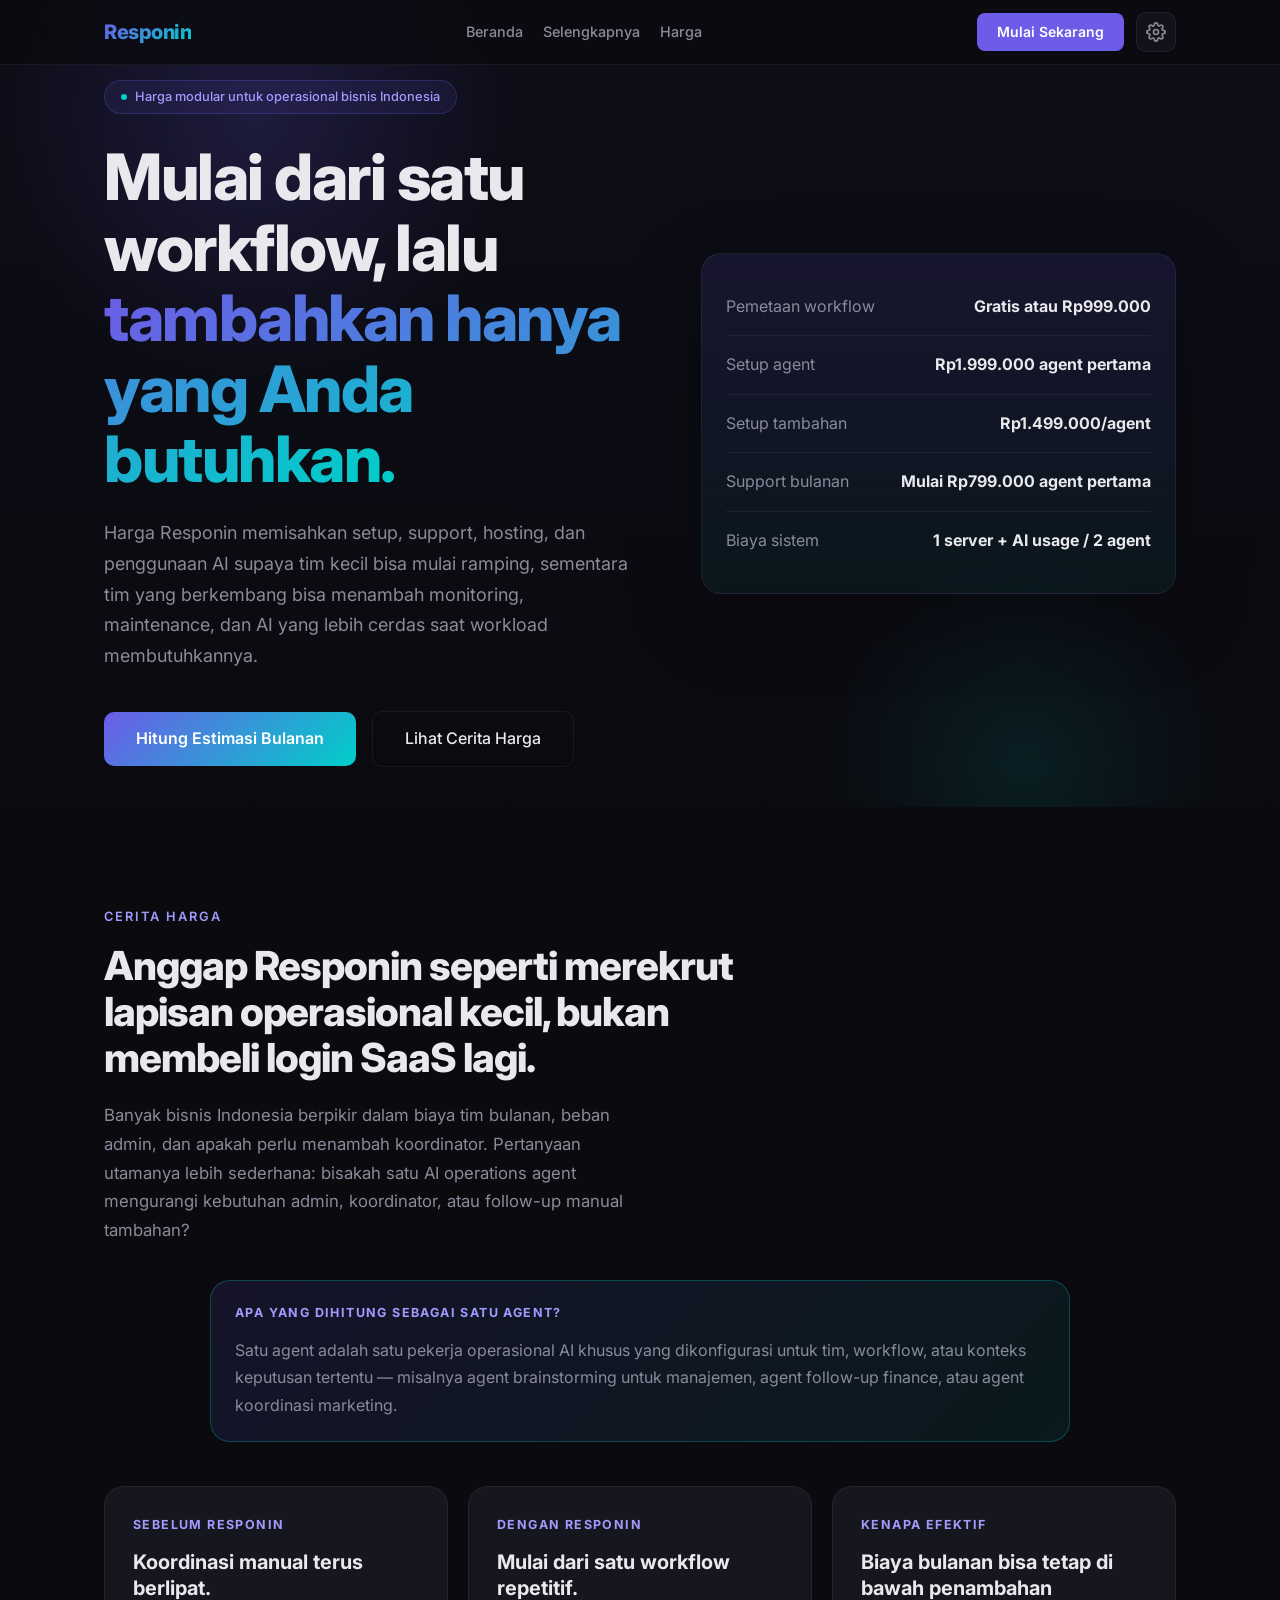
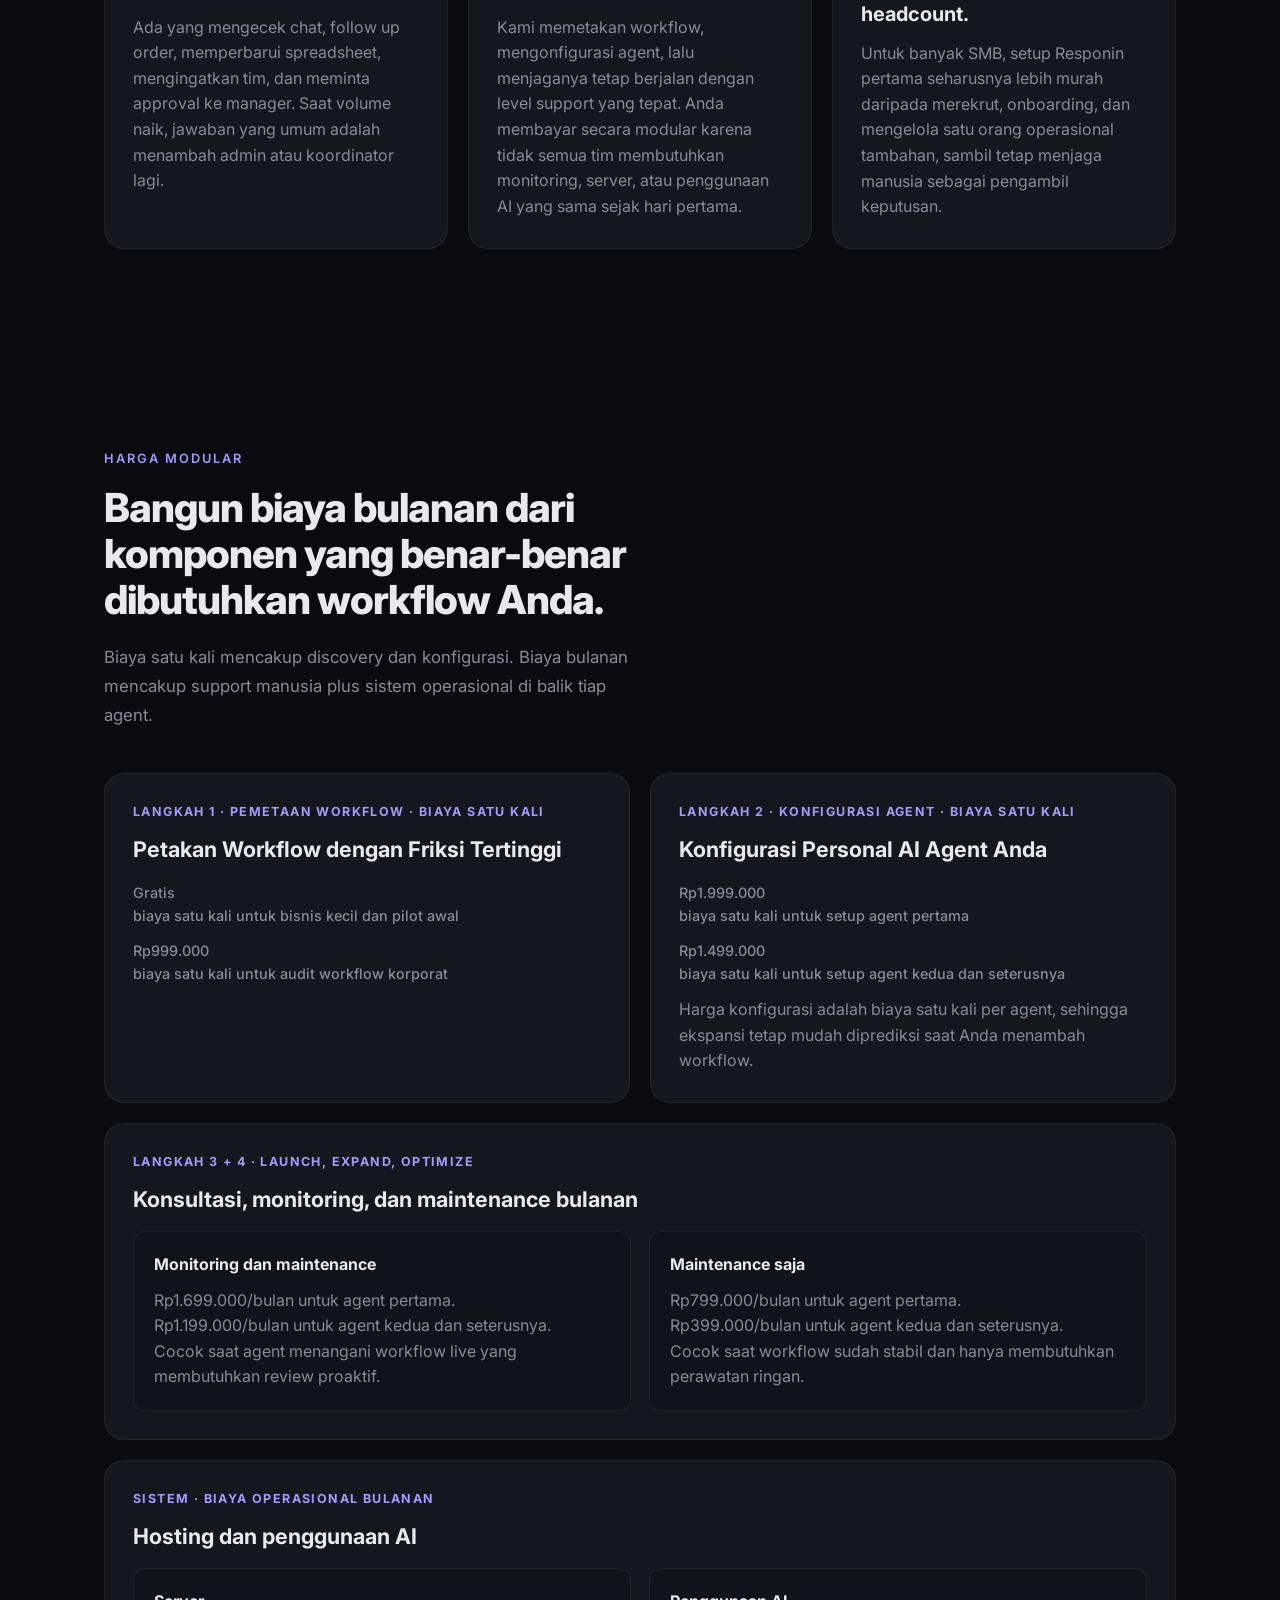
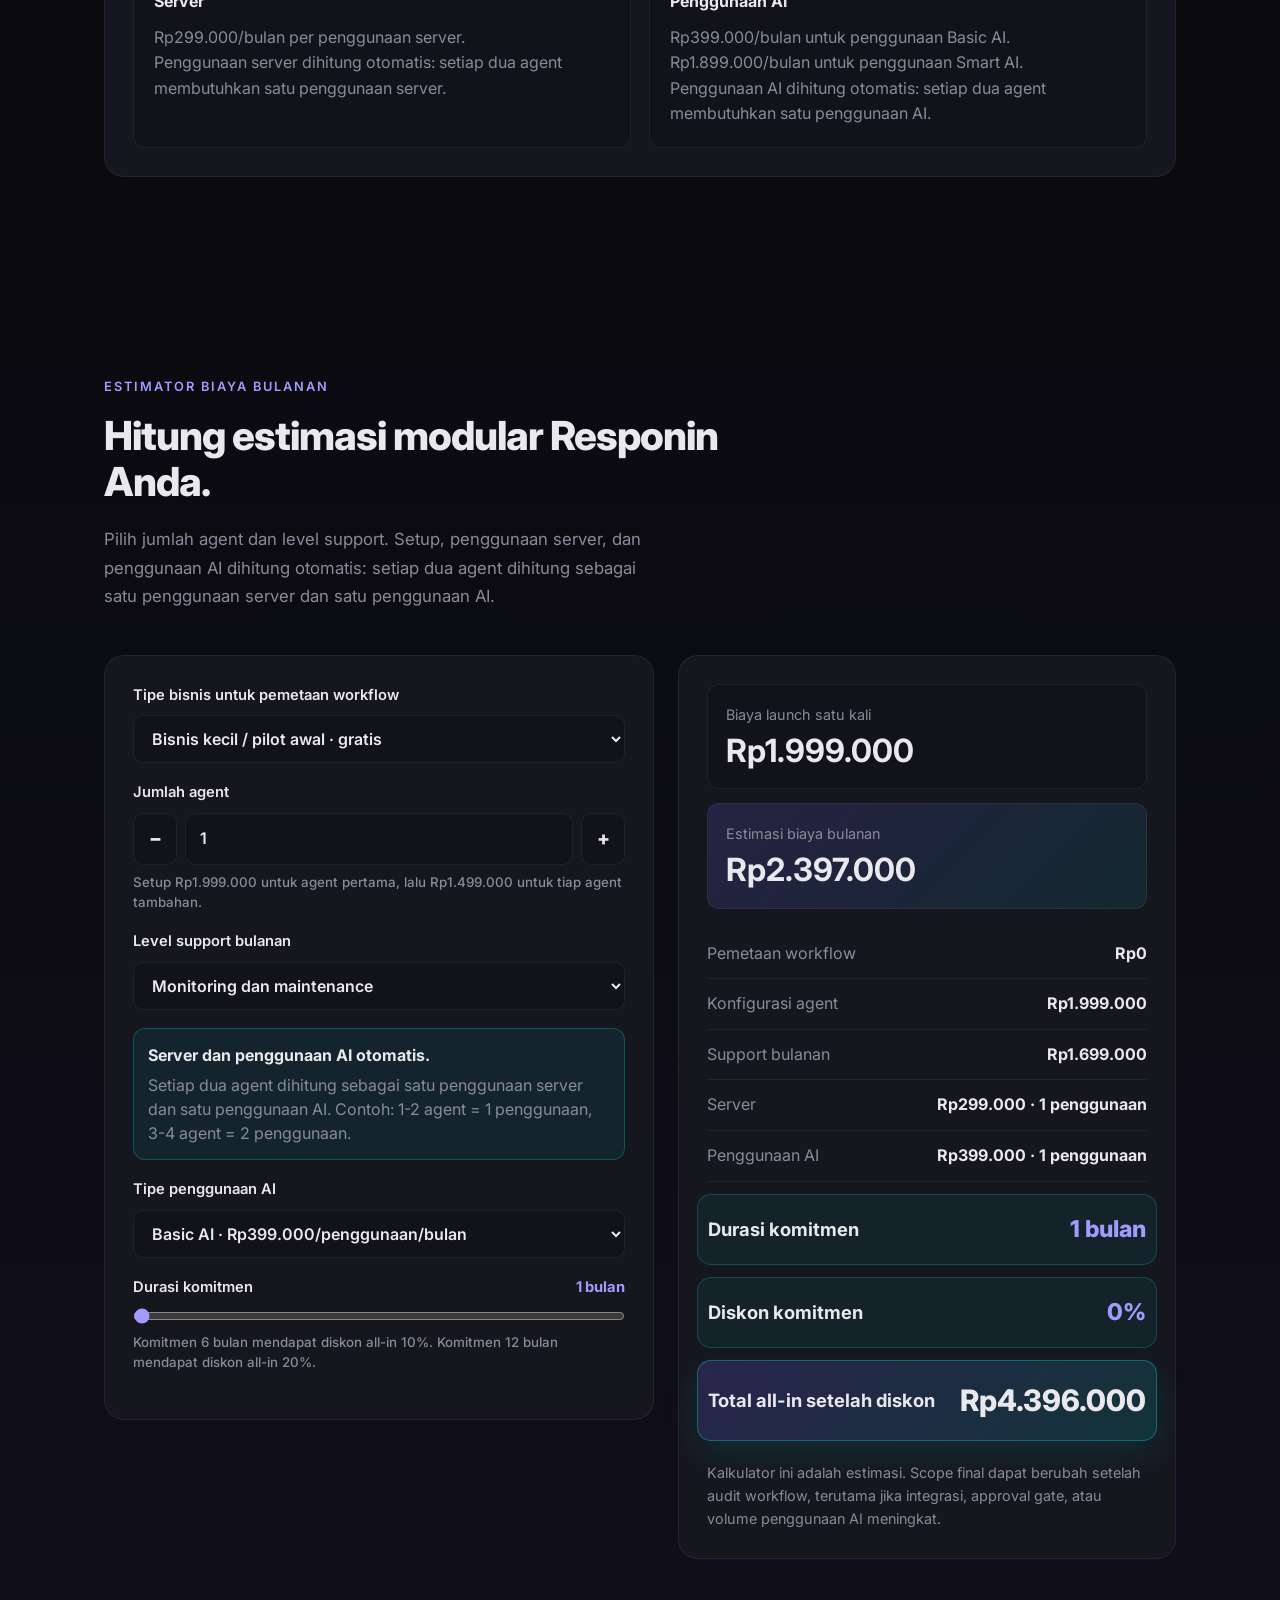
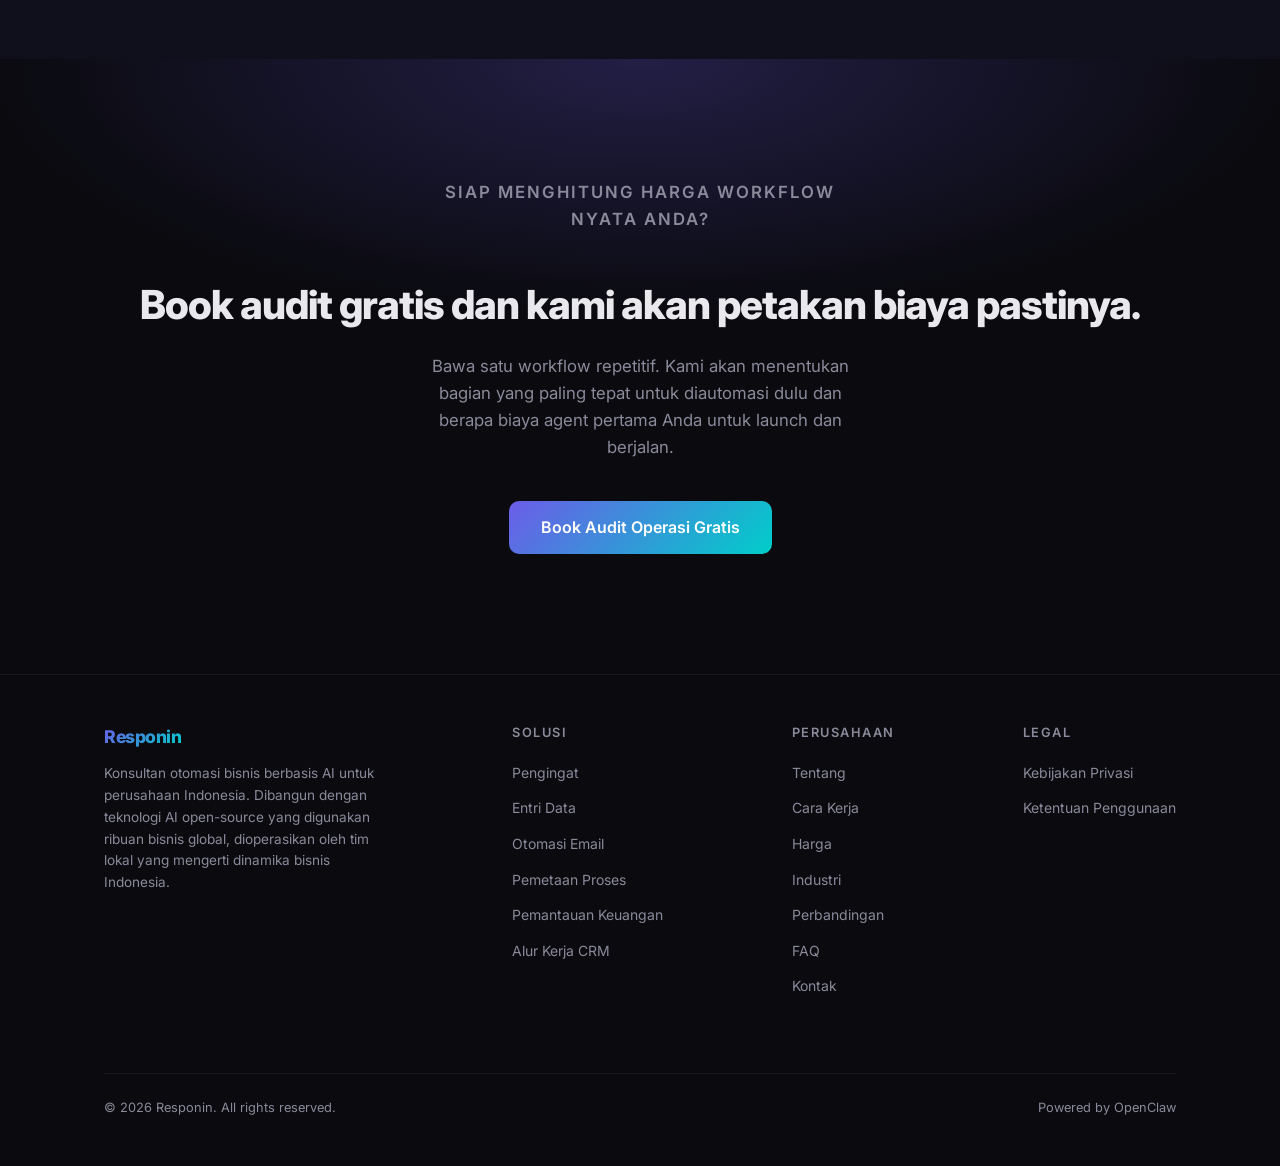
<file: pricing.html>
<!DOCTYPE html>
<html lang="id" data-page-title="ui.pricing_page_title">
<head>
  <meta charset="UTF-8" />
  <meta name="viewport" content="width=device-width, initial-scale=1.0" />
  <title>Pricing · Responin</title>
  <meta name="description" content="Responin pricing for workflow mapping, AI agent configuration, monthly monitoring, maintenance, servers, and AI licenses." />

  <!-- Favicon -->
  <link rel="icon" type="image/svg+xml" href="data:image/svg+xml,%3Csvg xmlns='http://www.w3.org/2000/svg' viewBox='0 0 32 32'%3E%3Cdefs%3E%3ClinearGradient id='g' x1='0' y1='0' x2='1' y2='1'%3E%3Cstop offset='0%25' stop-color='%236c5ce7'/%3E%3Cstop offset='100%25' stop-color='%2300cec9'/%3E%3C/linearGradient%3E%3C/defs%3E%3Crect width='32' height='32' rx='8' fill='url(%23g)'/%3E%3Ctext x='16' y='23' text-anchor='middle' font-family='Inter,sans-serif' font-weight='800' font-size='20' fill='white'%3ER%3C/text%3E%3C/svg%3E" />

  <link rel="preconnect" href="https://fonts.googleapis.com" />
  <link rel="preconnect" href="https://fonts.gstatic.com" crossorigin />
  <link rel="preload" href="https://fonts.googleapis.com/css2?family=Inter:wght@400;600;800&display=swap" as="style" onload="this.onload=null;this.rel='stylesheet'">
  <link rel="preload" href="icons.svg" as="fetch" type="image/svg+xml" crossorigin="anonymous">
  <noscript><link href="https://fonts.googleapis.com/css2?family=Inter:wght@400;600;800&display=swap" rel="stylesheet"></noscript>
  <link rel="stylesheet" href="styles.css" />
</head>
<body data-booking-url="https://calendly.com/hi-responin/30min">
  <a href="#main" class="skip-link">Skip to content</a>

  <header>
    <nav>
      <div class="container">
        <div class="nav-left">
          <a href="index.html" class="logo" aria-label="Responin home">Responin</a>
        </div>
        <div class="nav-center" aria-label="Primary navigation">
          <a href="index.html" class="nav-link" data-i18n="ui.nav_home">Home</a>
          <a href="learnmore.html" class="nav-link" data-i18n="ui.nav_more">Learn More</a>
          <a href="pricing.html" class="nav-link" data-i18n="ui.nav_pricing">Pricing</a>
        </div>
        <div class="nav-right">
          <a href="https://calendly.com/hi-responin/30min" class="nav-cta booking-link" data-i18n="ui.nav_cta" target="_blank" rel="noopener noreferrer">Get Started</a>
          <button class="nav-hamburger" type="button" data-action="open-mobile-menu" aria-label="Menu" aria-controls="mobileMenu" aria-expanded="false">
            <svg width="20" height="20"><use href="icons.svg#icon-menu"/></svg>
          </button>
          <div class="settings-wrap">
            <button class="settings-btn" type="button" data-action="toggle-settings" aria-label="Settings" aria-haspopup="true" aria-controls="settingsDropdown" aria-expanded="false">
              <svg width="20" height="20"><use href="icons.svg#icon-settings"/></svg>
            </button>
            <div class="settings-dropdown" id="settingsDropdown">
              <div class="settings-group">
                <div class="settings-group-label" data-i18n="ui.settings_language">Language</div>
                <div class="lang-switch">
                  <button class="lang-btn" data-lang="en" type="button">EN</button>
                  <button class="lang-btn active" data-lang="id" type="button">ID</button>
                </div>
              </div>
              <div class="settings-group">
                <div class="settings-group-label" data-i18n="ui.settings_theme">Theme</div>
                <div class="theme-options">
                  <button class="theme-btn" data-theme-opt="light" type="button"><svg width="14" height="14"><use href="icons.svg#icon-sun"/></svg>Light</button>
                  <button class="theme-btn active" data-theme-opt="dark" type="button"><svg width="14" height="14"><use href="icons.svg#icon-moon"/></svg>Dark</button>
                </div>
              </div>
            </div>
          </div>
        </div>
      </div>
    </nav>
  </header>

  <main id="main">
    <section class="hero pricing-hero">
      <div class="container hero-grid">
        <div class="hero-copy">
          <div class="hero-badge"><span class="dot"></span><span data-i18n="ui.pricing_hero_badge">Modular pricing for real Indonesian operations</span></div>
          <h1 data-i18n="ui.pricing_hero_title" data-i18n-html>Start with one workflow, then <span>add only what you need.</span></h1>
          <p data-i18n="ui.pricing_hero_desc">Responin pricing separates setup, support, hosting, and AI usage so small teams can start lean while growing teams can add monitoring, maintenance, and smarter AI when the workload justifies it.</p>
          <div class="hero-actions">
            <a href="#calculator" class="btn-primary" data-i18n="ui.pricing_hero_calc_cta">Calculate Your Monthly Estimate</a>
            <a href="#pricing-story" class="btn-secondary" data-i18n="ui.pricing_hero_story_cta">See the Pricing Story</a>
          </div>
        </div>
        <aside class="pricing-summary-card fade-up" aria-label="Pricing summary">
          <div class="pricing-summary-row"><span data-i18n="ui.pricing_summary_workflow">Workflow mapping</span><strong data-i18n="ui.pricing_summary_workflow_value">Free or Rp999.000</strong></div>
          <div class="pricing-summary-row"><span data-i18n="ui.pricing_summary_setup">Agent setup</span><strong data-i18n="ui.pricing_summary_setup_value">Rp1.999.000 first agent</strong></div>
          <div class="pricing-summary-row"><span data-i18n="ui.pricing_summary_additional_setup">Additional setup</span><strong data-i18n="ui.pricing_summary_additional_setup_value">Rp1.499.000/agent</strong></div>
          <div class="pricing-summary-row"><span data-i18n="ui.pricing_summary_support">Monthly support</span><strong data-i18n="ui.pricing_summary_support_value">From Rp799.000 first agent</strong></div>
          <div class="pricing-summary-row"><span data-i18n="ui.pricing_summary_system">System cost</span><strong data-i18n="ui.pricing_summary_system_value">1 server + AI usage / 2 agents</strong></div>
        </aside>
      </div>
    </section>

    <section class="section content-auto" id="pricing-story">
      <div class="container">
        <div class="fade-up text-center-block">
          <p class="section-label" data-i18n="ui.pricing_story_label">Pricing Story</p>
          <h2 class="section-title" data-i18n="ui.pricing_story_title">Think of Responin like hiring a small operations layer, not buying another SaaS login.</h2>
          <p class="section-desc" data-i18n="ui.pricing_story_desc">Most Indonesian businesses think in monthly team cost, admin workload, and whether another coordinator is needed. The real question is simpler: can one AI operations agent reduce the need for another admin, coordinator, or manual follow-up role?</p>
        </div>

        <div class="pricing-agent-definition fade-up">
          <div class="pricing-step-kicker" data-i18n="ui.pricing_agent_definition_kicker">What counts as one agent?</div>
          <p data-i18n="ui.pricing_agent_definition_desc">One agent is one dedicated AI operations worker configured for a specific team, workflow, or decision context — for example, a management brainstorming agent, a finance follow-up agent, or a marketing coordination agent.</p>
        </div>

        <div class="pricing-story-grid">
          <article class="pricing-story-card fade-up">
            <div class="pricing-step-kicker" data-i18n="ui.pricing_story_before_kicker">Before Responin</div>
            <h3 data-i18n="ui.pricing_story_before_title">Manual coordination keeps multiplying.</h3>
            <p data-i18n="ui.pricing_story_before_desc">Someone checks chats, follows up orders, updates spreadsheets, reminds the team, and asks managers for approvals. As volume grows, the usual answer is adding another admin or coordinator.</p>
          </article>
          <article class="pricing-story-card fade-up">
            <div class="pricing-step-kicker" data-i18n="ui.pricing_story_with_kicker">With Responin</div>
            <h3 data-i18n="ui.pricing_story_with_title">Start with one repetitive workflow.</h3>
            <p data-i18n="ui.pricing_story_with_desc">We map the workflow, configure the agent, then keep it running with the right support level. You pay modularly because not every team needs the same monitoring, server, or AI usage from day one.</p>
          </article>
          <article class="pricing-story-card fade-up">
            <div class="pricing-step-kicker" data-i18n="ui.pricing_story_why_kicker">Why it works</div>
            <h3 data-i18n="ui.pricing_story_why_title">The monthly cost can stay below new headcount.</h3>
            <p data-i18n="ui.pricing_story_why_desc">For many SMBs, the first Responin setup should cost less than recruiting, onboarding, and managing one additional operations person while still keeping humans in control.</p>
          </article>
        </div>
      </div>
    </section>

    <section class="section content-auto" id="pricing-structure">
      <div class="container">
        <div class="fade-up">
          <p class="section-label" data-i18n="ui.pricing_structure_label">Modular Pricing</p>
          <h2 class="section-title" data-i18n="ui.pricing_structure_title">Build your monthly cost from the pieces your workflow actually needs.</h2>
          <p class="section-desc" data-i18n="ui.pricing_structure_desc">One-time fees cover discovery and configuration. Monthly fees cover human support plus the operating system behind each agent.</p>
        </div>

        <div class="pricing-steps-grid">
          <article class="pricing-step-card fade-up">
            <div class="pricing-step-kicker" data-i18n="ui.pricing_step1_kicker">Step 1 · Workflow mapping · One-time cost</div>
            <h3 data-i18n="ui.pricing_step1_title">Map Your Highest-Friction Workflows</h3>
            <div class="price-line"><span data-i18n="ui.pricing_step1_free">Free</span> <span data-i18n="ui.pricing_step1_free_note">one-time cost for small businesses and early pilots</span></div>
            <div class="price-line"><span data-i18n="ui.pricing_step1_corporate">Rp999.000</span> <span data-i18n="ui.pricing_step1_corporate_note">one-time corporate operations audit</span></div>
          </article>

          <article class="pricing-step-card fade-up">
            <div class="pricing-step-kicker" data-i18n="ui.pricing_step2_kicker">Step 2 · Agent configuration · One-time cost</div>
            <h3 data-i18n="ui.pricing_step2_title">Configure Your Personal AI Agent</h3>
            <div class="price-line"><span data-i18n="ui.pricing_step2_first">Rp1.999.000</span> <span data-i18n="ui.pricing_step2_first_note">one-time fixed setup for the first agent</span></div>
            <div class="price-line"><span data-i18n="ui.pricing_step2_additional">Rp1.499.000</span> <span data-i18n="ui.pricing_step2_additional_note">one-time fixed setup for the second agent and beyond</span></div>
            <p data-i18n="ui.pricing_step2_desc">Configuration pricing is fixed per agent, so expansion stays predictable as you add more workflows.</p>
          </article>

          <article class="pricing-step-card pricing-step-card-wide fade-up">
            <div class="pricing-step-kicker" data-i18n="ui.pricing_support_kicker">Step 3 + 4 · Launch, expand, optimize</div>
            <h3 data-i18n="ui.pricing_support_title">Monthly consultation, monitoring, and maintenance</h3>
            <div class="pricing-options-grid">
              <div>
                <h4 data-i18n="ui.pricing_monitoring_title">Monitoring and maintenance</h4>
                <p data-i18n="ui.pricing_monitoring_first">Rp1.699.000/month for the first agent.</p>
                <p data-i18n="ui.pricing_monitoring_additional">Rp1.199.000/month for the second agent and beyond.</p>
                <span class="pricing-note" data-i18n="ui.pricing_monitoring_note">Best when the agent handles live workflows that need proactive review.</span>
              </div>
              <div>
                <h4 data-i18n="ui.pricing_maintenance_title">Maintenance only</h4>
                <p data-i18n="ui.pricing_maintenance_first">Rp799.000/month for the first agent.</p>
                <p data-i18n="ui.pricing_maintenance_additional">Rp399.000/month for the second agent and beyond.</p>
                <span class="pricing-note" data-i18n="ui.pricing_maintenance_note">Best when the workflow is stable and only needs light upkeep.</span>
              </div>
            </div>
          </article>

          <article class="pricing-step-card pricing-step-card-wide fade-up">
            <div class="pricing-step-kicker" data-i18n="ui.pricing_system_kicker">System · Monthly operating cost</div>
            <h3 data-i18n="ui.pricing_system_title">Hosting and AI usage</h3>
            <div class="pricing-options-grid">
              <div>
                <h4 data-i18n="ui.pricing_server_title">Server</h4>
                <p data-i18n="ui.pricing_server_price">Rp299.000/month per server usage.</p>
                <p data-i18n="ui.pricing_server_rule">Server usage is calculated automatically: every two agents need one server usage.</p>
              </div>
              <div>
                <h4 data-i18n="ui.pricing_ai_title">AI usage</h4>
                <p data-i18n="ui.pricing_ai_basic">Rp399.000/month for Basic AI usage.</p>
                <p data-i18n="ui.pricing_ai_smart">Rp1.899.000/month for Smart AI usage.</p>
                <p data-i18n="ui.pricing_ai_rule">AI usage is calculated automatically: every two agents need one AI usage.</p>
              </div>
            </div>
          </article>
        </div>
      </div>
    </section>

    <section class="section pricing-calculator-section" id="calculator">
      <div class="container">
        <div class="fade-up">
          <p class="section-label" data-i18n="ui.pricing_calc_label">Monthly Cost Estimator</p>
          <h2 class="section-title" data-i18n="ui.pricing_calc_title">Calculate your modular Responin estimate.</h2>
          <p class="section-desc" data-i18n="ui.pricing_calc_desc">Choose the number of agents and support level. Setup, server usage, and AI usage are calculated automatically: every two agents count as one server usage and one AI usage.</p>
        </div>

        <div class="pricing-calculator fade-up" data-pricing-calculator>
          <form class="pricing-form" aria-label="Pricing calculator inputs">
            <label class="pricing-field">
              <span data-i18n="ui.pricing_field_business">Business type for workflow mapping</span>
              <select name="step1Type">
                <option value="small" data-i18n="ui.pricing_option_small">Small business / early pilot · free</option>
                <option value="corporate" data-i18n="ui.pricing_option_corporate">Corporate · Rp999.000</option>
              </select>
            </label>

            <label class="pricing-field">
              <span data-i18n="ui.pricing_field_agents">Number of agents</span>
              <div class="agent-count-control">
                <button type="button" class="agent-count-btn" data-agent-count-action="decrease" aria-label="Reduce number of agents">−</button>
                <input type="number" name="agentCount" min="1" step="1" value="1" inputmode="numeric" />
                <button type="button" class="agent-count-btn" data-agent-count-action="increase" aria-label="Add number of agents">+</button>
              </div>
              <small data-i18n="ui.pricing_agent_note">Setup is Rp1.999.000 for the first agent, then Rp1.499.000 for each additional agent.</small>
            </label>

            <label class="pricing-field">
              <span data-i18n="ui.pricing_field_support">Monthly support level</span>
              <select name="supportPlan">
                <option value="monitoring" data-i18n="ui.pricing_option_monitoring">Monitoring and maintenance</option>
                <option value="maintenance" data-i18n="ui.pricing_option_maintenance">Maintenance only</option>
                <option value="none" data-i18n="ui.pricing_option_none" disabled>No monthly support</option>
              </select>
            </label>

            <div class="pricing-auto-note">
              <strong data-i18n="ui.pricing_auto_title">Server and AI usage are automatic.</strong>
              <span data-i18n="ui.pricing_auto_desc">Every two agents count as one server usage and one AI usage. For example: 1-2 agents = 1 usage, 3-4 agents = 2 usages.</span>
            </div>

            <label class="pricing-field">
              <span data-i18n="ui.pricing_field_ai">AI usage type</span>
              <select name="aiPlan">
                <option value="basic" data-i18n="ui.pricing_option_basic">Basic AI · Rp399.000/usage/month</option>
                <option value="smart" data-i18n="ui.pricing_option_smart">Smart AI · Rp1.899.000/usage/month</option>
              </select>
            </label>

            <label class="pricing-field pricing-range-field">
              <span><span data-i18n="ui.pricing_field_months">Commitment length</span> <strong data-price-result="monthsLabel">1 month</strong></span>
              <input type="range" name="commitmentMonths" min="1" max="12" step="1" value="1" />
              <small data-i18n="ui.pricing_months_note">6 months gets 10% all-in discount. 12 months gets 20% all-in discount.</small>
            </label>

          </form>

          <aside class="pricing-results" aria-live="polite">
            <div class="pricing-result-total">
              <span data-i18n="ui.pricing_result_one_time">One-time launch cost</span>
              <strong data-price-result="oneTime">Rp1.999.000</strong>
            </div>
            <div class="pricing-result-total monthly">
              <span data-i18n="ui.pricing_result_monthly">Estimated monthly cost</span>
              <strong data-price-result="monthly">Rp2.397.000</strong>
            </div>
            <dl class="pricing-breakdown">
              <div><dt data-i18n="ui.pricing_breakdown_step1">Workflow mapping</dt><dd data-price-result="step1">Rp0</dd></div>
              <div><dt data-i18n="ui.pricing_breakdown_step2">Agent configuration</dt><dd data-price-result="step2">Rp1.999.000</dd></div>
              <div><dt data-i18n="ui.pricing_breakdown_support">Monthly support</dt><dd data-price-result="support">Rp1.699.000</dd></div>
              <div><dt data-i18n="ui.pricing_breakdown_server">Server</dt><dd data-price-result="server">Rp399.000 · 1 usage</dd></div>
              <div><dt data-i18n="ui.pricing_breakdown_ai">AI usage</dt><dd data-price-result="ai">Rp399.000 · 1 usage</dd></div>
              <div class="pricing-breakdown-highlight"><dt data-i18n="ui.pricing_breakdown_months">Commitment length</dt><dd data-price-result="months">1 month</dd></div>
              <div class="pricing-breakdown-highlight"><dt data-i18n="ui.pricing_breakdown_discount">Commitment discount</dt><dd data-price-result="discount">0%</dd></div>
              <div class="pricing-breakdown-highlight pricing-breakdown-highlight-total"><dt data-i18n="ui.pricing_breakdown_total">All-in total after discount</dt><dd data-price-result="commitmentTotal">Rp4.396.000</dd></div>
            </dl>
            <p class="pricing-disclaimer" data-i18n="ui.pricing_disclaimer">This calculator is an estimate. Final scope can vary after the operations audit, especially when integrations, approval gates, or AI usage volume increase.</p>
          </aside>
        </div>
      </div>
    </section>

    <section class="cta-section">
      <div class="container text-center fade-up">
        <p class="section-label" data-i18n="ui.pricing_cta_label">Ready to price your real workflow?</p>
        <h2 data-i18n="ui.pricing_cta_title">Book a free audit and we will map the exact cost.</h2>
        <p data-i18n="ui.pricing_cta_desc">Bring one repetitive workflow. We will identify what to automate first and what your first agent should cost to launch and run.</p>
        <a href="https://calendly.com/hi-responin/30min" class="btn-primary booking-link" data-i18n="ui.pricing_cta_button" target="_blank" rel="noopener noreferrer">Book Free Operations Audit</a>
      </div>
    </section>
  </main>

  <footer>
    <div class="container">
      <div class="footer-brand">
        <div class="logo">Responin</div>
        <p data-i18n="ui.footer_desc">AI operations consulting and agent deployment for teams that want faster execution, clearer context, and safer automation across their existing tools.</p>
      </div>
      <div class="footer-col">
        <h4 data-i18n="ui.footer_solutions">Solutions</h4>
        <ul>
          <li><a href="learnmore.html#solutions" data-i18n="ui.foot_sol_1">Reminders</a></li>
          <li><a href="learnmore.html#solutions" data-i18n="ui.foot_sol_2">Data Entry</a></li>
          <li><a href="learnmore.html#solutions" data-i18n="ui.foot_sol_3">Email Automation</a></li>
          <li><a href="learnmore.html#solutions" data-i18n="ui.foot_sol_4">Process Mapping</a></li>
          <li><a href="learnmore.html#solutions" data-i18n="ui.foot_sol_5">Financial Monitoring</a></li>
          <li><a href="learnmore.html#solutions" data-i18n="ui.foot_sol_6">CRM Workflows</a></li>
        </ul>
      </div>
      <div class="footer-col">
        <h4 data-i18n="ui.footer_company">Company</h4>
        <ul>
          <li><a href="index.html#why" data-i18n="ui.foot_comp_1">About</a></li>
          <li><a href="index.html#how" data-i18n="ui.foot_comp_2">How It Works</a></li>
          <li><a href="pricing.html" data-i18n="ui.nav_pricing">Pricing</a></li>
          <li><a href="learnmore.html#industries" data-i18n="ui.foot_comp_3">Industries</a></li>
          <li><a href="learnmore.html#vs-generic" data-i18n="ui.foot_comp_4">Compare</a></li>
          <li><a href="learnmore.html#faq" data-i18n="ui.foot_comp_6">FAQ</a></li>
          <li><a href="index.html#cta" data-i18n="ui.foot_comp_5">Contact</a></li>
        </ul>
      </div>
      <div class="footer-col">
        <h4 data-i18n="ui.footer_legal">Legal</h4>
        <ul>
          <li><a href="privacy.html" data-i18n="ui.foot_legal_1">Privacy Policy</a></li>
          <li><a href="termsofuse.html" data-i18n="ui.foot_legal_2">Terms of Use</a></li>
        </ul>
      </div>
      <div class="footer-bottom">
        <span>© 2026 Responin. All rights reserved.</span>
        <span>Powered by OpenClaw</span>
      </div>
    </div>
  </footer>

  <div class="mobile-menu-overlay" id="mobileOverlay" aria-hidden="true" data-action="close-mobile-menu"></div>
  <aside class="mobile-menu" id="mobileMenu" aria-hidden="true" aria-label="Mobile navigation">
    <div class="mobile-menu-header">
      <a href="index.html" class="logo" aria-label="Responin home">Responin</a>
      <button class="mobile-menu-close" type="button" data-action="close-mobile-menu" aria-label="Close menu"><svg width="18" height="18"><use href="icons.svg#icon-x"/></svg></button>
    </div>
    <div class="mobile-menu-body">
      <div class="mobile-menu-links">
        <a href="index.html" class="mobile-menu-link" data-i18n="ui.nav_home" data-mobile-close>Home</a>
        <a href="learnmore.html" class="mobile-menu-link" data-i18n="ui.nav_more" data-mobile-close>Learn More</a>
        <a href="pricing.html" class="mobile-menu-link" data-i18n="ui.nav_pricing" data-mobile-close>Pricing</a>
      </div>
      <div class="mobile-menu-settings">
        <div class="settings-group">
          <div class="settings-group-label" data-i18n="ui.settings_language">Language</div>
          <div class="lang-switch"><button class="lang-btn" data-lang="en" type="button">EN</button><button class="lang-btn active" data-lang="id" type="button">ID</button></div>
        </div>
        <div class="settings-group">
          <div class="settings-group-label" data-i18n="ui.settings_theme">Theme</div>
          <div class="theme-options"><button class="theme-btn" data-theme-opt="light" type="button"><svg width="14" height="14"><use href="icons.svg#icon-sun"/></svg>Light</button><button class="theme-btn active" data-theme-opt="dark" type="button"><svg width="14" height="14"><use href="icons.svg#icon-moon"/></svg>Dark</button></div>
        </div>
      </div>
    </div>
  </aside>

  <script src="i18n.js" defer></script>
  <script src="app.js" defer></script>
</body>
</html>
</file>
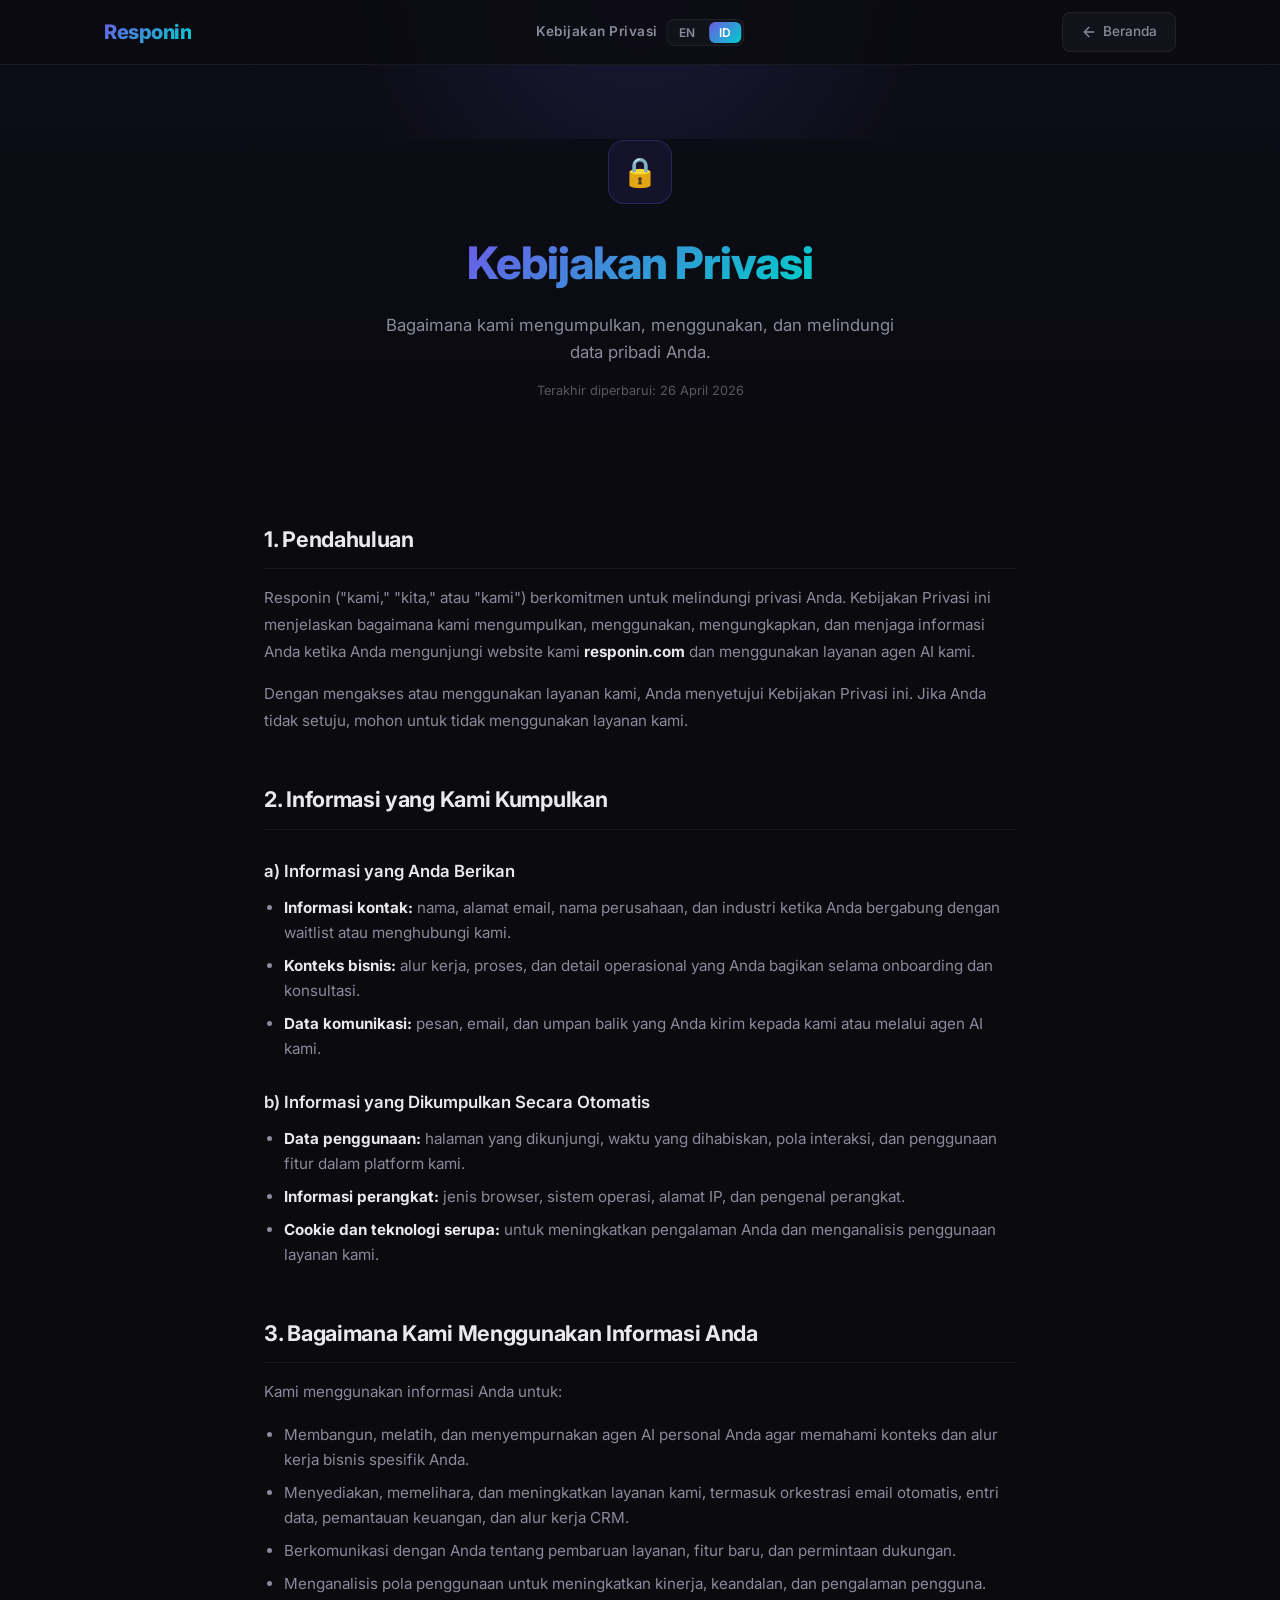
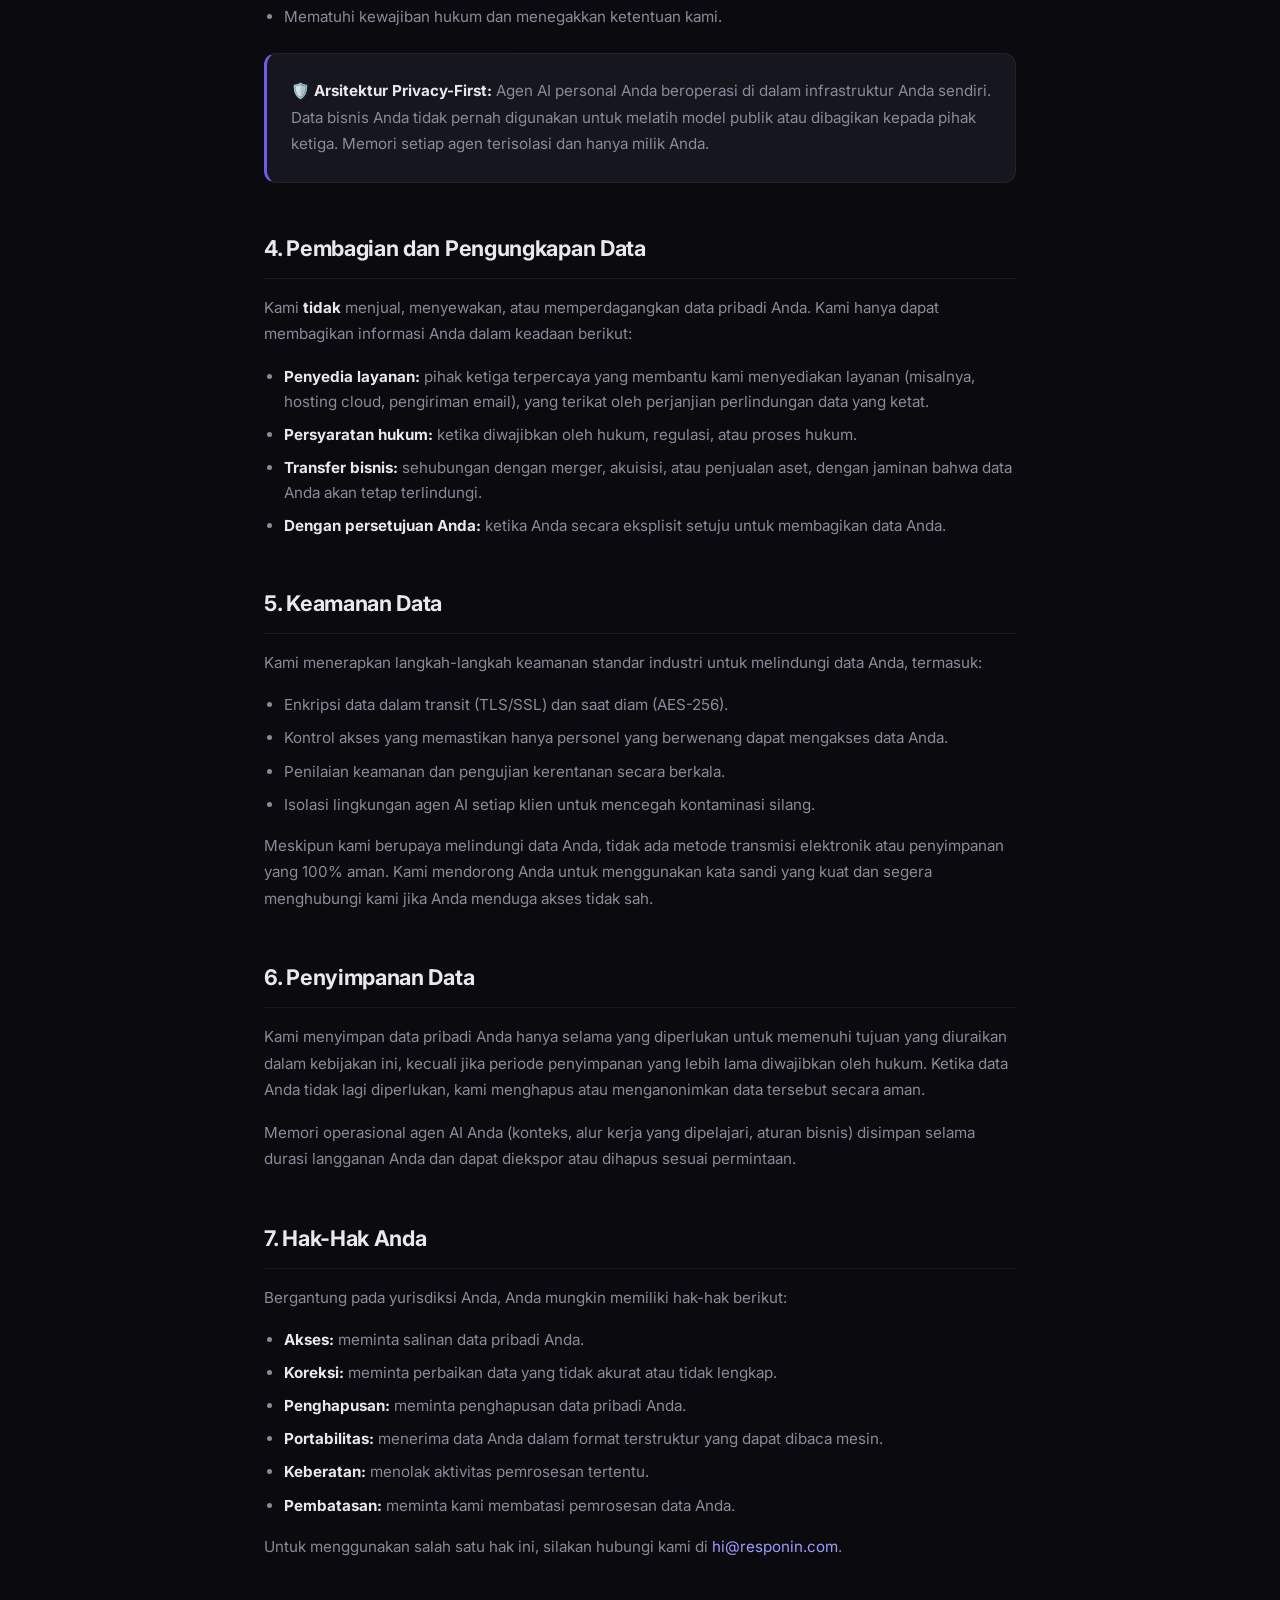
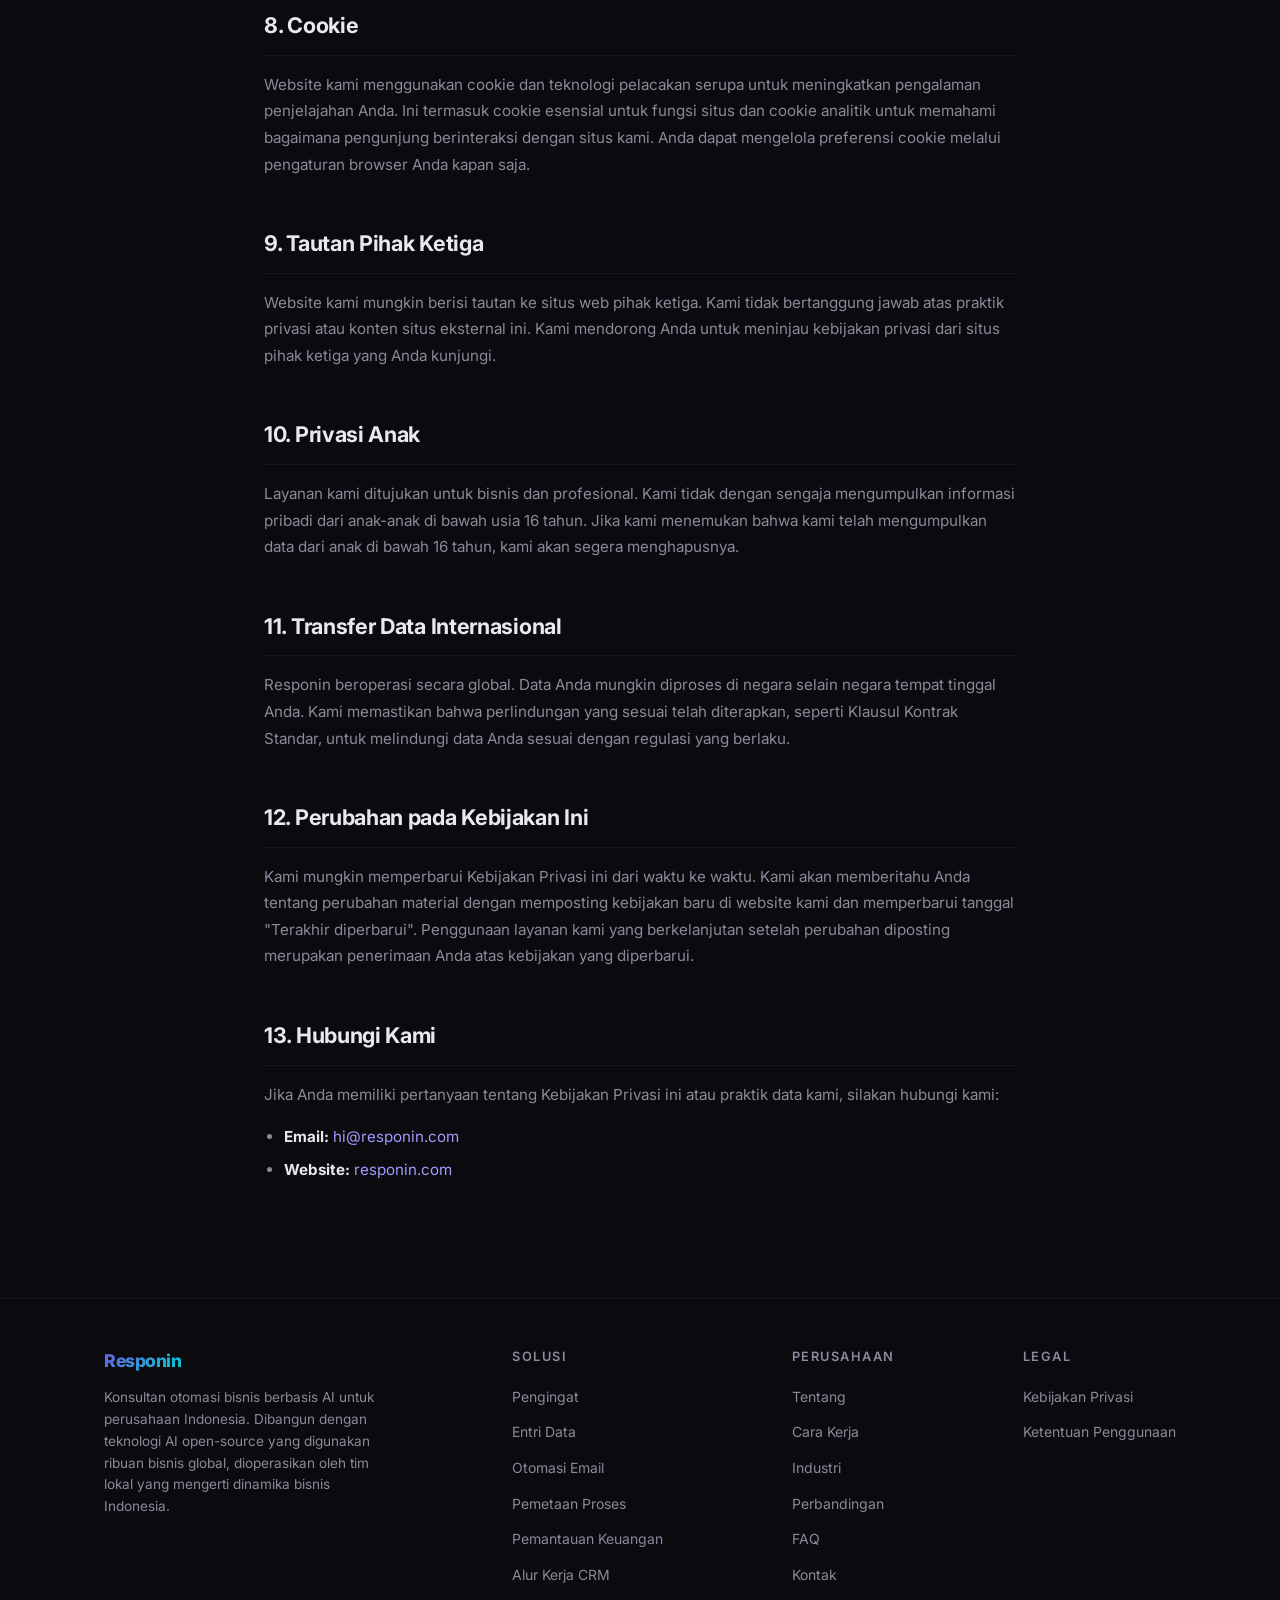
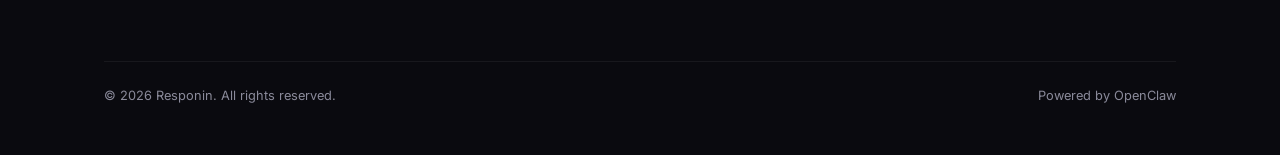
<file: privacy.html>
<!DOCTYPE html>
<html lang="id" data-page-title="legal.priv_page_title">
<head>
  <meta charset="UTF-8" />
  <meta name="viewport" content="width=device-width, initial-scale=1.0" />
  <title>Privacy Policy · Responin</title>
  <link rel="canonical" href="https://responin.com/privacy.html" />
  <meta name="description" content="Responin Privacy Policy: how we collect, use, and protect your data." />

  <link rel="icon" type="image/svg+xml" href="data:image/svg+xml,%3Csvg xmlns='http://www.w3.org/2000/svg' viewBox='0 0 32 32'%3E%3Cdefs%3E%3ClinearGradient id='g' x1='0' y1='0' x2='1' y2='1'%3E%3Cstop offset='0%25' stop-color='%236c5ce7'/%3E%3Cstop offset='100%25' stop-color='%2300cec9'/%3E%3C/linearGradient%3E%3C/defs%3E%3Crect width='32' height='32' rx='8' fill='url(%23g)'/%3E%3Ctext x='16' y='23' text-anchor='middle' font-family='Inter,sans-serif' font-weight='800' font-size='20' fill='white'%3ER%3C/text%3E%3C/svg%3E" />

  <link rel="preconnect" href="https://fonts.googleapis.com" />
  <link rel="preconnect" href="https://fonts.gstatic.com" crossorigin />
  <link href="https://fonts.googleapis.com/css2?family=Inter:wght@400;500;600;700;800&display=swap" rel="stylesheet" />
  <link rel="stylesheet" href="styles.css" />
  <link rel="stylesheet" href="legal.css" />
</head>
<body>
  <a href="#main" class="skip-link">Skip to content</a>

  <header>
    <nav>
    <div class="container">
      <a href="index.html" class="logo">Responin</a>
      <div class="nav-center">
        <span class="nav-page-title" data-i18n="legal.priv_page_title">Privacy Policy</span>
        <div class="lang-switch-nav">
          <button class="lang-btn-nav" data-lang="en" type="button">EN</button>
          <button class="lang-btn-nav active" data-lang="id" type="button">ID</button>
        </div>
      </div>
      <a href="index.html" class="nav-back">
        <svg width="16" height="16"><use href="icons.svg#icon-arrow-left"/></svg>
        <span data-i18n="legal.priv_nav_back">Home</span>
      </a>
    </div>
    </nav>
  </header>

  <main id="main">
    <section class="page-hero">
    <div class="container">
      <div class="page-hero-icon">🔒</div>
      <h1 data-i18n="legal.priv_hero_title" data-i18n-html><span>Privacy Policy</span></h1>
      <p data-i18n="legal.priv_hero_desc">How we collect, use, and protect your personal data.</p>
      <div class="last-updated" data-i18n="legal.priv_last_updated">Last updated: April 26, 2026</div>
    </div>
  </section>

  <section class="legal-content">
    <div class="container" id="content-area">

      <h2 data-i18n="legal.priv_s1_title">1. Introduction</h2>
      <p data-i18n="legal.priv_s1_p1" data-i18n-html>Responin ("we," "our," or "us") is committed to protecting your privacy. This Privacy Policy explains how we collect, use, disclose, and safeguard your information when you visit our website <strong>responin.com</strong> and use our AI agent services.</p>
      <p data-i18n="legal.priv_s1_p2">By accessing or using our services, you agree to this Privacy Policy. If you do not agree, please do not use our services.</p>

      <h2 data-i18n="legal.priv_s2_title">2. Information We Collect</h2>
      <h3 data-i18n="legal.priv_s2a_title">a) Information You Provide</h3>
      <ul>
        <li data-i18n="legal.priv_s2_li1" data-i18n-html><strong>Contact information:</strong> name, email address, company name, and industry when you join our waitlist or contact us.</li>
        <li data-i18n="legal.priv_s2_li2" data-i18n-html><strong>Business context:</strong> workflows, processes, and operational details you share during onboarding and consultation.</li>
        <li data-i18n="legal.priv_s2_li3" data-i18n-html><strong>Communication data:</strong> messages, emails, and feedback you send to us or through our AI agents.</li>
      </ul>
      <h3 data-i18n="legal.priv_s2b_title">b) Information Collected Automatically</h3>
      <ul>
        <li data-i18n="legal.priv_s2_li4" data-i18n-html><strong>Usage data:</strong> pages visited, time spent, interaction patterns, and feature usage within our platform.</li>
        <li data-i18n="legal.priv_s2_li5" data-i18n-html><strong>Device information:</strong> browser type, operating system, IP address, and device identifiers.</li>
        <li data-i18n="legal.priv_s2_li6" data-i18n-html><strong>Cookies and similar technologies:</strong> to improve your experience and analyze how our services are used.</li>
      </ul>

      <h2 data-i18n="legal.priv_s3_title">3. How We Use Your Information</h2>
      <p data-i18n="legal.priv_s3_p1">We use your information to:</p>
      <ul>
        <li data-i18n="legal.priv_s3_li1">Build, train, and refine your personal AI agent to understand your specific business context and workflows.</li>
        <li data-i18n="legal.priv_s3_li2">Provide, maintain, and improve our services, including automated email orchestration, data entry, financial monitoring, and CRM workflows.</li>
        <li data-i18n="legal.priv_s3_li3">Communicate with you about service updates, new features, and support requests.</li>
        <li data-i18n="legal.priv_s3_li4">Analyze usage patterns to enhance performance, reliability, and user experience.</li>
        <li data-i18n="legal.priv_s3_li5">Comply with legal obligations and enforce our terms.</li>
      </ul>

      <div class="highlight-box">
        <p data-i18n="legal.priv_s3_note" data-i18n-html><strong>🛡️ Privacy-First Architecture:</strong> Your personal AI agent operates within your own infrastructure. Your business data is never used to train public models or shared with third parties. Each agent's memory is isolated and belongs exclusively to you.</p>
      </div>

      <h2 data-i18n="legal.priv_s4_title">4. Data Sharing and Disclosure</h2>
      <p data-i18n="legal.priv_s4_p1" data-i18n-html>We do <strong>not</strong> sell, rent, or trade your personal data. We may share your information only in the following circumstances:</p>
      <ul>
        <li data-i18n="legal.priv_s4_li1" data-i18n-html><strong>Service providers:</strong> trusted third parties who help us deliver our services (e.g., cloud hosting, email delivery), bound by strict data protection agreements.</li>
        <li data-i18n="legal.priv_s4_li2" data-i18n-html><strong>Legal requirements:</strong> when required by law, regulation, or legal process.</li>
        <li data-i18n="legal.priv_s4_li3" data-i18n-html><strong>Business transfers:</strong> in connection with a merger, acquisition, or sale of assets, with assurance that your data will remain protected.</li>
        <li data-i18n="legal.priv_s4_li4" data-i18n-html><strong>With your consent:</strong> when you have explicitly agreed to share your data.</li>
      </ul>

      <h2 data-i18n="legal.priv_s5_title">5. Data Security</h2>
      <p data-i18n="legal.priv_s5_p1">We implement industry-standard security measures to protect your data, including:</p>
      <ul>
        <li data-i18n="legal.priv_s5_li1">Encryption of data in transit (TLS/SSL) and at rest (AES-256).</li>
        <li data-i18n="legal.priv_s5_li2">Access controls ensuring only authorized personnel can access your data.</li>
        <li data-i18n="legal.priv_s5_li3">Regular security assessments and vulnerability testing.</li>
        <li data-i18n="legal.priv_s5_li4">Isolation of each client's AI agent environment to prevent cross-contamination.</li>
      </ul>
      <p data-i18n="legal.priv_s5_p2">While we strive to protect your data, no method of electronic transmission or storage is 100% secure. We encourage you to use strong passwords and to contact us immediately if you suspect unauthorized access.</p>

      <h2 data-i18n="legal.priv_s6_title">6. Data Retention</h2>
      <p data-i18n="legal.priv_s6_p1">We retain your personal data only for as long as necessary to fulfill the purposes outlined in this policy, unless a longer retention period is required by law. When your data is no longer needed, we securely delete or anonymize it.</p>
      <p data-i18n="legal.priv_s6_p2">Your AI agent's operational memory (context, learned workflows, business rules) is retained for the duration of your subscription and can be exported or deleted upon request.</p>

      <h2 data-i18n="legal.priv_s7_title">7. Your Rights</h2>
      <p data-i18n="legal.priv_s7_p1">Depending on your jurisdiction, you may have the following rights:</p>
      <ul>
        <li data-i18n="legal.priv_s7_li1" data-i18n-html><strong>Access:</strong> request a copy of your personal data.</li>
        <li data-i18n="legal.priv_s7_li2" data-i18n-html><strong>Correction:</strong> request corrections to inaccurate or incomplete data.</li>
        <li data-i18n="legal.priv_s7_li3" data-i18n-html><strong>Deletion:</strong> request deletion of your personal data.</li>
        <li data-i18n="legal.priv_s7_li4" data-i18n-html><strong>Portability:</strong> receive your data in a structured, machine-readable format.</li>
        <li data-i18n="legal.priv_s7_li5" data-i18n-html><strong>Objection:</strong> object to certain processing activities.</li>
        <li data-i18n="legal.priv_s7_li6" data-i18n-html><strong>Restriction:</strong> request that we limit the processing of your data.</li>
      </ul>
      <p data-i18n="legal.priv_s7_p2" data-i18n-html>To exercise any of these rights, please contact us at <a href="mailto:hi@responin.com">hi@responin.com</a>.</p>

      <h2 data-i18n="legal.priv_s8_title">8. Cookies</h2>
      <p data-i18n="legal.priv_s8_p1">Our website uses cookies and similar tracking technologies to enhance your browsing experience. These include essential cookies for site functionality and analytics cookies to understand how visitors interact with our site. You can manage your cookie preferences through your browser settings at any time.</p>

      <h2 data-i18n="legal.priv_s9_title">9. Third-Party Links</h2>
      <p data-i18n="legal.priv_s9_p1">Our website may contain links to third-party websites. We are not responsible for the privacy practices or content of these external sites. We encourage you to review the privacy policies of any third-party sites you visit.</p>

      <h2 data-i18n="legal.priv_s10_title">10. Children's Privacy</h2>
      <p data-i18n="legal.priv_s10_p1">Our services are intended for businesses and professionals. We do not knowingly collect personal information from children under 16. If we discover that we have collected data from a child under 16, we will delete it promptly.</p>

      <h2 data-i18n="legal.priv_s11_title">11. International Data Transfers</h2>
      <p data-i18n="legal.priv_s11_p1">Responin operates globally. Your data may be processed in countries other than your country of residence. We ensure that appropriate safeguards are in place, such as Standard Contractual Clauses, to protect your data in accordance with applicable regulations.</p>

      <h2 data-i18n="legal.priv_s12_title">12. Changes to This Policy</h2>
      <p data-i18n="legal.priv_s12_p1">We may update this Privacy Policy from time to time. We will notify you of any material changes by posting the new policy on our website and updating the "Last updated" date. Your continued use of our services after changes are posted constitutes your acceptance of the updated policy.</p>

      <h2 data-i18n="legal.priv_s13_title">13. Contact Us</h2>
      <p data-i18n="legal.priv_s13_p1">If you have any questions about this Privacy Policy or our data practices, please contact us:</p>
      <ul>
        <li data-i18n="legal.priv_s13_li1" data-i18n-html><strong>Email:</strong> <a href="mailto:hi@responin.com">hi@responin.com</a></li>
        <li data-i18n="legal.priv_s13_li2" data-i18n-html><strong>Website:</strong> <a href="https://responin.com">responin.com</a></li>
      </ul>

    </div>
  </section>

  <footer>
    <div class="container">
      <div class="footer-brand">
        <div class="logo">Responin</div>
        <p data-i18n="ui.footer_desc">AI operations consulting and agent deployment for teams that want faster execution, clearer context, and safer automation across their existing tools.</p>
      </div>
      <div class="footer-col">
        <h4 data-i18n="ui.footer_solutions">Solutions</h4>
        <ul>
          <li><a href="index.html#solutions" data-i18n="ui.foot_sol_1">Reminders</a></li>
          <li><a href="index.html#solutions" data-i18n="ui.foot_sol_2">Data Entry</a></li>
          <li><a href="index.html#solutions" data-i18n="ui.foot_sol_3">Email Automation</a></li>
          <li><a href="index.html#solutions" data-i18n="ui.foot_sol_4">Process Mapping</a></li>
          <li><a href="index.html#solutions" data-i18n="ui.foot_sol_5">Financial Monitoring</a></li>
          <li><a href="index.html#solutions" data-i18n="ui.foot_sol_6">CRM Workflows</a></li>
        </ul>
      </div>
      <div class="footer-col">
        <h4 data-i18n="ui.footer_company">Company</h4>
        <ul>
          <li><a href="index.html#why" data-i18n="ui.foot_comp_1">About</a></li>
          <li><a href="index.html#how" data-i18n="ui.foot_comp_2">How It Works</a></li>
          <li><a href="learnmore.html#industries" data-i18n="ui.foot_comp_3">Industries</a></li>
          <li><a href="learnmore.html#vs-generic" data-i18n="ui.foot_comp_4">Compare</a></li>
          <li><a href="learnmore.html#faq" data-i18n="ui.foot_comp_6">FAQ</a></li>
          <li><a href="index.html#cta" data-i18n="ui.foot_comp_5">Contact</a></li>
        </ul>
      </div>
      <div class="footer-col">
        <h4 data-i18n="ui.footer_legal">Legal</h4>
        <ul>
          <li><a href="privacy.html" data-i18n="ui.foot_legal_1">Privacy Policy</a></li>
          <li><a href="termsofuse.html" data-i18n="ui.foot_legal_2">Terms of Use</a></li>
        </ul>
      </div>
      <div class="footer-bottom">
        <span>© 2026 Responin. All rights reserved.</span>
        <span>Powered by OpenClaw</span>
      </div>
    </div>
  </footer>

  </main>

  <script src="i18n.js"></script>
  <script src="i18n-legal.js"></script>
  <script src="legal.js"></script>
</body>
</html>
</file>
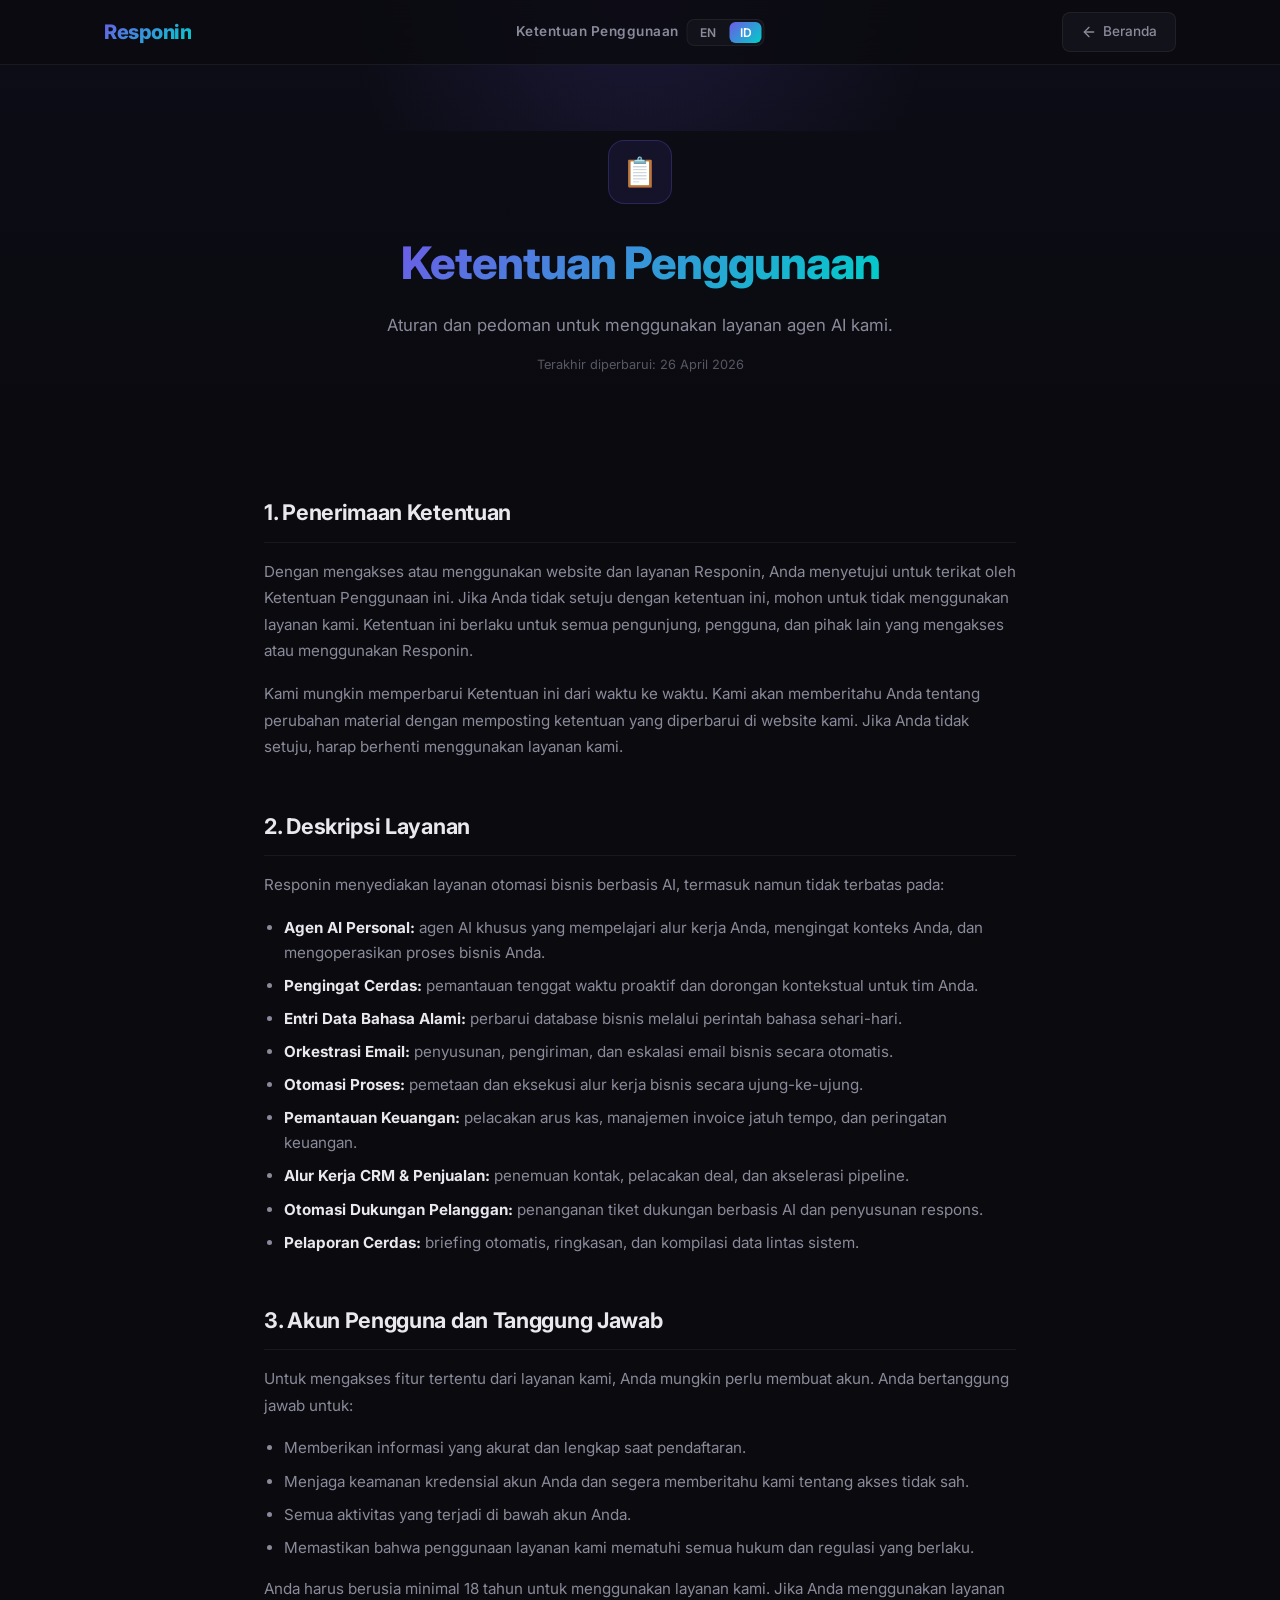
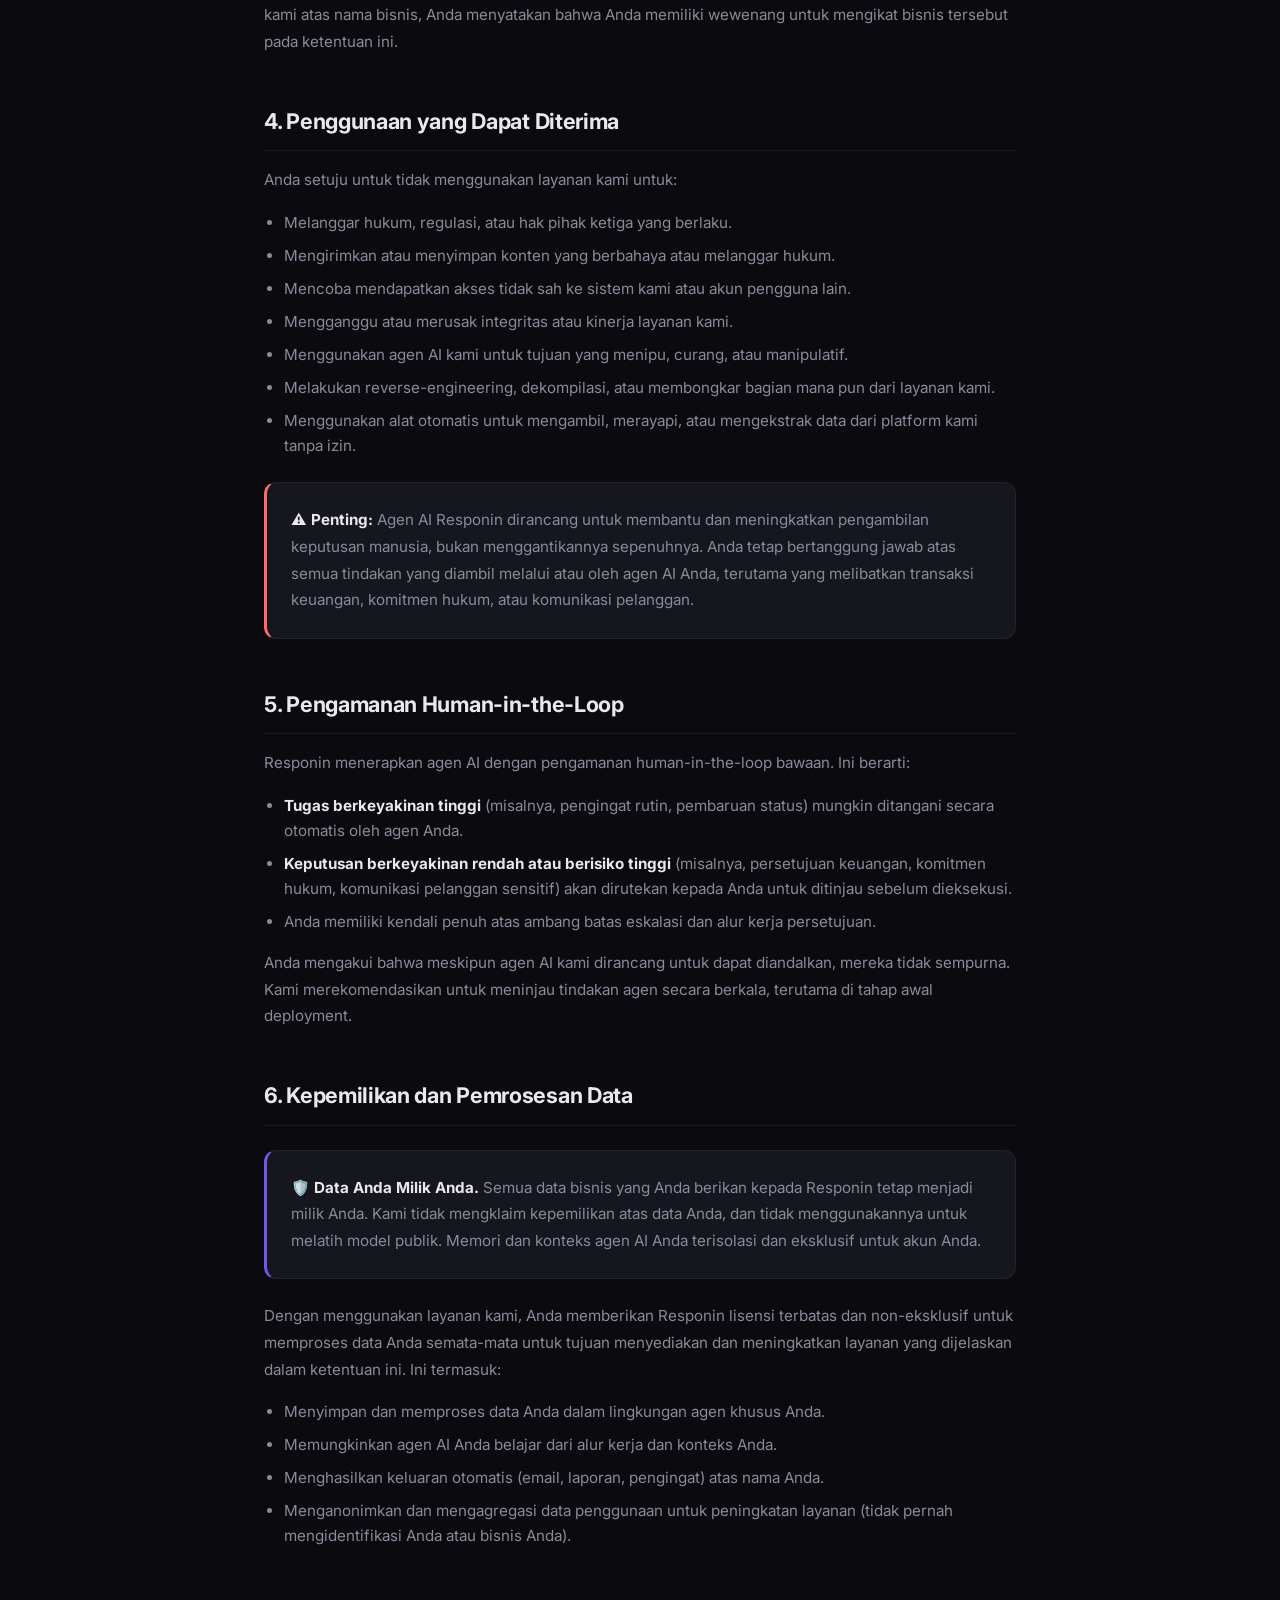
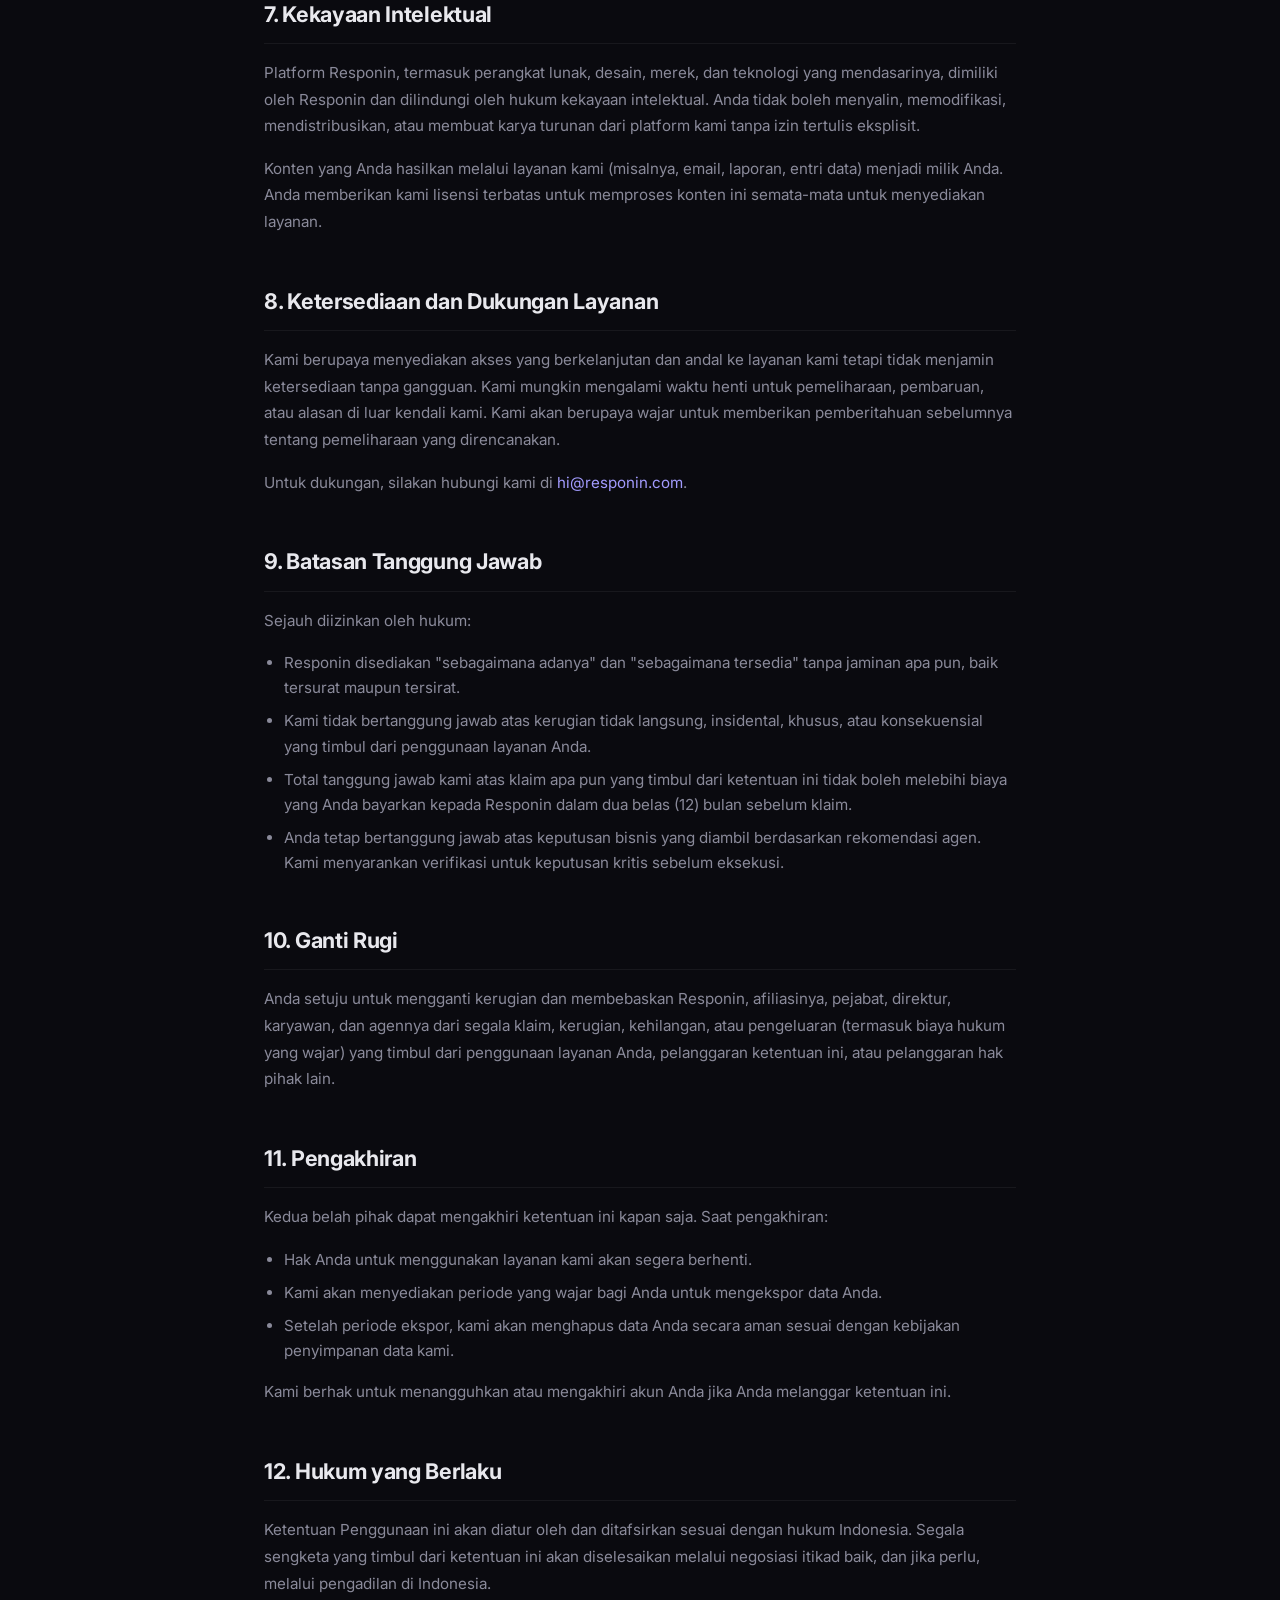
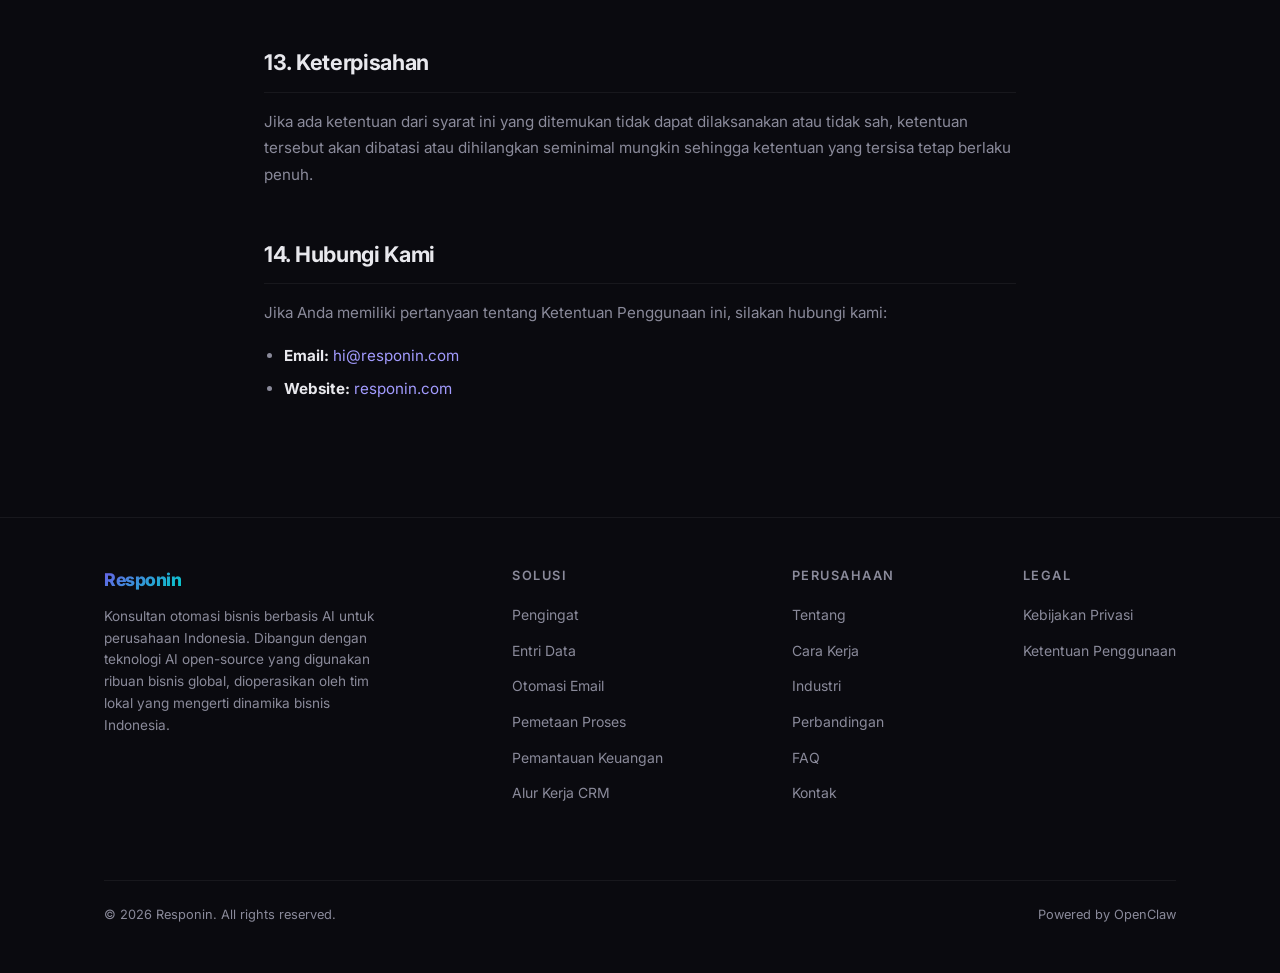
<file: termsofuse.html>
<!DOCTYPE html>
<html lang="id" data-page-title="legal.terms_page_title">
<head>
  <meta charset="UTF-8" />
  <meta name="viewport" content="width=device-width, initial-scale=1.0" />
  <title>Terms of Use · Responin</title>
  <link rel="canonical" href="https://responin.com/termsofuse.html" />
  <meta name="description" content="Responin Terms of Use: the rules and guidelines for using our AI agent services." />

  <link rel="icon" type="image/svg+xml" href="data:image/svg+xml,%3Csvg xmlns='http://www.w3.org/2000/svg' viewBox='0 0 32 32'%3E%3Cdefs%3E%3ClinearGradient id='g' x1='0' y1='0' x2='1' y2='1'%3E%3Cstop offset='0%25' stop-color='%236c5ce7'/%3E%3Cstop offset='100%25' stop-color='%2300cec9'/%3E%3C/linearGradient%3E%3C/defs%3E%3Crect width='32' height='32' rx='8' fill='url(%23g)'/%3E%3Ctext x='16' y='23' text-anchor='middle' font-family='Inter,sans-serif' font-weight='800' font-size='20' fill='white'%3ER%3C/text%3E%3C/svg%3E" />

  <link rel="preconnect" href="https://fonts.googleapis.com" />
  <link rel="preconnect" href="https://fonts.gstatic.com" crossorigin />
  <link href="https://fonts.googleapis.com/css2?family=Inter:wght@400;500;600;700;800&display=swap" rel="stylesheet" />
  <link rel="stylesheet" href="styles.css" />
  <link rel="stylesheet" href="legal.css" />
</head>
<body>
  <a href="#main" class="skip-link">Skip to content</a>

  <header>
    <nav>
    <div class="container">
      <a href="index.html" class="logo">Responin</a>
      <div class="nav-center">
        <span class="nav-page-title" data-i18n="legal.terms_page_title">Terms of Use</span>
        <div class="lang-switch-nav">
          <button class="lang-btn-nav" data-lang="en" type="button">EN</button>
          <button class="lang-btn-nav active" data-lang="id" type="button">ID</button>
        </div>
      </div>
      <a href="index.html" class="nav-back">
        <svg width="16" height="16"><use href="icons.svg#icon-arrow-left"/></svg>
        <span data-i18n="legal.terms_nav_back">Home</span>
      </a>
    </div>
    </nav>
  </header>

  <main id="main">
    <section class="page-hero">
    <div class="container">
      <div class="page-hero-icon">📋</div>
      <h1 data-i18n="legal.terms_hero_title" data-i18n-html><span>Terms of Use</span></h1>
      <p data-i18n="legal.terms_hero_desc">The rules and guidelines for using our AI agent services.</p>
      <div class="last-updated" data-i18n="legal.terms_last_updated">Last updated: April 26, 2026</div>
    </div>
  </section>

  <section class="legal-content">
    <div class="container" id="content-area">

      <h2 data-i18n="legal.terms_s1_title">1. Acceptance of Terms</h2>
      <p data-i18n="legal.terms_s1_p1">By accessing or using the Responin website and services, you agree to be bound by these Terms of Use. If you do not agree to these terms, please do not use our services. These terms apply to all visitors, users, and others who access or use Responin.</p>
      <p data-i18n="legal.terms_s1_p2">We may update these Terms from time to time. We will notify you of any material changes by posting the updated terms on our website. Your continued use of our services after such changes constitutes your acceptance of the new terms.</p>

      <h2 data-i18n="legal.terms_s2_title">2. Description of Services</h2>
      <p data-i18n="legal.terms_s2_p1">Responin provides AI-driven business automation services, including but not limited to:</p>
      <ul>
        <li data-i18n="legal.terms_s2_li1" data-i18n-html><strong>Personal AI Agents:</strong> dedicated AI agents that learn your workflows, remember your context, and operate your business processes.</li>
        <li data-i18n="legal.terms_s2_li2" data-i18n-html><strong>Intelligent Reminders:</strong> proactive deadline monitoring and contextual nudges for your team.</li>
        <li data-i18n="legal.terms_s2_li3" data-i18n-html><strong>Natural Language Data Entry:</strong> update business databases through plain language commands.</li>
        <li data-i18n="legal.terms_s2_li4" data-i18n-html><strong>Email Orchestration:</strong> automated drafting, sending, and escalation of business emails.</li>
        <li data-i18n="legal.terms_s2_li5" data-i18n-html><strong>Process Automation:</strong> end-to-end mapping and execution of business workflows.</li>
        <li data-i18n="legal.terms_s2_li6" data-i18n-html><strong>Financial Monitoring:</strong> cash flow tracking, overdue invoice management, and financial alerts.</li>
        <li data-i18n="legal.terms_s2_li7" data-i18n-html><strong>CRM & Sales Workflows:</strong> contact discovery, deal tracking, and pipeline acceleration.</li>
        <li data-i18n="legal.terms_s2_li8" data-i18n-html><strong>Customer Support Automation:</strong> AI-powered support ticket handling and response drafting.</li>
        <li data-i18n="legal.terms_s2_li9" data-i18n-html><strong>Intelligent Reporting:</strong> automated briefings, summaries, and cross-system data compilation.</li>
      </ul>

      <h2 data-i18n="legal.terms_s3_title">3. User Accounts and Responsibilities</h2>
      <p data-i18n="legal.terms_s3_p1">To access certain features of our services, you may need to create an account. You are responsible for:</p>
      <ul>
        <li data-i18n="legal.terms_s3_li1">Providing accurate and complete information during registration.</li>
        <li data-i18n="legal.terms_s3_li2">Maintaining the security of your account credentials and promptly notifying us of any unauthorized access.</li>
        <li data-i18n="legal.terms_s3_li3">All activities that occur under your account.</li>
        <li data-i18n="legal.terms_s3_li4">Ensuring that your use of our services complies with all applicable laws and regulations.</li>
      </ul>
      <p data-i18n="legal.terms_s3_p2">You must be at least 18 years old to use our services. If you are using our services on behalf of a business, you represent that you have the authority to bind that business to these terms.</p>

      <h2 data-i18n="legal.terms_s4_title">4. Acceptable Use</h2>
      <p data-i18n="legal.terms_s4_p1">You agree not to use our services to:</p>
      <ul>
        <li data-i18n="legal.terms_s4_li1">Violate any applicable laws, regulations, or third-party rights.</li>
        <li data-i18n="legal.terms_s4_li2">Transmit or store malicious, harmful, or unlawful content.</li>
        <li data-i18n="legal.terms_s4_li3">Attempt to gain unauthorized access to our systems or other users' accounts.</li>
        <li data-i18n="legal.terms_s4_li4">Interfere with or disrupt the integrity or performance of our services.</li>
        <li data-i18n="legal.terms_s4_li5">Use our AI agents for deceptive, fraudulent, or manipulative purposes.</li>
        <li data-i18n="legal.terms_s4_li6">Reverse-engineer, decompile, or disassemble any part of our services.</li>
        <li data-i18n="legal.terms_s4_li7">Use automated tools to scrape, crawl, or extract data from our platform without permission.</li>
      </ul>

      <div class="warning-box">
        <p data-i18n="legal.terms_s4_note" data-i18n-html><strong>⚠️ Important:</strong> Responin AI agents are designed to assist and augment human decision-making, not replace it entirely. You remain ultimately responsible for all actions taken through or by your AI agent, especially those involving financial transactions, legal commitments, or customer communications.</p>
      </div>

      <h2 data-i18n="legal.terms_s5_title">5. Human-in-the-Loop Safeguards</h2>
      <p data-i18n="legal.terms_s5_p1">Responin deploys AI agents with built-in human-in-the-loop safeguards. This means:</p>
      <ul>
        <li data-i18n="legal.terms_s5_li1" data-i18n-html><strong>High-confidence tasks</strong> (e.g., routine reminders, status updates) may be handled automatically by your agent.</li>
        <li data-i18n="legal.terms_s5_li2" data-i18n-html><strong>Low-confidence or high-stakes decisions</strong> (e.g., financial approvals, legal commitments, sensitive customer communications) will be routed to you for review before execution.</li>
        <li data-i18n="legal.terms_s5_li3">You have full control over escalation thresholds and approval workflows.</li>
      </ul>
      <p data-i18n="legal.terms_s5_p2">You acknowledge that while our AI agents are designed to be reliable, they are not infallible. We recommend reviewing agent actions periodically, especially in the early stages of deployment.</p>

      <h2 data-i18n="legal.terms_s6_title">6. Data Ownership and Processing</h2>

      <div class="highlight-box">
        <p data-i18n="legal.terms_s6_note" data-i18n-html><strong>🛡️ Your Data Is Yours.</strong> All business data you provide to Responin remains your property. We do not claim ownership of your data, nor do we use it to train public models. Your AI agent's memory and context are isolated and exclusive to your account.</p>
      </div>

      <p data-i18n="legal.terms_s6_p1">By using our services, you grant Responin a limited, non-exclusive license to process your data solely for the purpose of providing and improving the services described in these terms. This includes:</p>
      <ul>
        <li data-i18n="legal.terms_s6_li1">Storing and processing your data within your dedicated agent environment.</li>
        <li data-i18n="legal.terms_s6_li2">Enabling your AI agent to learn from your workflows and context.</li>
        <li data-i18n="legal.terms_s6_li3">Generating automated outputs (emails, reports, reminders) on your behalf.</li>
        <li data-i18n="legal.terms_s6_li4">Anonymizing and aggregating usage data for service improvement (never identifying you or your business).</li>
      </ul>

      <h2 data-i18n="legal.terms_s7_title">7. Intellectual Property</h2>
      <p data-i18n="legal.terms_s7_p1">The Responin platform, including its software, design, branding, and underlying technology, is owned by Responin and protected by intellectual property laws. You may not copy, modify, distribute, or create derivative works from our platform without explicit written permission.</p>
      <p data-i18n="legal.terms_s7_p2">Content you generate through our services (e.g., emails, reports, data entries) belongs to you. You grant us a limited license to process this content solely to deliver the services.</p>

      <h2 data-i18n="legal.terms_s8_title">8. Service Availability and Support</h2>
      <p data-i18n="legal.terms_s8_p1">We strive to provide continuous, reliable access to our services but do not guarantee uninterrupted availability. We may experience downtime for maintenance, updates, or reasons beyond our control. We will make reasonable efforts to provide advance notice of planned maintenance.</p>
      <p data-i18n="legal.terms_s8_p2" data-i18n-html>For support, please contact us at <a href="mailto:hi@responin.com">hi@responin.com</a>.</p>

      <h2 data-i18n="legal.terms_s9_title">9. Limitation of Liability</h2>
      <p data-i18n="legal.terms_s9_p1">To the maximum extent permitted by law:</p>
      <ul>
        <li data-i18n="legal.terms_s9_li1">Responin is provided "as is" and "as available" without warranties of any kind, either express or implied.</li>
        <li data-i18n="legal.terms_s9_li2">We are not liable for any indirect, incidental, special, or consequential damages arising from your use of our services.</li>
        <li data-i18n="legal.terms_s9_li3">Our total liability for any claim arising from these terms shall not exceed the fees you paid to Responin in the twelve (12) months preceding the claim.</li>
        <li data-i18n="legal.terms_s9_li4">We are not responsible for decisions made based on AI-generated outputs. You are responsible for reviewing and approving all agent actions.</li>
      </ul>

      <h2 data-i18n="legal.terms_s10_title">10. Indemnification</h2>
      <p data-i18n="legal.terms_s10_p1">You agree to indemnify and hold harmless Responin, its affiliates, officers, directors, employees, and agents from any claims, damages, losses, or expenses (including reasonable legal fees) arising from your use of our services, your violation of these terms, or your violation of any rights of another party.</p>

      <h2 data-i18n="legal.terms_s11_title">11. Termination</h2>
      <p data-i18n="legal.terms_s11_p1">Either party may terminate these terms at any time. Upon termination:</p>
      <ul>
        <li data-i18n="legal.terms_s11_li1">Your right to use our services will immediately cease.</li>
        <li data-i18n="legal.terms_s11_li2">We will provide a reasonable period for you to export your data.</li>
        <li data-i18n="legal.terms_s11_li3">After the export period, we will securely delete your data in accordance with our data retention policy.</li>
      </ul>
      <p data-i18n="legal.terms_s11_p2">We reserve the right to suspend or terminate your account if you violate these terms.</p>

      <h2 data-i18n="legal.terms_s12_title">12. Governing Law</h2>
      <p data-i18n="legal.terms_s12_p1">These Terms of Use shall be governed by and construed in accordance with the laws of Indonesia. Any disputes arising under these terms shall be resolved through good-faith negotiation, and if necessary, through the courts of Indonesia.</p>

      <h2 data-i18n="legal.terms_s13_title">13. Severability</h2>
      <p data-i18n="legal.terms_s13_p1">If any provision of these terms is found to be unenforceable or invalid, that provision shall be limited or eliminated to the minimum extent necessary so that the remaining provisions remain in full force and effect.</p>

      <h2 data-i18n="legal.terms_s14_title">14. Contact</h2>
      <p data-i18n="legal.terms_s14_p1">If you have any questions about these Terms of Use, please contact us:</p>
      <ul>
        <li data-i18n="legal.terms_s14_li1" data-i18n-html><strong>Email:</strong> <a href="mailto:hi@responin.com">hi@responin.com</a></li>
        <li data-i18n="legal.terms_s14_li2" data-i18n-html><strong>Website:</strong> <a href="https://responin.com">responin.com</a></li>
      </ul>

    </div>
  </section>

  <footer>
    <div class="container">
      <div class="footer-brand">
        <div class="logo">Responin</div>
        <p data-i18n="ui.footer_desc">AI operations consulting and agent deployment for teams that want faster execution, clearer context, and safer automation across their existing tools.</p>
      </div>
      <div class="footer-col">
        <h4 data-i18n="ui.footer_solutions">Solutions</h4>
        <ul>
          <li><a href="index.html#solutions" data-i18n="ui.foot_sol_1">Reminders</a></li>
          <li><a href="index.html#solutions" data-i18n="ui.foot_sol_2">Data Entry</a></li>
          <li><a href="index.html#solutions" data-i18n="ui.foot_sol_3">Email Automation</a></li>
          <li><a href="index.html#solutions" data-i18n="ui.foot_sol_4">Process Mapping</a></li>
          <li><a href="index.html#solutions" data-i18n="ui.foot_sol_5">Financial Monitoring</a></li>
          <li><a href="index.html#solutions" data-i18n="ui.foot_sol_6">CRM Workflows</a></li>
        </ul>
      </div>
      <div class="footer-col">
        <h4 data-i18n="ui.footer_company">Company</h4>
        <ul>
          <li><a href="index.html#why" data-i18n="ui.foot_comp_1">About</a></li>
          <li><a href="index.html#how" data-i18n="ui.foot_comp_2">How It Works</a></li>
          <li><a href="learnmore.html#industries" data-i18n="ui.foot_comp_3">Industries</a></li>
          <li><a href="learnmore.html#vs-generic" data-i18n="ui.foot_comp_4">Compare</a></li>
          <li><a href="learnmore.html#faq" data-i18n="ui.foot_comp_6">FAQ</a></li>
          <li><a href="index.html#cta" data-i18n="ui.foot_comp_5">Contact</a></li>
        </ul>
      </div>
      <div class="footer-col">
        <h4 data-i18n="ui.footer_legal">Legal</h4>
        <ul>
          <li><a href="privacy.html" data-i18n="ui.foot_legal_1">Privacy Policy</a></li>
          <li><a href="termsofuse.html" data-i18n="ui.foot_legal_2">Terms of Use</a></li>
        </ul>
      </div>
      <div class="footer-bottom">
        <span>© 2026 Responin. All rights reserved.</span>
        <span>Powered by OpenClaw</span>
      </div>
    </div>
  </footer>

  </main>

  <script src="i18n.js"></script>
  <script src="i18n-legal.js"></script>
  <script src="legal.js"></script>
</body>
</html>
</file>
<file: styles.css>
*, *::before, *::after { margin: 0; padding: 0; box-sizing: border-box; }

/* --- Skip Link (A11y) --- */
.skip-link {
  position: absolute; top: -100%; left: 16px; z-index: 9999;
  padding: 12px 24px; background: var(--accent); color: #fff;
  border-radius: 0 0 8px 8px; font-size: 0.9rem; font-weight: 600;
  text-decoration: none; transition: top 0.2s;
}
.skip-link:focus { top: 0; }

/* --- SVG Sprite Icons --- */
svg use { color: inherit; }

:root {
  scroll-behavior: smooth;
}

section[id] {
  scroll-margin-top: 80px;
}

:root {
  --bg: #0a0a0f;
  --bg-elevated: #12121a;
  --bg-card: #16161f;
  --border: rgba(255, 255, 255, 0.06);
  --border-hover: rgba(108, 92, 231, 0.3);
  --text: #e8e8ed;
  --text-muted: #8a8a9a;
  --accent: #6c5ce7;
  --accent-light: #a29bfe;
  --accent-glow: rgba(108, 92, 231, 0.25);
  --teal: #00cec9;
  --teal-glow: rgba(0, 206, 201, 0.12);
  --gradient-1: #6c5ce7;
  --gradient-2: #00cec9;
  --radius: 12px;
  --radius-lg: 20px;
}

html { scroll-behavior: smooth; }

body {
  font-family: 'Inter', -apple-system, BlinkMacSystemFont, sans-serif;
  background: var(--bg);
  color: var(--text);
  line-height: 1.6;
  -webkit-font-smoothing: antialiased;
  overflow-x: hidden;
}

/* --- Utility --- */
.container { max-width: 1120px; margin: 0 auto; padding: 0 24px; }
.section { padding: 100px 0; }
.section-label {
  font-size: 0.8rem; font-weight: 600; text-transform: uppercase;
  letter-spacing: 2px; color: var(--accent-light); margin-bottom: 16px;
}
.section-title {
  font-size: clamp(1.75rem, 4vw, 2.5rem); font-weight: 800;
  line-height: 1.15; letter-spacing: -1px; max-width: 640px;
  margin-bottom: 20px;
}
.section-desc {
  font-size: 1.05rem; color: var(--text-muted); max-width: 540px;
  line-height: 1.7;
}

/* --- Nav --- */
nav {
  position: fixed; top: 0; left: 0; right: 0; z-index: 100;
  background: rgba(10, 10, 15, 0.95);
  border-bottom: 1px solid var(--border);
  transition: background 0.3s, border-color 0.3s;
}
@supports (backdrop-filter: blur(20px)) or (-webkit-backdrop-filter: blur(20px)) {
  nav {
    backdrop-filter: blur(20px); -webkit-backdrop-filter: blur(20px);
    background: rgba(10, 10, 15, 0.8);
  }
}
nav .container {
  display: flex; align-items: center; justify-content: space-between;
  height: 64px;
}
.logo {
  font-weight: 800; font-size: 1.25rem; letter-spacing: -0.5px;
  background: linear-gradient(135deg, var(--gradient-1), var(--gradient-2));
  -webkit-background-clip: text; -webkit-text-fill-color: transparent;
  background-clip: text;
}
.nav-right { display: flex; align-items: center; gap: 12px; }

/* --- Hamburger (mobile) --- */
.nav-hamburger {
  display: none; width: 40px; height: 40px; border-radius: 10px;
  border: 1px solid var(--border); background: var(--bg-elevated);
  color: var(--text-muted); align-items: center; justify-content: center;
  cursor: pointer; transition: all 0.2s; flex-shrink: 0;
}
.nav-hamburger:hover { border-color: var(--border-hover); color: var(--text); }
.nav-hamburger svg { width: 20px; height: 20px; }

/* --- Mobile Menu Overlay --- */
.mobile-menu-overlay {
  display: none; position: fixed; inset: 0; z-index: 998;
  background: rgba(0,0,0,0.5); backdrop-filter: blur(4px);
  opacity: 0; transition: opacity 0.25s;
}
.mobile-menu-overlay.open { opacity: 1; }

/* --- Mobile Slide-Out --- */
.mobile-menu {
  position: fixed; top: 0; right: 0; bottom: 0; width: 280px;
  z-index: 999; background: var(--bg-card); border-left: 1px solid var(--border);
  transform: translateX(100%); transition: transform 0.3s cubic-bezier(0.4,0,0.2,1);
  display: flex; flex-direction: column; overflow-y: auto;
}
.mobile-menu.open { transform: translateX(0); }
.mobile-menu-header {
  display: flex; align-items: center; justify-content: space-between;
  padding: 16px 20px; border-bottom: 1px solid var(--border);
}
.mobile-menu-close {
  width: 36px; height: 36px; border-radius: 8px; border: 1px solid var(--border);
  background: transparent; color: var(--text-muted); cursor: pointer;
  display: flex; align-items: center; justify-content: center; transition: all 0.2s;
}
.mobile-menu-close:hover { border-color: var(--border-hover); color: var(--text); }
.mobile-menu-close svg { width: 18px; height: 18px; }
.mobile-menu-body { padding: 12px 0; flex: 1; }
.mobile-menu-links { padding: 0 20px; }
.mobile-menu-link {
  display: block; padding: 12px 0; color: var(--text-muted); font-size: 0.95rem;
  font-weight: 500; text-decoration: none; border-bottom: 1px solid var(--border);
  transition: color 0.2s;
}
.mobile-menu-link:hover { color: var(--accent-light); }
.mobile-menu-link:last-child { border-bottom: none; }
.mobile-menu-settings {
  padding: 20px; border-top: 1px solid var(--border); margin-top: auto;
}

/* --- Nav CTA --- */
.nav-cta {
  background: var(--accent); color: #fff; border: none; padding: 8px 20px;
  border-radius: 8px; font-size: 0.875rem; font-weight: 600;
  cursor: pointer; transition: all 0.2s; text-decoration: none;
}
.nav-cta:hover { background: var(--accent-light); transform: translateY(-1px); }

/* --- Settings Button --- */
.settings-btn {
  width: 40px; height: 40px; border-radius: 10px; border: 1px solid var(--border);
  background: var(--bg-elevated); color: var(--text-muted);
  display: flex; align-items: center; justify-content: center;
  cursor: pointer; transition: all 0.2s; position: relative;
}
.settings-btn:hover { border-color: var(--border-hover); color: var(--text); }
.settings-btn svg { width: 20px; height: 20px; }

/* --- Settings Dropdown --- */
.settings-dropdown {
  position: absolute; top: calc(100% + 8px); right: 0;
  background: var(--bg-card); border: 1px solid var(--border);
  border-radius: var(--radius); padding: 8px; min-width: 200px;
  box-shadow: 0 16px 48px rgba(0, 0, 0, 0.4);
  opacity: 0; visibility: hidden; transform: translateY(-8px);
  transition: all 0.2s; z-index: 200;
}
.settings-dropdown.open {
  opacity: 1; visibility: visible; transform: translateY(0);
}
.settings-group {
  padding: 12px; border-bottom: 1px solid var(--border);
}
.settings-group:last-child { border-bottom: none; }
.settings-group-label {
  font-size: 0.7rem; font-weight: 600; text-transform: uppercase;
  letter-spacing: 1.5px; color: var(--text-muted); margin-bottom: 8px;
}

/* --- Language Switcher (inside dropdown) --- */
.lang-switch {
  display: inline-flex; align-items: center;
  background: var(--bg-elevated); border: 1px solid var(--border);
  border-radius: 8px; overflow: hidden; font-size: 0.8rem;
}
.lang-btn {
  padding: 6px 14px; border: none; background: transparent;
  color: var(--text-muted); font-size: 0.8rem; font-weight: 600;
  font-family: inherit; cursor: pointer; transition: all 0.2s;
  white-space: nowrap;
}
.lang-btn:hover { color: var(--text); }
.lang-btn.active {
  background: linear-gradient(135deg, var(--gradient-1), var(--gradient-2));
  color: #fff; border-radius: 6px; margin: 2px;
  padding: 4px 12px;
}

/* --- Theme Switcher --- */
.theme-options { display: flex; gap: 8px; }
.theme-btn {
  flex: 1; display: flex; align-items: center; justify-content: center; gap: 6px;
  padding: 8px 12px; border: 1px solid var(--border); border-radius: 8px;
  background: transparent; color: var(--text-muted); font-size: 0.8rem;
  font-weight: 500; font-family: inherit; cursor: pointer; transition: all 0.2s;
}
.theme-btn:hover { border-color: var(--border-hover); color: var(--text); }
.theme-btn.active {
  background: linear-gradient(135deg, var(--gradient-1), var(--gradient-2));
  color: #fff; border-color: transparent;
}
.theme-btn svg { width: 14px; height: 14px; }

/* --- Hero --- */
.hero {
  min-height: 100vh; display: flex; align-items: center;
  position: relative; overflow: hidden;
  padding-top: 80px; padding-bottom: 40px;
  background: linear-gradient(180deg, #0d0d18 0%, var(--bg) 100%);
}
.hero::before {
  content: ''; position: absolute; top: -20%; left: -10%; width: 60%; height: 70%;
  background: radial-gradient(circle, rgba(108, 92, 231, 0.18), transparent 55%);
  pointer-events: none;
}
.hero::after {
  content: ''; position: absolute; bottom: -20%; right: -5%; width: 50%; height: 50%;
  background: radial-gradient(circle, rgba(0, 206, 201, 0.10), transparent 55%);
  pointer-events: none;
}
.hero .container { position: relative; z-index: 1; }
.hero-badge {
  display: inline-flex; align-items: center; gap: 8px;
  background: rgba(108, 92, 231, 0.1); border: 1px solid rgba(108, 92, 231, 0.25);
  padding: 6px 16px; border-radius: 999px; font-size: 0.8rem;
  font-weight: 500; color: var(--accent-light); margin-bottom: 28px;
}
.hero-badge .dot {
  width: 6px; height: 6px; border-radius: 50%;
  background: var(--teal); animation: pulse 2s ease-in-out infinite;
}
@keyframes pulse { 0%, 100% { opacity: 1; } 50% { opacity: 0.4; } }
.hero h1 {
  font-size: clamp(2.5rem, 6vw, 4rem); font-weight: 800;
  line-height: 1.1; letter-spacing: -1.5px; max-width: 720px;
  margin-bottom: 24px;
}
.hero h1 span {
  background: linear-gradient(135deg, var(--gradient-1), var(--gradient-2));
  -webkit-background-clip: text; -webkit-text-fill-color: transparent;
  background-clip: text;
}
.hero p {
  font-size: 1.125rem; color: var(--text-muted); max-width: 560px;
  margin-bottom: 40px; line-height: 1.7;
}
.hero-actions { display: flex; gap: 16px; flex-wrap: wrap; align-items: center; justify-content: flex-start; }
.btn-primary, .btn-secondary {
  padding: 14px 32px; border-radius: 10px; font-size: 1rem;
  font-weight: 600; cursor: pointer; transition: all 0.25s; text-decoration: none;
  min-width: 200px; text-align: center; display: inline-block;
}
.btn-primary {
  background: linear-gradient(135deg, var(--gradient-1), var(--gradient-2));
  color: #fff; border: none;
}
.btn-primary:hover { transform: translateY(-2px); box-shadow: 0 8px 30px var(--accent-glow); }
.btn-secondary {
  background: transparent; color: var(--text); border: 1px solid var(--border);
  font-weight: 500;
}
.btn-secondary:hover { border-color: var(--accent); color: var(--accent-light); }

/* --- Stats --- */
.stats-bar {
  display: flex; gap: 48px; margin-top: 64px; padding-top: 48px;
  border-top: 1px solid var(--border); flex-wrap: wrap;
}
.stat { }
.stat-value {
  font-size: 2rem; font-weight: 800; letter-spacing: -1px;
  background: linear-gradient(135deg, var(--gradient-1), var(--gradient-2));
  -webkit-background-clip: text; -webkit-text-fill-color: transparent;
  background-clip: text; margin-bottom: 4px;
}
.stat-label { font-size: 0.85rem; color: var(--text-muted); }
.stats-footnote {
  font-size: 0.75rem; color: var(--text-muted); opacity: 0.6;
  margin-top: 16px; font-style: italic;
}

/* --- Problem Section --- */
.problem-grid {
  display: grid; grid-template-columns: repeat(auto-fit, minmax(300px, 1fr));
  gap: 24px; margin-top: 56px;
}
.problem-card {
  background: var(--bg-card); border: 1px solid var(--border);
  border-radius: var(--radius-lg); padding: 32px 28px;
  transition: all 0.3s;
}
.problem-card:hover { border-color: rgba(255, 100, 100, 0.2); }
.problem-icon {
  width: 48px; height: 48px; border-radius: 12px;
  background: rgba(255, 100, 100, 0.08); display: flex;
  align-items: center; justify-content: center;
  font-size: 1.4rem; margin-bottom: 20px;
}
.problem-card h3 {
  font-size: 1.1rem; font-weight: 700; margin-bottom: 10px;
  letter-spacing: -0.3px;
}
.problem-card p { font-size: 0.9rem; color: var(--text-muted); line-height: 1.65; }

/* --- Solutions --- */
.solutions-grid {
  display: grid; grid-template-columns: repeat(auto-fit, minmax(260px, 1fr));
  gap: 24px; margin-top: 56px;
}
.solution-card {
  background: var(--bg-card); border: 1px solid var(--border);
  border-radius: var(--radius-lg); padding: 36px 28px;
  transition: all 0.3s; position: relative; overflow: hidden;
}
.solution-card::before {
  content: ''; position: absolute; top: 0; left: 0; right: 0; height: 2px;
  background: linear-gradient(90deg, var(--gradient-1), var(--gradient-2));
  opacity: 0; transition: opacity 0.3s;
}
.solution-card:hover { border-color: var(--border-hover); transform: translateY(-4px); }
.solution-card:hover::before { opacity: 1; }
.solution-icon {
  width: 48px; height: 48px; border-radius: 12px;
  background: rgba(108, 92, 231, 0.1); display: flex;
  align-items: center; justify-content: center;
  font-size: 1.4rem; margin-bottom: 20px;
}
.solution-card h3 {
  font-size: 1.15rem; font-weight: 700; margin-bottom: 10px;
  letter-spacing: -0.3px;
}
.solution-card p { font-size: 0.9rem; color: var(--text-muted); line-height: 1.65; }
.solution-tag {
  display: inline-block; margin-top: 14px;
  padding: 4px 10px; border-radius: 6px;
  background: rgba(108, 92, 231, 0.1); font-size: 0.75rem;
  font-weight: 500; color: var(--accent-light);
}

/* --- How It Works --- */
.steps {
  display: grid; grid-template-columns: repeat(auto-fit, minmax(240px, 1fr));
  gap: 32px; margin-top: 56px; position: relative;
}
.step {
  text-align: center; padding: 40px 24px;
  background: var(--bg-card); border: 1px solid var(--border);
  border-radius: var(--radius-lg); position: relative;
}
.step-number {
  width: 48px; height: 48px; border-radius: 50%;
  background: linear-gradient(135deg, var(--gradient-1), var(--gradient-2));
  display: flex; align-items: center; justify-content: center;
  font-size: 1.1rem; font-weight: 800; color: #fff;
  margin: 0 auto 20px;
}
.step h3 {
  font-size: 1.1rem; font-weight: 700; margin-bottom: 10px;
  letter-spacing: -0.3px;
}
.step p { font-size: 0.9rem; color: var(--text-muted); line-height: 1.65; }


/* --- Business Sectors --- */
.sectors-grid {
  display: grid; grid-template-columns: repeat(auto-fit, minmax(300px, 1fr));
  gap: 20px; margin-top: 56px;
}
.sector-card {
  background: var(--bg-card); border: 1px solid var(--border);
  border-radius: var(--radius-lg); padding: 28px 24px;
  transition: all 0.3s; position: relative; overflow: hidden;
  display: flex; align-items: flex-start; gap: 18px;
}
.sector-card::after {
  content: ''; position: absolute; bottom: 0; left: 0; right: 0; height: 2px;
  background: linear-gradient(90deg, var(--gradient-1), var(--gradient-2));
  opacity: 0; transition: opacity 0.3s;
}
.sector-card:hover {
  border-color: var(--border-hover); transform: translateY(-3px);
  box-shadow: 0 8px 32px rgba(108, 92, 231, 0.08);
}
.sector-card:hover::after { opacity: 1; }
.sector-emoji {
  width: 52px; height: 52px; min-width: 52px; border-radius: 14px;
  display: flex; align-items: center; justify-content: center;
  font-size: 1.6rem; flex-shrink: 0;
}
.sector-card:nth-child(1) .sector-emoji { background: rgba(255, 107, 107, 0.1); }
.sector-card:nth-child(2) .sector-emoji { background: rgba(85, 239, 196, 0.1); }
.sector-card:nth-child(3) .sector-emoji { background: rgba(116, 185, 255, 0.1); }
.sector-card:nth-child(4) .sector-emoji { background: rgba(253, 203, 110, 0.1); }
.sector-card:nth-child(5) .sector-emoji { background: rgba(162, 155, 254, 0.1); }
.sector-card:nth-child(6) .sector-emoji { background: rgba(0, 206, 201, 0.1); }
.sector-card:nth-child(7) .sector-emoji { background: rgba(255, 159, 67, 0.1); }
.sector-card:nth-child(8) .sector-emoji { background: rgba(108, 92, 231, 0.1); }
.sector-card:nth-child(9) .sector-emoji { background: rgba(255, 107, 129, 0.1); }
.sector-body h3 {
  font-size: 1.05rem; font-weight: 700; margin-bottom: 6px;
  letter-spacing: -0.3px;
}
.sector-body p {
  font-size: 0.85rem; color: var(--text-muted); line-height: 1.6;
}

/* --- Comparison --- */
.comparison-wrapper {
  margin-top: 56px; overflow-x: auto;
  -webkit-overflow-scrolling: touch;
  scrollbar-width: thin;
  position: relative;
}
.comparison-wrapper::after {
  content: ''; position: absolute; top: 0; right: 0; bottom: 0; width: 40px;
  background: linear-gradient(to right, transparent, var(--bg-card));
  pointer-events: none; opacity: 1; transition: opacity 0.3s;
}
.comparison-wrapper.scrolled-end::after { opacity: 0; }
.comparison-table {
  width: 100%; border-collapse: separate; border-spacing: 0;
  background: var(--bg-card); border: 1px solid var(--border);
  border-radius: var(--radius-lg); overflow: hidden; min-width: 640px;
}
.comparison-table thead th {
  padding: 18px 24px; text-align: left; font-size: 0.85rem;
  font-weight: 600; color: var(--text-muted); text-transform: uppercase;
  letter-spacing: 1px; border-bottom: 1px solid var(--border);
  background: var(--bg-elevated);
}
.comparison-table thead th:last-child {
  background: linear-gradient(135deg, rgba(108, 92, 231, 0.08), rgba(0, 206, 201, 0.08));
  color: var(--accent-light);
}
.comparison-table tbody td {
  padding: 18px 24px; font-size: 0.95rem;
  border-bottom: 1px solid var(--border);
}
.comparison-table tbody tr:last-child td { border-bottom: none; }
.comparison-table tbody td:first-child { font-weight: 600; color: var(--text); }
.comparison-table tbody td:nth-child(2) { color: var(--text-muted); }
.comparison-table tbody td:last-child { color: var(--accent-light); font-weight: 500; }

/* --- Why Pillars --- */
.why-pillars {
  display: grid; grid-template-columns: repeat(auto-fit, minmax(280px, 1fr));
  gap: 32px; margin-top: 56px;
}
.why-pillar {
  background: var(--bg-card); border: 1px solid var(--border);
  border-radius: var(--radius-lg); padding: 36px 28px;
  transition: all 0.3s; position: relative; overflow: hidden;
}
.why-pillar::before {
  content: ''; position: absolute; top: 0; left: 0; right: 0; height: 2px;
  background: linear-gradient(90deg, var(--gradient-1), var(--gradient-2));
  opacity: 0; transition: opacity 0.3s;
}
.why-pillar:hover { border-color: var(--border-hover); transform: translateY(-4px); }
.why-pillar:hover::before { opacity: 1; }
.why-pillar-icon {
  width: 48px; height: 48px; border-radius: 12px;
  background: rgba(108, 92, 231, 0.1); display: flex;
  align-items: center; justify-content: center;
  font-size: 1.4rem; margin-bottom: 20px;
}
.why-pillar h3 {
  font-size: 1.15rem; font-weight: 700; margin-bottom: 10px;
  letter-spacing: -0.3px;
}
.why-pillar p {
  font-size: 0.9rem; color: var(--text-muted); line-height: 1.65;
}

/* --- Social Proof --- */
.social-proof-section {
  padding: 40px 0;
  border-bottom: 1px solid var(--border);
}
.social-proof-inner {
  display: flex; align-items: center; gap: 20px;
  flex-wrap: wrap;
}
.social-proof-badge {
  display: inline-flex; align-items: center;
  background: rgba(108, 92, 231, 0.1); border: 1px solid rgba(108, 92, 231, 0.25);
  padding: 6px 16px; border-radius: 999px; font-size: 0.8rem;
  font-weight: 600; color: var(--accent-light); white-space: nowrap;
}
.social-proof-text {
  font-size: 0.95rem; color: var(--text-muted); line-height: 1.6;
  margin: 0;
}
.social-proof-credit {
  font-size: 0.75rem; color: var(--text-muted); opacity: 0.6;
  margin-top: 4px;
}

/* --- ROI Teaser --- */
.roi-teaser {
  text-align: center;
}
.roi-teaser-badge {
  display: inline-flex; align-items: center;
  background: rgba(0, 206, 201, 0.1); border: 1px solid rgba(0, 206, 201, 0.25);
  padding: 6px 16px; border-radius: 999px; font-size: 0.8rem;
  font-weight: 600; color: var(--teal); margin-bottom: 24px;
}
.roi-teaser-title {
  font-size: clamp(1.5rem, 3vw, 2rem); font-weight: 800;
  line-height: 1.2; letter-spacing: -0.5px; max-width: 600px;
  margin: 0 auto 40px;
}
.roi-teaser-grid {
  display: grid; grid-template-columns: repeat(3, 1fr);
  gap: 32px; margin-bottom: 24px;
}
.roi-teaser-item {
  background: var(--bg-card); border: 1px solid var(--border);
  border-radius: var(--radius-lg); padding: 32px 24px;
  transition: all 0.3s;
}
.roi-teaser-item:hover {
  border-color: var(--border-hover); transform: translateY(-2px);
}
.roi-teaser-number {
  font-size: 2.5rem; font-weight: 800; letter-spacing: -1px;
  background: linear-gradient(135deg, var(--gradient-1), var(--gradient-2));
  -webkit-background-clip: text; -webkit-text-fill-color: transparent;
  background-clip: text; margin-bottom: 8px;
}
.roi-teaser-label {
  font-size: 0.85rem; color: var(--text-muted); line-height: 1.5;
}
.roi-teaser-note {
  font-size: 0.75rem; color: var(--text-muted); opacity: 0.6;
  font-style: italic;
}

/* --- Industries Deep --- */
.industries-featured {
  display: grid; grid-template-columns: repeat(auto-fit, minmax(300px, 1fr));
  gap: 24px; margin-top: 56px;
}
.industry-deep {
  background: var(--bg-card); border: 1px solid var(--border);
  border-radius: var(--radius-lg); padding: 32px 28px;
  transition: all 0.3s;
}
.industry-deep:hover {
  border-color: var(--border-hover);
}
.industry-deep-icon {
  font-size: 1.4rem; margin-bottom: 12px;
}
.industry-deep h3 {
  font-size: 1.15rem; font-weight: 700; margin-bottom: 20px;
  letter-spacing: -0.3px;
}
.industry-before-after {
  display: flex; gap: 16px; flex-direction: column;
}
.industry-ba {
  padding: 16px; border-radius: var(--radius); border: 1px solid var(--border);
}
.industry-ba.before {
  background: rgba(255, 100, 100, 0.04);
  border-color: rgba(255, 100, 100, 0.12);
}
.industry-ba.after {
  background: rgba(0, 206, 201, 0.04);
  border-color: rgba(0, 206, 201, 0.12);
}
.industry-ba-label {
  font-size: 0.7rem; font-weight: 600; text-transform: uppercase;
  letter-spacing: 1px; margin-bottom: 6px;
}
.industry-ba.before .industry-ba-label {
  color: #ff6b6b;
}
.industry-ba.after .industry-ba-label {
  color: var(--teal);
}
.industry-ba p {
  font-size: 0.85rem; color: var(--text-muted); line-height: 1.6; margin: 0;
}
.industries-compact {
  margin-top: 40px; padding-top: 24px;
  border-top: 1px solid var(--border);
  display: flex; align-items: center; gap: 12px;
  flex-wrap: wrap;
}
.industries-compact-label {
  font-size: 0.8rem; font-weight: 600; text-transform: uppercase;
  letter-spacing: 1px; color: var(--text-muted);
}
.industries-compact-items {
  font-size: 0.9rem; color: var(--text-muted);
}
.industries-compact-items span {
  color: var(--accent-light); font-weight: 500;
}

[data-theme="light"] .industry-ba.before {
  background: rgba(255, 100, 100, 0.03);
}
[data-theme="light"] .industry-ba.after {
  background: rgba(0, 206, 201, 0.03);
}
[data-theme="light"] .social-proof-section {
  border-bottom-color: rgba(0,0,0,0.06);
}

/* Responsive */
@media (max-width: 768px) {
  .why-pillars { grid-template-columns: 1fr; }
  .roi-teaser-grid { grid-template-columns: 1fr; }
  .industries-featured { grid-template-columns: 1fr; }
  .social-proof-inner { flex-direction: column; align-items: flex-start; }
}

/* --- ROI Teaser / Quote Section --- */
.quote-section {
  padding: 80px 0; text-align: center;
  border-top: 1px solid var(--border); border-bottom: 1px solid var(--border);
}
.quote-mark {
  font-size: 3rem; line-height: 1;
  background: linear-gradient(135deg, var(--gradient-1), var(--gradient-2));
  -webkit-background-clip: text; -webkit-text-fill-color: transparent;
  background-clip: text; margin-bottom: 16px;
}
.quote-text {
  font-size: clamp(1.15rem, 2.5vw, 1.5rem); font-weight: 500;
  max-width: 680px; margin: 0 auto; line-height: 1.6; color: var(--text);
}
.quote-author {
  margin-top: 20px; font-size: 0.9rem; color: var(--text-muted);
}

/* --- CTA --- */
.cta-section {
  padding: 120px 0; text-align: center; position: relative; overflow: hidden;
}
.cta-section::before {
  content: ''; position: absolute; top: -50%; left: 50%; transform: translateX(-50%);
  width: 120%; height: 100%;
  background: radial-gradient(ellipse, var(--accent-glow), transparent 60%);
  pointer-events: none;
}
.cta-section .container { position: relative; z-index: 1; }
.cta-section h2 {
  font-size: clamp(1.75rem, 4vw, 2.5rem); font-weight: 800;
  letter-spacing: -1px; margin-bottom: 16px;
}
.cta-section p {
  font-size: 1.05rem; color: var(--text-muted); margin-bottom: 40px;
  max-width: 460px; margin-left: auto; margin-right: auto;
}


/* --- Footer --- */
footer { border-top: 1px solid var(--border); padding: 48px 0; }
footer .container {
  display: flex; align-items: flex-start; justify-content: space-between;
  flex-wrap: wrap; gap: 32px;
}
.footer-brand { max-width: 280px; }
.footer-brand .logo {
  font-size: 1.1rem; margin-bottom: 12px; display: inline-block;
}
.footer-brand p { font-size: 0.85rem; color: var(--text-muted); line-height: 1.6; }
.footer-col h4 {
  font-size: 0.8rem; font-weight: 600; text-transform: uppercase;
  letter-spacing: 1.5px; color: var(--text-muted); margin-bottom: 16px;
}
.footer-col ul { list-style: none; }
.footer-col li { margin-bottom: 10px; }
.footer-col a {
  font-size: 0.875rem; color: var(--text-muted); text-decoration: none;
  transition: color 0.2s;
}
.footer-col a:hover { color: var(--text); }
.footer-bottom {
  width: 100%; margin-top: 32px; padding-top: 24px;
  border-top: 1px solid var(--border);
  display: flex; justify-content: space-between; align-items: center;
  flex-wrap: wrap; gap: 12px;
}
.footer-bottom span { font-size: 0.8rem; color: var(--text-muted); }

/* --- Light Mode --- */
[data-theme="light"] {
  --bg: #f7f7fa;
  --bg-elevated: #ffffff;
  --bg-card: #ffffff;
  --border: rgba(0, 0, 0, 0.08);
  --border-hover: rgba(108, 92, 231, 0.35);
  --text: #1a1a2e;
  --text-muted: #5c5c72;
  --accent: #6c5ce7;
  --accent-light: #5a4bd4;
  --accent-glow: rgba(108, 92, 231, 0.12);
  --teal: #00b3ae;
  --teal-glow: rgba(0, 179, 174, 0.08);
}
[data-theme="light"] nav {
  background: rgba(247, 247, 250, 0.85);
  border-bottom-color: rgba(0, 0, 0, 0.06);
}
[data-theme="light"] .settings-dropdown {
  box-shadow: 0 16px 48px rgba(0, 0, 0, 0.1);
}
[data-theme="light"] .hero {
  background: linear-gradient(180deg, #eeeef5 0%, var(--bg) 100%);
}
[data-theme="light"] .hero::before {
  background: radial-gradient(circle, rgba(108, 92, 231, 0.08), transparent 55%);
}
[data-theme="light"] .hero::after {
  background: radial-gradient(circle, rgba(0, 179, 174, 0.06), transparent 55%);
}
[data-theme="light"] .hero-badge {
  background: rgba(108, 92, 231, 0.08);
  border-color: rgba(108, 92, 231, 0.2);
  color: var(--accent);
}
[data-theme="light"] .problem-card {
  background: var(--bg-card);
  box-shadow: 0 1px 3px rgba(0, 0, 0, 0.06);
}
[data-theme="light"] .problem-card:hover { border-color: rgba(255, 100, 100, 0.15); }
[data-theme="light"] .problem-icon { background: rgba(255, 100, 100, 0.06); }
[data-theme="light"] .solution-card {
  background: var(--bg-card);
  box-shadow: 0 1px 3px rgba(0, 0, 0, 0.06);
}
[data-theme="light"] .solution-card:hover { border-color: var(--border-hover); }
[data-theme="light"] .step {
  background: var(--bg-card);
  box-shadow: 0 1px 3px rgba(0, 0, 0, 0.06);
}
[data-theme="light"] .sector-card {
  background: var(--bg-card);
  box-shadow: 0 1px 3px rgba(0, 0, 0, 0.06);
}
[data-theme="light"] .sector-card:hover { box-shadow: 0 8px 32px rgba(108, 92, 231, 0.08); }
[data-theme="light"] .comparison-table {
  background: var(--bg-card);
  box-shadow: 0 1px 3px rgba(0, 0, 0, 0.06);
}
[data-theme="light"] .comparison-table thead th {
  background: var(--bg-elevated);
}
[data-theme="light"] .settings-btn {
  background: var(--bg-card);
}
[data-theme="light"] .nav-hamburger {
  background: var(--bg-card); border-color: var(--border);
}
[data-theme="light"] .mobile-menu {
  background: #fff; border-left-color: var(--border);
}
[data-theme="light"] .mobile-menu-header {
  border-bottom-color: var(--border);
}
[data-theme="light"] .mobile-menu-close {
  border-color: var(--border); color: var(--text-muted);
}
[data-theme="light"] .mobile-menu-link {
  border-bottom-color: var(--border); color: var(--text-muted);
}
[data-theme="light"] .mobile-menu-link:hover { color: var(--accent); }
[data-theme="light"] .mobile-menu-settings {
  border-top-color: var(--border);
}
[data-theme="light"] .lang-switch {
  background: var(--bg-card);
}
[data-theme="light"] .btn-secondary {
  border-color: rgba(0, 0, 0, 0.12);
  color: var(--text);
}
[data-theme="light"] .btn-secondary:hover {
  border-color: var(--accent); color: var(--accent);
}
[data-theme="light"] .cta-section::before {
  background: radial-gradient(ellipse, rgba(108, 92, 231, 0.1), transparent 60%);
}
[data-theme="light"] .quote-section {
  border-top-color: rgba(0, 0, 0, 0.06);
  border-bottom-color: rgba(0, 0, 0, 0.06);
}
[data-theme="light"] footer {
  border-top-color: rgba(0, 0, 0, 0.06);
}
[data-theme="light"] .footer-bottom {
  border-top-color: rgba(0, 0, 0, 0.06);
}
[data-theme="light"] .industry-pill {
  background: var(--bg-card);
  border-color: rgba(0, 0, 0, 0.08);
}

/* --- Chat Demo --- */
.chat-demo { padding: 80px 0 40px; }
.chat-demo-header { text-align: center; margin-bottom: 48px; }
.chat-demo-header .section-label { display: block; }
.chat-demo-header .section-title { margin: 0 auto 16px; text-align: center; max-width: 560px; }
.chat-demo-header .section-desc { margin: 0 auto; text-align: center; }
.chat-tabs {
  display: flex; gap: 10px; justify-content: center;
  margin-bottom: 32px;
  overflow-x: auto; -webkit-overflow-scrolling: touch;
  scroll-snap-type: x mandatory; scrollbar-width: none;
  padding: 4px 0;
}
.chat-tabs::-webkit-scrollbar { display: none; }
.chat-tab {
  padding: 10px 20px; border-radius: 999px;
  background: var(--bg-card); border: 1px solid var(--border);
  font-size: 0.85rem; font-weight: 500; color: var(--text-muted);
  cursor: pointer; transition: all 0.25s;
  font-family: inherit; white-space: nowrap; flex-shrink: 0;
  scroll-snap-align: start;
}
.chat-tab:hover { border-color: var(--border-hover); color: var(--accent-light); }

/* --- Chat Mode Tabs (DM vs Group Chat) --- */
.chat-mode-tabs {
  display: flex; justify-content: center; gap: 8px;
  margin-bottom: 48px; flex-wrap: wrap;
}
.chat-mode-tab {
  display: flex; align-items: center; gap: 8px;
  padding: 10px 20px; border-radius: 10px;
  border: 1px solid var(--border); background: var(--bg-card);
  color: var(--text-muted); font-size: 0.9rem; font-weight: 500;
  cursor: pointer; transition: all 0.2s; font-family: inherit;
}
.chat-mode-tab:hover { border-color: var(--border-hover); color: var(--text); }
.chat-mode-tab.active {
  background: linear-gradient(135deg, var(--gradient-1), var(--gradient-2));
  color: #fff; border-color: transparent;
}
.chat-mode-tab svg { width: 16px; height: 16px; }

/* Group Chat topbar avatars */
.group-chat-topbar { gap: 12px; }
.gc-avatars {
  display: flex; align-items: center;
}
.gc-avatar {
  width: 32px; height: 32px; border-radius: 50%;
  display: flex; align-items: center; justify-content: center;
  font-size: 0.75rem; font-weight: 700;
  border: 2px solid var(--bg-elevated); margin-left: -8px;
}
.gc-avatar:first-child { margin-left: 0; }

/* Hide/show helpers */
.chat-window.hidden, .chat-tabs.hidden, .chat-demo-header.hidden {
  display: none !important;
}

.chat-tab.active {
  background: linear-gradient(135deg, var(--gradient-1), var(--gradient-2));
  color: #fff; border-color: transparent;
}
.chat-window {
  max-width: 680px; margin: 0 auto; background: var(--bg-card);
  border: 1px solid var(--border); border-radius: var(--radius-lg);
  overflow: hidden; box-shadow: 0 24px 64px rgba(0, 0, 0, 0.3);
}
[data-theme="light"] .chat-window { box-shadow: 0 24px 64px rgba(0, 0, 0, 0.08); }
.chat-topbar {
  display: flex; align-items: center; gap: 12px;
  padding: 16px 20px; border-bottom: 1px solid var(--border);
  background: var(--bg-elevated);
}
.chat-topbar-avatar {
  width: 36px; height: 36px; border-radius: 10px;
  background: linear-gradient(135deg, var(--gradient-1), var(--gradient-2));
  display: flex; align-items: center; justify-content: center;
  font-size: 0.9rem; color: #fff; font-weight: 700;
}
.chat-topbar-info h4 { font-size: 0.9rem; font-weight: 600; color: var(--text); }
.chat-topbar-info span { font-size: 0.75rem; color: var(--teal); }
.chat-messages { padding: 24px 20px; display: flex; flex-direction: column; gap: 16px; min-height: 220px; }
.chat-msg { display: flex; gap: 10px; max-width: 85%; animation: chatFadeIn 0.35s ease forwards; opacity: 0; }
.chat-msg.user { align-self: flex-end; flex-direction: row-reverse; }
.chat-msg-avatar {
  width: 28px; height: 28px; border-radius: 8px; flex-shrink: 0;
  display: flex; align-items: center; justify-content: center;
  font-size: 0.7rem; font-weight: 700;
}
.chat-msg.user .chat-msg-avatar { background: rgba(108, 92, 231, 0.15); color: var(--accent-light); }
.chat-msg.agent .chat-msg-avatar { background: linear-gradient(135deg, var(--gradient-1), var(--gradient-2)); color: #fff; }
.chat-msg-bubble { padding: 12px 16px; border-radius: 16px; font-size: 0.88rem; line-height: 1.55; }
.chat-msg.user .chat-msg-bubble { background: var(--accent); color: #fff; border-bottom-right-radius: 4px; }
.chat-msg.agent .chat-msg-bubble { background: var(--bg-elevated); color: var(--text); border: 1px solid var(--border); border-bottom-left-radius: 4px; }
.chat-msg-bubble .highlight { background: rgba(0, 206, 201, 0.12); color: var(--teal); padding: 1px 6px; border-radius: 4px; font-weight: 600; }
[data-theme="light"] .chat-msg.agent .chat-msg-bubble { background: #f0f0f5; border-color: rgba(0,0,0,0.06); }
[data-theme="light"] .chat-msg.user .chat-msg-bubble { background: var(--accent); color: #fff; }
@keyframes chatFadeIn { from { opacity: 0; transform: translateY(10px); } to { opacity: 1; transform: translateY(0); } }
.chat-input-bar {
  display: flex; align-items: center; gap: 10px;
  padding: 12px 16px; border-top: 1px solid var(--border);
  background: var(--bg-elevated);
}
.chat-input-bar input { flex: 1; background: transparent; border: none; color: var(--text-muted); font-size: 0.85rem; font-family: inherit; outline: none; }
.chat-send-btn {
  width: 32px; height: 32px; border-radius: 8px; border: none;
  background: var(--accent); color: #fff; cursor: pointer;
  display: flex; align-items: center; justify-content: center;
}
.chat-send-btn svg { width: 16px; height: 16px; }

/* --- Responsive --- */
@media (max-width: 768px) {
  body { padding-bottom: 72px; }
  .hero { padding-top: 96px; padding-bottom: 48px; }
  .hero h1 { font-size: 2.25rem; }
  .hero p { font-size: 1rem; }
  .section { padding: 72px 0; }
  .solutions-grid { grid-template-columns: 1fr; }
  .problem-grid { grid-template-columns: 1fr; }
  .steps { grid-template-columns: 1fr; }
  .sectors-grid { grid-template-columns: 1fr; }
  .stats-bar { gap: 32px; }
  .comparison-table { min-width: 540px; }
  .chat-tabs {
    margin-left: -20px; margin-right: -20px; padding-left: 20px; padding-right: 20px;
  }
  .chat-tabs::after {
    content: ''; position: sticky; right: 0; flex-shrink: 0;
    width: 40px; height: 100%; pointer-events: none;
    background: linear-gradient(to right, transparent, var(--bg));
  }
  footer .container { flex-direction: column; }

  /* Mobile nav: show hamburger, hide desktop settings */
  .nav-hamburger { display: flex; }
  .settings-btn { display: none; }
  .mobile-menu-overlay { display: block; pointer-events: none; }
  .mobile-menu-overlay.open { pointer-events: auto; }
}

@media (min-width: 769px) {
  .sticky-cta-mobile { display: none !important; }
}

/* --- FAQ Accordion --- */
.faq-section { padding: 100px 0; }
.faq-list { max-width: 720px; margin: 56px auto 0; display: flex; flex-direction: column; gap: 12px; }
.faq-item {
  background: var(--bg-card); border: 1px solid var(--border);
  border-radius: var(--radius); overflow: hidden;
  transition: border-color 0.3s;
}
.faq-item:hover { border-color: var(--border-hover); }
.faq-item.open { border-color: var(--accent); }
.faq-question {
  display: flex; align-items: center; justify-content: space-between;
  padding: 20px 24px; cursor: pointer; gap: 16px;
  font-weight: 600; font-size: 0.95rem; color: var(--text);
  background: transparent; border: none; width: 100%; text-align: left;
  font-family: inherit;
}
.faq-question:hover { color: var(--accent-light); }
.faq-icon {
  width: 24px; height: 24px; min-width: 24px; border-radius: 50%;
  background: var(--bg-elevated); display: flex; align-items: center; justify-content: center;
  transition: transform 0.3s, background 0.3s;
}
.faq-item.open .faq-icon { transform: rotate(45deg); background: linear-gradient(135deg, var(--gradient-1), var(--gradient-2)); }
.faq-icon svg { width: 14px; height: 14px; }
.faq-answer {
  max-height: 0; overflow: hidden; transition: max-height 0.35s cubic-bezier(0.4, 0, 0.2, 1), padding 0.35s;
  padding: 0 24px;
}
.faq-item.open .faq-answer { max-height: 300px; padding: 0 24px 20px; }
.faq-answer p { font-size: 0.9rem; color: var(--text-muted); line-height: 1.7; }
[data-theme="light"] .faq-item { background: var(--bg-card); box-shadow: 0 1px 3px rgba(0,0,0,0.06); }

/* --- Sticky CTA on Mobile --- */
.sticky-cta-mobile {
  position: fixed; bottom: 0; left: 0; right: 0; z-index: 90;
  background: var(--bg-card); border-top: 1px solid var(--border);
  padding: 12px 16px; display: flex; align-items: center; justify-content: center;
  transform: translateY(100%); transition: transform 0.35s cubic-bezier(0.4, 0, 0.2, 1);
  backdrop-filter: blur(20px); -webkit-backdrop-filter: blur(20px);
}
.sticky-cta-mobile.visible { transform: translateY(0); }
.sticky-cta-mobile a {
  display: flex; align-items: center; justify-content: center; gap: 8px;
  width: 100%; padding: 12px 24px; border-radius: 10px;
  background: linear-gradient(135deg, var(--gradient-1), var(--gradient-2));
  color: #fff; font-weight: 600; font-size: 0.9rem; text-decoration: none;
  transition: transform 0.2s, box-shadow 0.2s;
}
.sticky-cta-mobile a:hover { transform: translateY(-1px); box-shadow: 0 4px 16px var(--accent-glow); }
.sticky-cta-mobile svg { width: 16px; height: 16px; }

/* --- Chat System Message --- */
.chat-msg.system {
  align-self: center; max-width: 90%; text-align: center;
}
.chat-msg.system .chat-msg-bubble {
  background: rgba(108, 92, 231, 0.1); border: 1px solid rgba(108, 92, 231, 0.2);
  border-radius: 12px; font-size: 0.8rem; color: var(--accent-light);
  padding: 8px 16px; display: inline-flex; align-items: center; gap: 6px;
}
[data-theme="light"] .chat-msg.system .chat-msg-bubble {
  background: rgba(108, 92, 231, 0.08); border-color: rgba(108, 92, 231, 0.15);
}

/* --- Animations --- */
.fade-up {
  opacity: 0; transform: translateY(24px) scale(0.97);
  transition: opacity 0.7s cubic-bezier(0.16, 1, 0.3, 1), transform 0.7s cubic-bezier(0.16, 1, 0.3, 1);
}
.fade-up.visible { opacity: 1; transform: translateY(0) scale(1); }

/* Calm mode: keep content immediately visible and remove entrance animations */
.calm-mode .fade-up { opacity: 1; transform: none; transition: none; }
.calm-mode .chat-msg,
.calm-mode .gc-msg { animation: none; opacity: 1; }

/* --- Group Chat Demo --- */
.group-chat-demo { padding: 40px 0 80px; }
.group-chat-demo .chat-demo-header { margin-bottom: 48px; }
.gc-topbar-avatars {
  display: flex; align-items: center; gap: 0;
}
.gc-topbar-avatar {
  width: 32px; height: 32px; border-radius: 50%;
  display: flex; align-items: center; justify-content: center;
  font-size: 0.7rem; font-weight: 700; color: var(--text);
  border: 2px solid var(--bg-elevated);
  margin-left: -6px;
}
.gc-topbar-avatar:first-child { margin-left: 0; }

/* Group chat member labels */
.gc-msg { display: flex; gap: 10px; max-width: 85%; animation: chatFadeIn 0.35s ease forwards; opacity: 0; }
.gc-msg.member { align-self: flex-start; }
.gc-msg.agent { align-self: flex-start; }
.gc-msg .chat-msg-avatar { margin-top: 2px; }
.gc-msg.agent .chat-msg-avatar { background: linear-gradient(135deg, var(--gradient-1), var(--gradient-2)); color: #fff; }
.gc-msg .chat-msg-bubble { padding: 12px 16px; border-radius: 16px; font-size: 0.88rem; line-height: 1.55; }
.gc-msg.agent .chat-msg-bubble { background: var(--bg-elevated); color: var(--text); border: 1px solid var(--border); border-bottom-left-radius: 4px; }
.gc-msg.member .chat-msg-bubble { background: var(--bg-elevated); color: var(--text); border: 1px solid var(--border); border-bottom-left-radius: 4px; }
.gc-msg .gc-sender { font-size: 0.7rem; font-weight: 600; margin-bottom: 3px; }
.gc-msg.agent .gc-sender { color: var(--accent-light); }
.gc-msg.member .gc-sender { color: var(--text-muted); }
.gc-msg .chat-msg-bubble .highlight { background: rgba(0, 206, 201, 0.12); color: var(--teal); padding: 1px 6px; border-radius: 4px; font-weight: 600; }

[data-theme="light"] .gc-msg.agent .chat-msg-bubble,
[data-theme="light"] .gc-msg.member .chat-msg-bubble { background: #f0f0f5; border-color: rgba(0,0,0,0.06); }

/* Mobile fixes for group chat */
@media (max-width: 768px) {
  .group-chat-demo .chat-tabs {
    margin-left: -20px; margin-right: -20px; padding-left: 20px; padding-right: 20px;
  }
  .group-chat-demo .chat-messages {
    min-height: 280px;
  }
  .gc-msg {
    max-width: 92%;
  }
}

/* Respect reduced motion preferences */
@media (prefers-reduced-motion: reduce) {
  .gc-msg {
    animation: none;
    opacity: 1;
  }
}

/* Mobile fallback: ensure messages are visible */
.gc-msg {
  -webkit-animation: chatFadeIn 0.35s ease forwards;
  animation: chatFadeIn 0.35s ease forwards;
}

@supports not (animation: chatFadeIn 0.35s ease forwards) {
  .gc-msg {
    opacity: 1;
  }
}

/* --- Implementation Spec Overrides --- */
header, main { display: block; }
.settings-wrap { position: relative; }
.nav-left { display: flex; align-items: center; }
.nav-center {
  display: flex; align-items: center; gap: 20px;
}
.nav-link {
  color: var(--text-muted); text-decoration: none; font-size: 0.9rem;
  font-weight: 500; transition: color 0.2s ease;
}
.nav-link:hover { color: var(--text); }
.chat-demo-input {
  flex: 1; color: var(--text-muted); font-size: 0.85rem;
  white-space: nowrap; overflow: hidden; text-overflow: ellipsis;
}
.chat-input-bar[aria-hidden="true"] .chat-send-btn {
  cursor: default; pointer-events: none;
}

:where(a, button, [role="button"], input, textarea, select):focus-visible {
  outline: 2px solid var(--accent-light);
  outline-offset: 3px;
}

.sr-only {
  position: absolute; width: 1px; height: 1px; padding: 0; margin: -1px;
  overflow: hidden; clip: rect(0, 0, 0, 0); white-space: nowrap; border: 0;
}

@media (max-width: 768px) {
  .nav-center { display: none; }
  .nav-cta { display: none; }
  .comparison-wrapper { overflow-x: visible; }
  .comparison-wrapper::after { display: none; }
  .comparison-table,
  .comparison-table tbody,
  .comparison-table tr,
  .comparison-table td {
    display: block;
    width: 100%;
  }
  .comparison-table {
    min-width: 0;
    border-radius: var(--radius-lg);
    overflow: hidden;
  }
  .comparison-table thead { display: none; }
  .comparison-table tbody { padding: 12px; }
  .comparison-table tbody tr {
    background: var(--bg-card);
    border: 1px solid var(--border);
    border-radius: var(--radius);
    padding: 18px;
    margin-bottom: 12px;
  }
  .comparison-table tbody td {
    border-bottom: none;
    padding: 0;
  }
  .comparison-table tbody td[data-cell-role="row-heading"] {
    font-size: 1rem;
    font-weight: 700;
    color: var(--text);
    margin-bottom: 14px;
  }
  .comparison-table tbody td[data-label] {
    padding-top: 12px;
  }
  .comparison-table tbody td[data-label]::before {
    content: attr(data-label);
    display: block;
    font-size: 0.72rem;
    font-weight: 700;
    letter-spacing: 0.08em;
    text-transform: uppercase;
    color: var(--text-muted);
    margin-bottom: 4px;
  }
}

@media (prefers-reduced-motion: reduce) {
  html, :root { scroll-behavior: auto !important; }
  *, *::before, *::after {
    animation-duration: 0.01ms !important;
    animation-iteration-count: 1 !important;
    transition-duration: 0.01ms !important;
    scroll-behavior: auto !important;
  }
  .fade-up { opacity: 1 !important; transform: none !important; }
  .sticky-cta-mobile { transition: none !important; }
}

/* --- Landing Optimization System --- */
.is-hidden { display: none !important; }
.is-visible { opacity: 1 !important; transform: none !important; animation: none !important; }
.justify-center { justify-content: center !important; }
.text-center { text-align: center !important; }
.mt-24 { margin-top: 24px !important; }
.mb-12 { margin-bottom: 12px !important; }
.section-compact { padding-top: 24px !important; padding-bottom: 24px !important; }
.content-auto {
  content-visibility: auto;
  contain-intrinsic-size: 1px 720px;
}

.hero-grid {
  display: grid;
  grid-template-columns: minmax(0, 1.05fr) minmax(320px, 0.95fr);
  gap: clamp(32px, 6vw, 72px);
  align-items: center;
}
.hero-copy { max-width: 720px; }
.hero-preview {
  position: relative;
  z-index: 1;
  background: var(--bg-card);
  border: 1px solid var(--border);
  border-radius: var(--radius-lg);
  overflow: hidden;
  box-shadow: 0 28px 80px rgba(0, 0, 0, 0.35);
}
.hero-preview::before {
  content: '';
  position: absolute;
  inset: -1px;
  border-radius: inherit;
  padding: 1px;
  background: linear-gradient(135deg, rgba(108, 92, 231, 0.4), rgba(0, 206, 201, 0.26));
  -webkit-mask: linear-gradient(#000 0 0) content-box, linear-gradient(#000 0 0);
  -webkit-mask-composite: xor;
  mask-composite: exclude;
  pointer-events: none;
}
.hero-preview .chat-topbar-info h2 {
  font-size: 0.9rem;
  font-weight: 600;
  color: var(--text);
}
.hero-preview-body {
  padding: 24px 20px 0;
  display: flex;
  flex-direction: column;
  gap: 16px;
}
.hero-preview .chat-input-bar { margin: 8px -20px 0; }
.hero-preview .chat-msg { opacity: 1; }
.hero-preview .chat-msg.agent { max-width: 92%; }

.proof-strip {
  position: relative;
  padding: 28px 0 48px;
  border-top: 1px solid var(--border);
  border-bottom: 1px solid var(--border);
  background: linear-gradient(180deg, rgba(108, 92, 231, 0.045), rgba(0, 206, 201, 0.025));
}
.proof-strip .stats-bar {
  margin-top: 0;
  padding-top: 0;
  border-top: 0;
  justify-content: space-between;
}
.proof-strip .stats-footnote { margin-bottom: 0; }

.navigation-card-grid {
  display: grid;
  grid-template-columns: repeat(auto-fit, minmax(260px, 1fr));
  gap: 24px;
  margin-top: 56px;
}
.navigation-card {
  display: block;
  color: inherit;
  text-decoration: none;
  background: var(--bg-card);
  border: 1px solid var(--border);
  border-radius: var(--radius-lg);
  padding: 32px 28px;
  transition: transform 0.25s ease, border-color 0.25s ease, box-shadow 0.25s ease;
}
.navigation-card:hover,
.navigation-card:focus-visible {
  border-color: var(--border-hover);
  transform: translateY(-3px);
  box-shadow: 0 12px 36px rgba(108, 92, 231, 0.1);
}
.navigation-card .problem-icon { background: rgba(108, 92, 231, 0.1); }
.navigation-card h3 {
  font-size: 1.1rem;
  font-weight: 700;
  margin-bottom: 10px;
  letter-spacing: -0.3px;
}
.navigation-card p { font-size: 0.9rem; color: var(--text-muted); line-height: 1.65; }

.chat-mode-panel { min-height: 1px; }
.chat-mode-tab[aria-selected="true"],
.chat-tab[aria-selected="true"] {
  background: linear-gradient(135deg, var(--gradient-1), var(--gradient-2));
  color: #fff;
  border-color: transparent;
}
.mobile-menu[aria-hidden="true"] { visibility: hidden; }
.mobile-menu.open { visibility: visible; }
.gc-avatar-a { background: rgba(85,239,196,0.2); color: #55efc4; }
.gc-avatar-s { background: rgba(116,185,255,0.2); color: #74b9ff; }
.gc-avatar-r { background: linear-gradient(135deg, var(--gradient-1), var(--gradient-2)); color: #fff; }

@media (max-width: 900px) {
  .hero-grid { grid-template-columns: 1fr; }
  .hero-preview { max-width: 680px; width: 100%; }
}

@media (max-width: 768px) {
  .proof-strip .stats-bar {
    display: grid;
    grid-template-columns: repeat(2, minmax(0, 1fr));
    gap: 24px;
  }
  .hero-preview { display: none; }
  .navigation-card-grid { grid-template-columns: 1fr; margin-top: 40px; }
}

/* --- Learn More layout utilities --- */
.learnmore-proof-offset { margin-top: 80px; }
#journey-context .section-title.learnmore-step-title {
  display: block;
  width: 100%;
  max-width: 780px;
  font-size: clamp(1.6rem, 3vw, 2.2rem);
  margin: 0 auto 20px;
  text-align: center !important;
}
.section-desc-wide { max-width: 780px; margin: 0 auto 16px; }
.max-width-full { max-width: 100% !important; }
.pt-0 { padding-top: 0 !important; }
.mb-14 { margin-bottom: 14px !important; }

/* --- Pricing Page --- */
.pricing-hero {
  min-height: 72vh;
}

.pricing-summary-card {
  background: linear-gradient(180deg, rgba(108, 92, 231, 0.12), rgba(0, 206, 201, 0.06));
  border: 1px solid var(--border);
  border-radius: var(--radius-lg);
  padding: 24px;
  box-shadow: 0 24px 80px rgba(0, 0, 0, 0.24);
}

.pricing-summary-row {
  display: flex;
  justify-content: space-between;
  gap: 20px;
  padding: 16px 0;
  border-bottom: 1px solid var(--border);
}

.pricing-summary-row:last-child { border-bottom: 0; }
.pricing-summary-row span { color: var(--text-muted); }
.pricing-summary-row strong { color: var(--text); text-align: right; }

.pricing-steps-grid {
  display: grid;
  grid-template-columns: repeat(2, minmax(0, 1fr));
  gap: 20px;
  margin-top: 44px;
}

.pricing-step-card {
  background: var(--bg-card);
  border: 1px solid var(--border);
  border-radius: var(--radius-lg);
  padding: 28px;
  transition: transform 0.2s, border-color 0.2s;
}

.pricing-step-card:hover {
  transform: translateY(-3px);
  border-color: var(--border-hover);
}

.pricing-step-card-wide { grid-column: 1 / -1; }

.pricing-step-kicker {
  color: var(--accent-light);
  font-size: 0.78rem;
  font-weight: 700;
  letter-spacing: 1.4px;
  text-transform: uppercase;
  margin-bottom: 14px;
}

.pricing-step-card h3 {
  font-size: 1.35rem;
  line-height: 1.25;
  margin-bottom: 18px;
}

.pricing-step-card h4 {
  font-size: 1rem;
  margin-bottom: 10px;
}

.pricing-step-card p,
.pricing-note {
  color: var(--text-muted);
}

.price-line {
  font-size: 1.4rem;
  font-weight: 800;
  margin: 12px 0;
}

.price-line span {
  display: block;
  color: var(--text-muted);
  font-size: 0.9rem;
  font-weight: 500;
}

.pricing-options-grid {
  display: grid;
  grid-template-columns: repeat(2, minmax(0, 1fr));
  gap: 18px;
}

.pricing-options-grid > div {
  background: var(--bg-elevated);
  border: 1px solid var(--border);
  border-radius: var(--radius);
  padding: 20px;
}

.pricing-agent-definition {
  max-width: 860px;
  margin: 36px auto 0;
  padding: 22px 24px;
  border: 1px solid rgba(0, 206, 201, 0.28);
  border-radius: var(--radius-lg);
  background: linear-gradient(135deg, rgba(108, 92, 231, 0.12), rgba(0, 206, 201, 0.08));
}

.pricing-agent-definition p {
  color: var(--text-muted);
  line-height: 1.7;
}

.pricing-story-grid {
  display: grid;
  grid-template-columns: repeat(3, minmax(0, 1fr));
  gap: 20px;
  margin-top: 44px;
}

.pricing-story-card {
  background: var(--bg-card);
  border: 1px solid var(--border);
  border-radius: var(--radius-lg);
  padding: 28px;
  transition: transform 0.2s, border-color 0.2s;
}

.pricing-story-card:hover {
  transform: translateY(-3px);
  border-color: var(--border-hover);
}

.pricing-story-card h3 {
  font-size: 1.25rem;
  line-height: 1.3;
  margin-bottom: 14px;
}

.pricing-story-card p {
  color: var(--text-muted);
}

.pricing-package-grid {
  display: grid;
  grid-template-columns: repeat(3, minmax(0, 1fr));
  gap: 20px;
  margin-top: 44px;
}

.pricing-package-card {
  position: relative;
  background: var(--bg-card);
  border: 1px solid var(--border);
  border-radius: var(--radius-lg);
  padding: 28px;
  transition: transform 0.2s, border-color 0.2s;
}

.pricing-package-card:hover {
  transform: translateY(-3px);
  border-color: var(--border-hover);
}

.pricing-package-card-featured {
  border-color: rgba(0, 206, 201, 0.55);
  box-shadow: 0 24px 70px rgba(0, 206, 201, 0.12);
}

.price-line-secondary {
  font-size: 1.05rem;
  color: var(--accent-light);
}

.pricing-feature-list {
  display: grid;
  gap: 12px;
  margin-top: 22px;
  padding-left: 18px;
  color: var(--text-muted);
}

.pricing-feature-list li::marker {
  color: var(--accent-light);
}

.pricing-detail-card {
  display: grid;
  grid-template-columns: minmax(220px, 0.7fr) minmax(0, 1.3fr);
  gap: 24px;
  align-items: center;
  margin-top: 24px;
  padding: 28px;
  border: 1px solid var(--border);
  border-radius: var(--radius-lg);
  background: linear-gradient(135deg, rgba(108, 92, 231, 0.14), rgba(0, 206, 201, 0.08));
}

.pricing-detail-card h3 {
  font-size: 1.25rem;
}

.pricing-detail-card p {
  color: var(--text-muted);
}

.pricing-calculator-section {
  background: linear-gradient(180deg, var(--bg), rgba(108, 92, 231, 0.06));
}

.pricing-calculator {
  display: grid;
  grid-template-columns: minmax(0, 1.05fr) minmax(320px, 0.95fr);
  gap: 24px;
  margin-top: 44px;
  align-items: start;
}

.pricing-form,
.pricing-results {
  background: var(--bg-card);
  border: 1px solid var(--border);
  border-radius: var(--radius-lg);
  padding: 28px;
}

.pricing-field,
.pricing-checkbox {
  display: flex;
  flex-direction: column;
  gap: 8px;
  margin-bottom: 18px;
  color: var(--text);
  font-weight: 600;
}

.pricing-checkbox {
  flex-direction: row;
  align-items: center;
  color: var(--text-muted);
}

.pricing-field span,
.pricing-checkbox span {
  font-size: 0.92rem;
}

.pricing-field input,
.pricing-field select {
  width: 100%;
  border: 1px solid var(--border);
  border-radius: 10px;
  background: var(--bg-elevated);
  color: var(--text);
  padding: 12px 14px;
  font: inherit;
}

.pricing-field small {
  color: var(--text-muted);
  font-weight: 500;
  line-height: 1.5;
}

.agent-count-control {
  display: grid;
  grid-template-columns: 44px minmax(0, 1fr) 44px;
  gap: 8px;
}

.agent-count-btn {
  border: 1px solid var(--border);
  border-radius: 10px;
  background: var(--bg-elevated);
  color: var(--text);
  font: inherit;
  font-size: 1.2rem;
  font-weight: 800;
  cursor: pointer;
  transition: border-color var(--transition-fast), transform var(--transition-fast), background var(--transition-fast);
}

.agent-count-btn:hover,
.agent-count-btn:focus-visible {
  border-color: var(--accent-light);
  background: rgba(108, 92, 231, 0.14);
  outline: none;
}

.agent-count-btn:active { transform: translateY(1px); }

.pricing-auto-note {
  display: grid;
  gap: 6px;
  margin-bottom: 18px;
  padding: 14px;
  border: 1px solid rgba(0, 206, 201, 0.28);
  border-radius: 12px;
  background: rgba(0, 206, 201, 0.08);
  color: var(--text-muted);
  line-height: 1.5;
}

.pricing-auto-note strong {
  color: var(--text);
}

.pricing-range-field > span {
  display: flex;
  align-items: center;
  justify-content: space-between;
  gap: 12px;
}

.pricing-range-field strong {
  color: var(--accent-light);
  white-space: nowrap;
}

.pricing-field input[type="range"] {
  accent-color: var(--accent-light);
  padding: 0;
}

.pricing-field input:focus,
.pricing-field select:focus {
  outline: none;
  border-color: var(--accent-light);
  box-shadow: 0 0 0 3px var(--accent-glow);
}

.pricing-result-total {
  padding: 18px;
  border: 1px solid var(--border);
  border-radius: var(--radius);
  margin-bottom: 14px;
  background: var(--bg-elevated);
}

.pricing-result-total.monthly {
  background: linear-gradient(135deg, rgba(108, 92, 231, 0.18), rgba(0, 206, 201, 0.10));
}

.pricing-result-total span {
  display: block;
  color: var(--text-muted);
  font-size: 0.9rem;
  margin-bottom: 6px;
}

.pricing-result-total strong {
  font-size: clamp(1.35rem, 3vw, 2rem);
  line-height: 1.2;
}

.pricing-breakdown {
  margin-top: 20px;
}

.pricing-breakdown div {
  display: flex;
  justify-content: space-between;
  gap: 16px;
  padding: 12px 0;
  border-bottom: 1px solid var(--border);
}

.pricing-breakdown dt { color: var(--text-muted); }
.pricing-breakdown dd { font-weight: 700; text-align: right; }

.pricing-breakdown .pricing-breakdown-highlight {
  align-items: center;
  margin: 12px -10px 0;
  padding: 16px 10px;
  border: 1px solid rgba(0, 206, 201, 0.22);
  border-radius: 14px;
  background: rgba(0, 206, 201, 0.07);
}

.pricing-breakdown .pricing-breakdown-highlight dt {
  color: var(--text);
  font-size: clamp(1rem, 1.8vw, 1.15rem);
  font-weight: 700;
}

.pricing-breakdown .pricing-breakdown-highlight dd {
  color: var(--accent-light);
  font-size: clamp(1.15rem, 2.4vw, 1.45rem);
  font-weight: 800;
}

.pricing-breakdown .pricing-breakdown-highlight-total {
  background: linear-gradient(135deg, rgba(108, 92, 231, 0.22), rgba(0, 206, 201, 0.16));
  border-color: rgba(0, 206, 201, 0.38);
  box-shadow: 0 14px 36px rgba(0, 206, 201, 0.12);
}

.pricing-breakdown .pricing-breakdown-highlight-total dd {
  color: var(--text);
  font-size: clamp(1.35rem, 3vw, 1.85rem);
}

.pricing-disclaimer {
  color: var(--text-muted);
  font-size: 0.9rem;
  margin-top: 20px;
}

[data-theme="light"] .pricing-summary-card,
[data-theme="light"] .pricing-agent-definition,
[data-theme="light"] .pricing-story-card,
[data-theme="light"] .pricing-step-card,
[data-theme="light"] .pricing-package-card,
[data-theme="light"] .pricing-form,
[data-theme="light"] .pricing-results,
[data-theme="light"] .pricing-options-grid > div,
[data-theme="light"] .pricing-result-total,
[data-theme="light"] .pricing-field input,
[data-theme="light"] .pricing-field select {
  background-color: var(--bg-card);
}

@media (max-width: 768px) {
  .pricing-story-grid,
  .pricing-steps-grid,
  .pricing-options-grid,
  .pricing-package-grid,
  .pricing-detail-card,
  .pricing-calculator {
    grid-template-columns: 1fr;
  }

  .pricing-step-card-wide { grid-column: auto; }
  .pricing-form,
  .pricing-results,
  .pricing-agent-definition,
  .pricing-story-card,
  .pricing-step-card,
  .pricing-package-card,
  .pricing-detail-card,
  .pricing-summary-card { padding: 22px; }
}
</file>
<file: legal.css>
/* ========================================
   Legal Pages (privacy.html, termsofuse.html)
   ======================================== */

/* --- Nav: Back Button & Center Title --- */
.nav-back {
  display: inline-flex; align-items: center; gap: 6px;
  padding: 8px 18px; border-radius: 8px; border: 1px solid var(--border);
  background: var(--bg-elevated); color: var(--text-muted); font-size: 0.85rem;
  font-weight: 500; text-decoration: none; transition: all 0.2s; font-family: inherit;
  cursor: pointer;
}
.nav-back:hover { border-color: var(--accent); color: var(--accent-light); }
.nav-back svg { width: 16px; height: 16px; }
.nav-center {
  display: flex; align-items: center; gap: 8px; position: absolute; left: 50%; transform: translateX(-50%);
}
.nav-page-title {
  font-size: 0.85rem; font-weight: 600; color: var(--text-muted); letter-spacing: 0.5px;
}
.lang-switch-nav {
  display: inline-flex; align-items: center;
  background: var(--bg-elevated); border: 1px solid var(--border);
  border-radius: 8px; overflow: hidden; font-size: 0.75rem;
}
.lang-btn-nav {
  padding: 4px 12px; border: none; background: transparent;
  color: var(--text-muted); font-size: 0.75rem; font-weight: 600;
  font-family: inherit; cursor: pointer; transition: all 0.2s; white-space: nowrap;
}
.lang-btn-nav:hover { color: var(--text); }
.lang-btn-nav.active {
  background: linear-gradient(135deg, var(--gradient-1), var(--gradient-2));
  color: #fff; border-radius: 6px; margin: 2px; padding: 3px 10px;
}

/* --- Page Hero (Legal Pages) --- */
.page-hero {
  padding: 140px 0 60px; text-align: center;
  background: linear-gradient(180deg, #0d0d18 0%, var(--bg) 100%);
  position: relative; overflow: hidden;
}
.page-hero::before {
  content: ''; position: absolute; top: -30%; left: 50%; transform: translateX(-50%);
  width: 80%; height: 60%;
  background: radial-gradient(circle, rgba(108, 92, 231, 0.15), transparent 55%);
  pointer-events: none;
}
.page-hero .container { position: relative; z-index: 1; }
.page-hero-icon {
  width: 64px; height: 64px; border-radius: 16px; margin: 0 auto 24px;
  background: rgba(108, 92, 231, 0.1); border: 1px solid rgba(108, 92, 231, 0.25);
  display: flex; align-items: center; justify-content: center; font-size: 1.8rem;
}
.page-hero h1 {
  font-size: clamp(2rem, 4vw, 2.8rem); font-weight: 800;
  letter-spacing: -1px; margin-bottom: 12px;
}
.page-hero h1 span {
  background: linear-gradient(135deg, var(--gradient-1), var(--gradient-2));
  -webkit-background-clip: text; -webkit-text-fill-color: transparent; background-clip: text;
}
.page-hero p {
  font-size: 1.05rem; color: var(--text-muted); max-width: 540px; margin: 0 auto;
}
.page-hero .last-updated {
  margin-top: 16px; font-size: 0.8rem; color: var(--text-muted); opacity: 0.6;
}

/* --- Legal Content --- */
.legal-content { padding: 60px 0 100px; }
.legal-content .container { max-width: 800px; }
.legal-content h2 {
  font-size: 1.35rem; font-weight: 700; margin-top: 48px; margin-bottom: 16px;
  letter-spacing: -0.3px; color: var(--text);
  padding-bottom: 12px; border-bottom: 1px solid var(--border);
}
.legal-content h2:first-child { margin-top: 0; }
.legal-content h3 {
  font-size: 1.05rem; font-weight: 600; margin-top: 28px; margin-bottom: 10px;
  color: var(--text);
}
.legal-content p {
  color: var(--text-muted); margin-bottom: 16px; font-size: 0.95rem; line-height: 1.75;
}
.legal-content ul, .legal-content ol {
  color: var(--text-muted); margin-bottom: 16px; padding-left: 20px;
}
.legal-content li {
  margin-bottom: 8px; font-size: 0.95rem; line-height: 1.65;
}
.legal-content strong { color: var(--text); }
.legal-content a {
  color: var(--accent-light); text-decoration: none;
  border-bottom: 1px solid transparent; transition: border-color 0.2s;
}
.legal-content a:hover { border-bottom-color: var(--accent-light); }

.highlight-box {
  background: var(--bg-card); border: 1px solid var(--border);
  border-radius: var(--radius); padding: 24px; margin: 24px 0;
  border-left: 3px solid var(--accent);
}
.highlight-box p { margin-bottom: 0; }

.warning-box {
  background: var(--bg-card); border: 1px solid var(--border);
  border-radius: var(--radius); padding: 24px; margin: 24px 0;
  border-left: 3px solid #ff6b6b;
}
.warning-box p { margin-bottom: 0; }

/* --- Light Mode (Legal Pages) --- */
[data-theme="light"] .page-hero {
  background: linear-gradient(180deg, #eeeef5 0%, var(--bg) 100%);
}
[data-theme="light"] .page-hero::before {
  background: radial-gradient(circle, rgba(108, 92, 231, 0.08), transparent 55%);
}
[data-theme="light"] .highlight-box,
[data-theme="light"] .warning-box {
  background: var(--bg-card); box-shadow: 0 1px 3px rgba(0,0,0,0.06);
}

@media (max-width: 768px) {
  .page-hero { padding: 120px 0 40px; }
  .nav-center { position: static; transform: none; }
}
</file>
